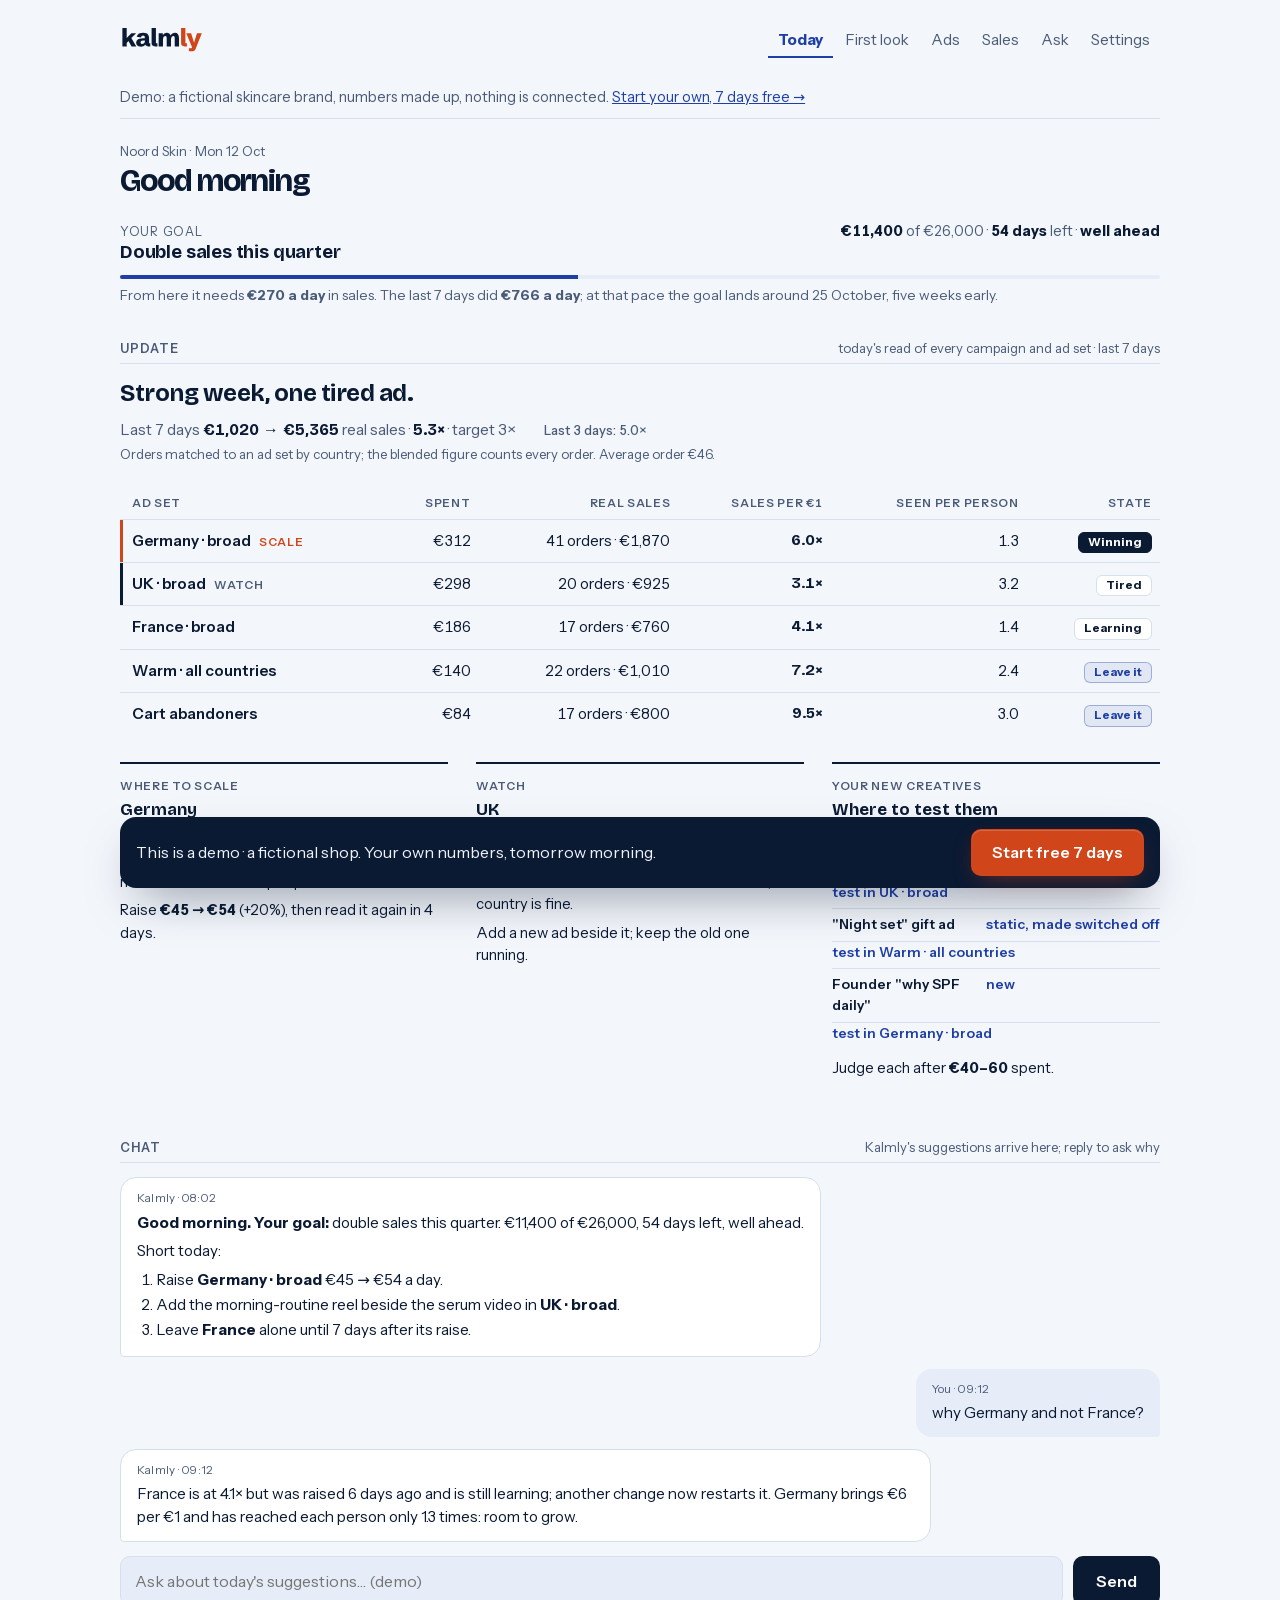
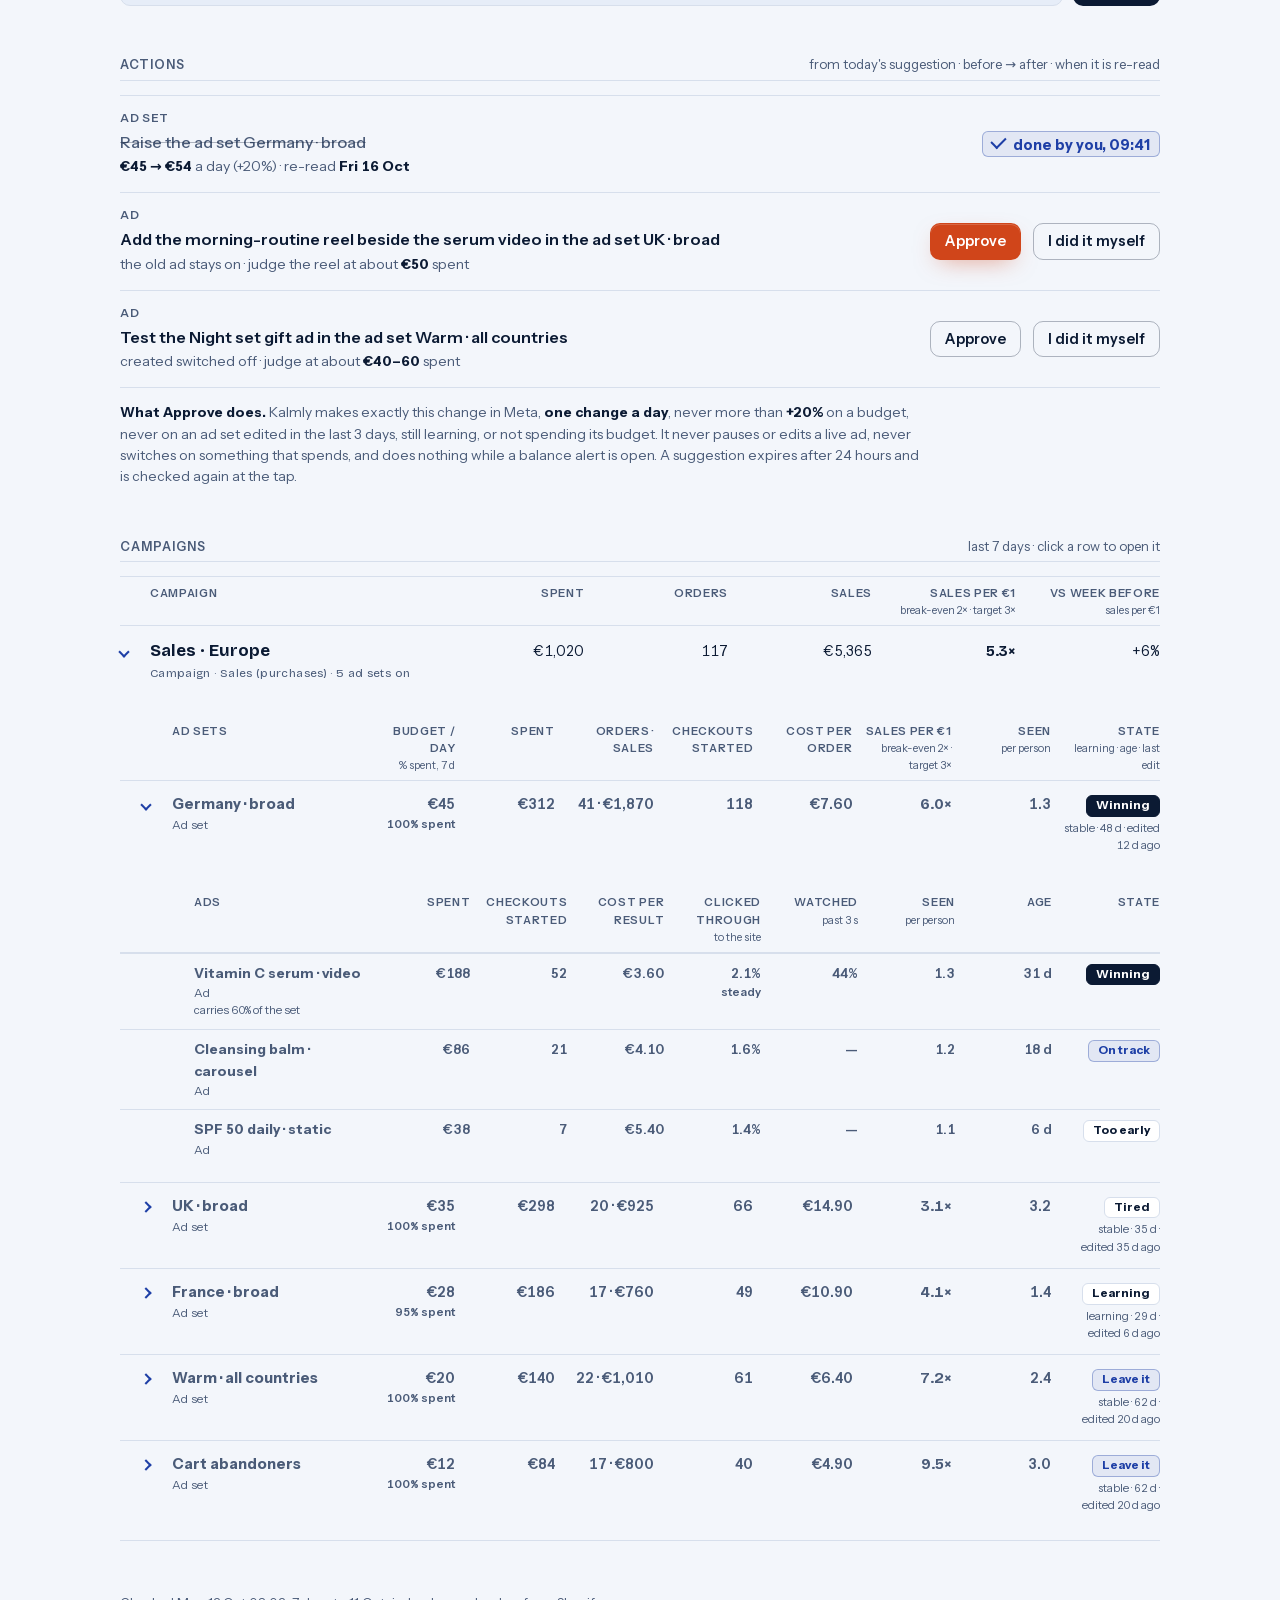
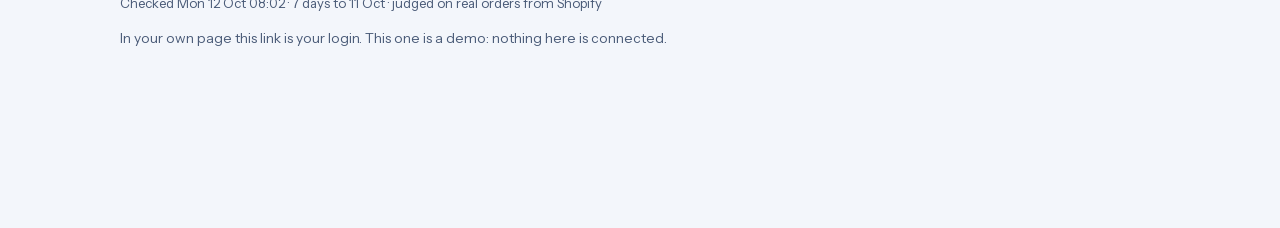
<file: demo/index.html>
<!doctype html>
<html lang="en"><head><meta charset="utf-8"><meta name="viewport" content="width=device-width,initial-scale=1">
<title>Demo dashboard — Kalmly</title><meta name="robots" content="noindex">
<link rel="icon" type="image/png" sizes="64x64" href="/favicon.png?v=2"><link rel="apple-touch-icon" sizes="180x180" href="/apple-touch-icon.png?v=2">
<meta name="theme-color" content="#F3F6FB">
<link rel="preload" href="/fonts/bricolage-var-latin.woff2" as="font" type="font/woff2" crossorigin><link rel="preload" href="/fonts/instrument-var-latin.woff2" as="font" type="font/woff2" crossorigin>
<link rel="stylesheet" href="/fonts/fonts.css">
<style>
/* Kalmly app: the light half of the "Royal" design (brand/explorations/blue-v2/variants/p3-royal.html).
   Paper page, white sheets, navy text, slate for the quiet lines, royal blue for links, the selected tab and
   the answer rule. Orange appears in exactly three places: the thin vertical marker beside today's action,
   the primary button and the logo's "ly". Status is always words, never a colour.
   Bricolage Grotesque for headings and figures, Instrument Sans for everything else. */
:root{--bg:#F3F6FB;--surface:#FFFFFF;--tint:#E6EDF8;--line:#D7DFEC;--ink:#0B1A33;--muted:#4A5B78;--link:#1E3FA6;
  --accent:#D0451A;--accent-deep:#B83A14;--accent-ink:#FFFFFF;
  --shadow:0 1px 2px rgba(11,26,51,.05),0 14px 40px -18px rgba(11,26,51,.18);
  --r-ctl:10px;--r-card:16px;
  --display:"Bricolage Grotesque","Helvetica Neue",Arial,sans-serif;--body:"Instrument Sans",-apple-system,"Segoe UI",system-ui,sans-serif;color-scheme:light}
*{box-sizing:border-box}
html{-webkit-text-size-adjust:100%}
body{margin:0;background:var(--bg);color:var(--ink);font:16px/1.55 var(--body);padding:0 16px 72px;overflow-x:hidden}
::selection{background:var(--link);color:#fff}
a{color:var(--link)}
.wrap{max-width:720px;margin:0 auto}

/* header + nav */
header{display:flex;justify-content:space-between;align-items:center;padding:22px 0 10px;gap:12px;flex-wrap:wrap}
.brand{display:flex;align-items:center;font:700 1.35rem var(--display);letter-spacing:-.03em;text-decoration:none;color:var(--ink)}
.brand b{color:var(--accent)}
.brand .wm{display:block;height:24px;width:auto}
nav{display:flex;gap:2px;flex-wrap:wrap}
nav a{color:var(--muted);text-decoration:none;font-size:.95rem;padding:6px 10px;border-radius:var(--r-ctl);white-space:nowrap}
nav a.on{color:var(--link);font-weight:700;border-bottom:2px solid var(--link);border-radius:0;padding-bottom:4px}
nav a:hover{color:var(--ink)}
.stepline{font-size:.85rem;color:var(--muted);font-weight:600}

/* type */
h1{font:700 1.8rem/1.15 var(--display);letter-spacing:-.03em;margin:18px 0 8px;text-wrap:balance;font-variation-settings:"opsz" 96}
h2{font:700 1.15rem/1.3 var(--display);letter-spacing:-.01em;margin:0 0 10px}
h3{font:700 1rem/1.3 var(--display);margin:0 0 6px}
p{margin:0 0 12px}
p.lead{color:var(--muted);margin:0 0 24px;font-size:1.02rem;max-width:60ch}
small,.muted{color:var(--muted)}
small{font-size:.86rem}
.sub{font-size:.8rem;color:var(--muted);margin:20px 0 8px;font-weight:600}
.prewrap{white-space:pre-wrap}
.hide{display:none}

/* ---------- the Today page ---------- */
.topline{font-size:.82rem;color:var(--muted);margin:22px 0 2px;letter-spacing:.01em}
h1.greet{margin:0 0 20px;font-size:2rem}
.state{font:600 1.3rem/1.35 var(--display);letter-spacing:-.015em;margin:0 0 6px;max-width:34ch;text-wrap:balance}
.health{color:var(--muted);margin:0 0 8px;max-width:60ch;font-size:1rem}
.health .btn{vertical-align:middle}

.today{margin:48px 0 44px;padding:4px 0 4px 22px;border-left:4px solid var(--line)}
.today.move{border-left-color:var(--accent)}
.today .label{font-size:.8rem;color:var(--muted);font-weight:600;margin-bottom:10px}
.today .action{font:700 2rem/1.15 var(--display);letter-spacing:-.025em;margin:0 0 14px;text-wrap:balance;max-width:24ch;font-variation-settings:"opsz" 96}
.today .action.long{font-size:1.35rem;line-height:1.3;max-width:40ch;letter-spacing:-.015em}
.today .evidence{font-size:1.05rem;font-weight:600;margin:0 0 6px;font-variant-numeric:tabular-nums}
.today .reason{color:var(--muted);font-size:.95rem;margin:0;max-width:56ch}
.moves{display:flex;flex-wrap:wrap;gap:10px 14px;align-items:center;margin-top:22px}
.moves form{margin:0}
.moves .btn{margin:0}
.moves .help{margin:0;flex-basis:100%}
.moves .quiet{color:var(--muted);font-size:.92rem}

.else{margin:0 0 40px}
.else h2{font-size:.8rem;color:var(--muted);font-family:var(--body);font-weight:600;margin:0 0 4px}
.rows{border-top:1px solid var(--line)}
.row{display:grid;grid-template-columns:minmax(120px,1.1fr) 64px minmax(110px,1fr) 1.4fr;gap:6px 16px;align-items:baseline;padding:11px 0;border-bottom:1px solid var(--line);font-size:.98rem}
.row .name{font-weight:700}
.row .ret{font-family:var(--display);font-variant-numeric:tabular-nums;font-weight:700;text-align:right}
.row .lab{font-weight:600}
.row .why{color:var(--muted);font-size:.9rem}

.acct{margin:0 0 10px}
.acct .k{font-size:.8rem;color:var(--muted);font-weight:600;margin-bottom:8px}
.acct .nums{display:grid;grid-template-columns:repeat(4,1fr);gap:12px;border-top:1px solid var(--line);border-bottom:1px solid var(--line);padding:14px 0}
.acct .nums div{min-width:0}
.acct .nums small{display:block;font-size:.78rem;color:var(--muted);margin-bottom:1px}
.acct .nums b{font:700 1.25rem/1.2 var(--display);letter-spacing:-.02em;font-variant-numeric:tabular-nums;white-space:nowrap}
.acct .more{margin:10px 0 0;font-size:.92rem}
.acct .more a{color:var(--link)}
.checked{display:flex;flex-wrap:wrap;gap:4px 12px;align-items:baseline;font-size:.82rem;color:var(--muted);margin:14px 0 40px}
.checked a{color:inherit}
form.inline{display:inline;margin:0}
.linkbtn{background:none;border:0;padding:0;font:inherit;color:var(--muted);text-decoration:underline;cursor:pointer}
.linkbtn[disabled]{opacity:.6;cursor:progress}
form.inline .working{display:inline;margin-left:8px}

/* ask */
.ask{margin:0 0 44px}
.ask label{font-size:.95rem;font-weight:600;margin:0 0 8px}
.askrow{display:flex;gap:10px;align-items:stretch}
.askrow input{flex:1;font-size:1rem;padding:11px 14px;background:var(--surface)}
.askrow .btn{margin:0;padding:0 18px;background:var(--ink);color:#fff;box-shadow:none}
.askrow .btn:hover{background:#142A70}
.chat{margin-top:18px}
.chat .q{font-weight:600;margin:16px 0 6px;font-size:.95rem}
.chat .a{border-left:2px solid var(--link);padding:2px 0 2px 14px;line-height:1.55;font-size:.95rem}
.chat .ahead{font-size:.76rem;color:var(--muted);letter-spacing:.02em;margin-bottom:4px}
.chat .a p{margin:0 0 10px;white-space:pre-wrap}.chat .a p:last-child{margin-bottom:0}
.alabel{display:block;font-size:.8rem;color:var(--muted);font-weight:600;margin-bottom:2px;white-space:normal}
.ask form.busy+.help{display:none}

/* collapsed account details */
.details{display:none;margin:0 0 20px}
.details.open,.details:target{display:block}
details.sec{border-top:1px solid var(--line);padding:14px 0}
details.sec:last-child{border-bottom:1px solid var(--line)}
details.sec>summary{cursor:pointer;font:700 1.05rem var(--display);list-style:none;display:flex;align-items:center;gap:10px}
details.sec>summary::-webkit-details-marker{display:none}
details.sec>summary::before{content:"";width:8px;height:8px;border-right:2px solid var(--link);border-bottom:2px solid var(--link);transform:rotate(-45deg);transition:transform .15s;flex:none;margin-left:2px}
details.sec[open]>summary::before{transform:rotate(45deg)}
details.sec>summary small{font-weight:400;font-family:var(--body)}
details.sec>.inner{margin-top:14px}
details.plain{border:0;padding:0;margin-top:8px}
details.plain>summary{font:600 .95rem var(--body);color:var(--muted)}
.story p{margin:0 0 14px;max-width:65ch;white-space:pre-wrap}
.story h3{margin-top:16px}
.earlier{border-top:1px solid var(--line);padding-top:12px;margin-top:12px}
.earlier small{display:block;margin-bottom:6px}
.brief{font-size:.92rem}

/* the numbers (tiles) are plain: no status colours */
.tiles{display:grid;grid-template-columns:repeat(auto-fill,minmax(160px,1fr));gap:10px 18px;margin:4px 0 8px}
.tile{min-width:0;padding:8px 0;border-top:1px solid var(--line)}
.tile .k{font-size:.78rem;color:var(--muted);font-weight:600}
.tile .v{font:700 1.4rem/1.2 var(--display);letter-spacing:-.02em;margin:2px 0;font-variant-numeric:tabular-nums}
.tile .s{font-size:.76rem;color:var(--muted);line-height:1.4}

/* ad gallery + creative insight */
.adgrid{display:grid;grid-template-columns:repeat(auto-fill,minmax(190px,1fr));gap:14px}
.ad{min-width:0}
.ad img{display:block;width:100%;aspect-ratio:4/5;object-fit:cover;background:var(--tint);border-radius:var(--r-ctl)}
.ad .noimg{aspect-ratio:4/5;display:grid;place-items:center;color:var(--muted);background:var(--tint);border:1px solid var(--line);border-radius:var(--r-ctl);text-transform:capitalize}
.ad .meta{padding:8px 0 0}
.ad .meta b{display:block;font-size:.92rem;line-height:1.3}
.ad .meta small{display:block;color:var(--muted);margin:2px 0 4px}
.ad .nums{display:flex;flex-wrap:wrap;gap:2px 10px;font-size:.8rem;font-variant-numeric:tabular-nums;color:var(--muted)}
.insight{margin-top:22px;padding-top:14px;border-top:1px solid var(--line)}
.insight h3{font-size:1.05rem;margin-bottom:8px}
.insight p{margin:0 0 6px;max-width:60ch}
.insight ul{margin:0 0 8px;padding-left:18px}
.insight li{margin:2px 0}

/* other pages: sections separated by space and hairlines, not boxes */
.set{padding:26px 0;border-top:1px solid var(--line)}
.set:first-of-type{border-top:0;padding-top:4px}
.set>h2{margin-bottom:12px}
.onboard{max-width:560px;padding:12px 0 0}
.onboard h1{font-size:2rem}
.onboard .skip{margin-top:26px}
.onboard .skip .linkbtn{font-size:.92rem}

/* cards (still used on sign-up, login, errors, admin): white sheets with a soft navy shadow */
.card{background:var(--surface);border:1px solid var(--line);border-radius:var(--r-card);padding:20px;margin:14px 0;box-shadow:var(--shadow)}
.card>h2:first-child{margin-top:0}
.notice{background:var(--surface);border:1px dashed var(--line);border-radius:var(--r-card);padding:16px 18px;color:var(--muted)}

/* flashes: system messages, quiet; an error is the same navy, set in bold words */
.flash{padding:10px 0;margin:10px 0 0;border-bottom:1px solid var(--line);color:var(--ink);font-weight:500;font-size:.95rem}
.flash.err{color:var(--ink);font-weight:600}
.flash.note{color:var(--muted);font-size:.85rem}
.flash a{color:inherit}

/* forms */
label{display:block;font-weight:600;margin:18px 0 6px}
label:first-child{margin-top:0}
input,select,textarea{width:100%;padding:12px 14px;border-radius:var(--r-ctl);border:1px solid var(--line);background:var(--surface);color:var(--ink);font:inherit;font-size:1rem;min-height:46px}
input:focus,select:focus,textarea:focus{outline:2px solid var(--link);outline-offset:1px;border-color:var(--link)}
textarea{min-height:110px;resize:vertical}
input[type=checkbox],input[type=radio]{width:20px;height:20px;min-height:0;padding:0;margin:0;accent-color:var(--link);flex:none}
.check{display:flex;gap:12px;align-items:flex-start;font-weight:600;margin:12px 0;cursor:pointer}
.check .t{font-weight:600;color:var(--ink)}
.check .t small{display:block;font-weight:400;color:var(--muted);font-size:.88rem}
.check input:disabled+.t{color:var(--muted)}
.help{display:block;color:var(--muted);font-size:.86rem;margin-top:6px;line-height:1.5}
.actions{display:flex;gap:10px;flex-wrap:wrap;align-items:center;margin-top:20px}
.actions .btn{margin-top:0}
.actions small{flex-basis:100%}
.btn{display:inline-block;padding:12px 20px;border-radius:var(--r-ctl);border:1px solid transparent;background:var(--accent);color:var(--accent-ink);cursor:pointer;font:inherit;font-weight:600;text-decoration:none;margin-top:12px;line-height:1.3;box-shadow:0 1px 0 rgba(255,255,255,.18) inset,0 8px 24px -10px rgba(208,69,26,.6);transition:background .2s,border-color .2s}
.btn:hover{background:var(--accent-deep)}
.btn.ghost{background:transparent;border-color:rgba(11,26,51,.3);color:var(--ink);box-shadow:none}
.btn.ghost:hover{background:rgba(11,26,51,.04);border-color:var(--ink)}
.btn.small{padding:8px 14px;font-size:.9rem;margin-top:0}
.btn[disabled],.btn[aria-busy=true]{opacity:.6;cursor:progress;filter:none}
.working{display:none;color:var(--muted);font-size:.9rem;margin-top:8px}
form.busy .working{display:block}
.working::before{content:"";display:inline-block;width:12px;height:12px;border:2px solid var(--line);border-top-color:var(--link);border-radius:50%;margin-right:8px;vertical-align:-2px;animation:spin .9s linear infinite}
@keyframes spin{to{transform:rotate(360deg)}}
a:focus-visible,.btn:focus-visible,summary:focus-visible,.chip:focus-visible,nav a:focus-visible,.linkbtn:focus-visible{outline:2px solid var(--link);outline-offset:3px;border-radius:var(--r-ctl)}

/* lists, code, tables, tags */
ol.howto{padding-left:22px;margin:8px 0}ol.howto li{margin:8px 0;padding-left:4px}
code{background:var(--surface);border:1px solid var(--line);padding:1px 6px;border-radius:6px;font-size:.92em;word-break:break-all}
table{width:100%;border-collapse:collapse;font-size:.92rem;font-variant-numeric:tabular-nums}
td,th{text-align:left;padding:9px 8px;border-bottom:1px solid var(--line);vertical-align:top}
tr:last-child td{border-bottom:0}
table.data th{font-size:.78rem;color:var(--muted);font-weight:600;white-space:nowrap}
table.data td{white-space:nowrap}
table.data td.wrap,table.data td.main{white-space:normal}
table.data td.main{min-width:120px}
table.tight{font-size:.84rem}table.tight td,table.tight th{padding:7px 5px}
.scroll{overflow-x:auto;-webkit-overflow-scrolling:touch}
.tag{display:inline-block;padding:2px 9px;border-radius:999px;font-size:.8rem;background:var(--surface);border:1px solid var(--line);white-space:nowrap;font-weight:600}
.tag.ok,.tag.warn,.tag.bad{background:var(--surface);color:var(--ink)}
.seg{display:grid;grid-template-columns:1fr 1.3fr 1.3fr;gap:8px;margin:6px 0}
.seg.head{font-size:.8rem;color:var(--muted);margin-top:12px}
.chips{display:flex;flex-wrap:wrap;gap:8px;margin:8px 0}
.chip{border:1px solid var(--line);border-radius:999px;padding:6px 14px;cursor:pointer;background:var(--surface);color:var(--ink);font:inherit;font-size:.9rem}
.chip:hover{border-color:var(--link);color:var(--link)}
.segprev{margin:-4px 0 10px}
details.danger{margin-top:16px}
details.danger>summary{cursor:pointer;color:var(--muted);font-size:.92rem}
.foot{font-size:.85rem;color:var(--muted);margin-top:36px}

/* phones */
@media (max-width:560px){
  body{padding:0 16px 56px}
  header{padding-top:16px}
  nav{width:100%;overflow-x:auto;flex-wrap:nowrap;margin:0 -16px;padding:0 12px 4px;scrollbar-width:none}
  nav::-webkit-scrollbar{display:none}
  h1{font-size:1.55rem}
  h1.greet,.onboard h1{font-size:1.7rem}
  .state{font-size:1.15rem}
  .today{margin:36px 0 34px;padding-left:16px}
  .today .action{font-size:1.6rem}
  .today .action.long{font-size:1.2rem}
  .today .evidence{font-size:.98rem}
  .row{grid-template-columns:1fr auto;gap:2px 12px;padding:10px 0}
  .row .lab{grid-column:1}
  .row .why{grid-column:1/-1}
  .acct .nums{grid-template-columns:1fr 1fr;gap:12px 16px}
  .acct .nums b{font-size:1.15rem}
  .askrow{flex-direction:column}
  .askrow .btn{padding:12px 20px}
  .tiles{grid-template-columns:repeat(2,minmax(0,1fr));gap:8px 14px}
  .tile .v{font-size:1.25rem}
  .card{padding:16px}
  .seg{grid-template-columns:1fr;gap:6px;margin:10px 0}
  #segs .seg{padding-bottom:12px;border-bottom:1px solid var(--line)}
  .seg.head{display:none}
  .adgrid{grid-template-columns:repeat(2,minmax(0,1fr));gap:10px}
  /* tables become stacked rows: each cell shows its own label */
  table.stack thead{display:none}
  table.stack tr{display:block;padding:10px 0;border-bottom:1px solid var(--line)}
  table.stack tr:last-child{border-bottom:0}
  table.stack td{display:flex;justify-content:space-between;align-items:baseline;gap:12px;border:0;padding:3px 0;white-space:normal}
  table.stack td::before{content:attr(data-label);color:var(--muted);font-size:.78rem;flex:none}
  table.stack td.main{display:block;font-size:1rem;padding-bottom:4px}
  table.stack td.main::before{display:none}
}

/* ---------- something to add ---------- */
.newthing{margin:0 0 44px;padding:4px 0 4px 22px;border-left:4px solid var(--line)}
.newthing .label{font-size:.8rem;color:var(--muted);font-weight:600;margin-bottom:10px}
.newthing .add-text{font:600 1.25rem/1.3 var(--display);letter-spacing:-.015em;margin:0 0 14px;max-width:40ch;text-wrap:balance}
.add-facts{margin:0 0 6px;max-width:60ch}
.add-facts div{display:grid;grid-template-columns:9.5rem 1fr;gap:12px;padding:8px 0;border-top:1px solid var(--line)}
.add-facts div:last-child{border-bottom:1px solid var(--line)}
.add-facts dt{color:var(--muted);font-size:.86rem}
.add-facts dd{margin:0;font-size:.97rem}
.newthing .steps{margin:12px 0 4px;max-width:60ch}
.newthing .steps summary{cursor:pointer;font-weight:600;font-size:.95rem}
.newthing .steps ol{margin:10px 0 0;padding-left:1.3rem}
.newthing .steps li{margin:0 0 6px;font-size:.95rem}
.newthing .tracked{color:var(--muted);font-size:.92rem;margin:12px 0 0;max-width:60ch}
.newthing .tracked b{color:var(--ink)}
@media (max-width:560px){.newthing{padding-left:16px}.add-facts div{grid-template-columns:1fr;gap:2px}}

/* ---------- the first look ---------- */
.flcard{margin:0 0 38px;padding:4px 0 4px 22px;border-left:4px solid var(--line)}
.flcard .label{font-size:.8rem;color:var(--muted);font-weight:600;margin-bottom:8px}
.fl-head{font:600 1.3rem/1.35 var(--display);letter-spacing:-.015em;margin:0 0 8px;max-width:36ch;text-wrap:balance}
.fl-head.big{font-size:1.65rem;max-width:30ch}
.fl-verdict{color:var(--ink);margin:0 0 10px;max-width:62ch;font-size:1.02rem}
.pulse{display:inline-block;width:10px;height:10px;border-radius:50%;background:var(--link);margin-right:8px;vertical-align:1px;animation:pulse 1.2s ease-in-out infinite}
@keyframes pulse{0%,100%{opacity:.25}50%{opacity:1}}
.flwait{margin:22px 0 34px}
.readlist{margin:10px 0 0;padding-left:1.2rem;color:var(--muted);font-size:.95rem}
.flhead{margin:0 0 34px}
.flmeta{margin:6px 0 4px}
.flblock{margin:0 0 40px}
.flblock>h2{font-size:1.15rem}
.flblock>h2 small{font-family:var(--body);font-weight:400;color:var(--muted);font-size:.85rem;margin-left:6px}
.flblock.urgent{border-left:4px solid var(--ink);padding-left:18px}
.flblock.urgent h2{color:var(--ink)}
.lvlh{font-size:.8rem;color:var(--muted);font-family:var(--body);font-weight:600;margin:20px 0 6px}
.flist{margin:0;padding:0;list-style:none;border-top:1px solid var(--line)}
.flist li{padding:10px 0;border-bottom:1px solid var(--line);font-size:.98rem;max-width:68ch}
.flist .sev{display:inline-block;font-size:.76rem;font-weight:700;margin-right:8px;color:var(--muted);vertical-align:1px}
.flist .sev-high .sev{color:var(--ink)}
.tree,.tree ul{list-style:none;margin:0;padding:0}
.tree .tree{margin:10px 0 0 6px;padding-left:18px;border-left:1px solid var(--line)}
.node{margin:0 0 22px}
.node .tree .node:last-child{margin-bottom:6px}
.nhead{display:flex;flex-wrap:wrap;gap:4px 10px;align-items:baseline}
.nhead .lvl{font-size:.76rem;color:var(--muted);font-weight:600}
.nname{font:700 1.05rem/1.3 var(--display);letter-spacing:-.01em;word-break:break-word}
.l-campaign>.nhead .nname{font-size:1.2rem}
/* keep / change / new: the same three chips as the site's plan card */
.act{font-size:.74rem;font-weight:700;letter-spacing:.01em;padding:2px 9px;border-radius:6px;border:1px solid var(--ink);background:var(--ink);color:#fff;line-height:1.3}
.act.keep{background:rgba(30,63,166,.10);border-color:rgba(30,63,166,.35);color:var(--link)}
.act.new{background:transparent;border:1px dashed rgba(11,26,51,.45);color:var(--ink)}
.when{font-size:.82rem;color:var(--muted);font-variant-numeric:tabular-nums}
.node .do{margin:4px 0 0;font-weight:600;font-size:.97rem}
.node .why{margin:3px 0 0;color:var(--ink);font-size:.95rem;max-width:64ch}
.node .stats{margin:2px 0 0;color:var(--muted);font-size:.84rem;font-variant-numeric:tabular-nums}
.node .add-facts{margin:10px 0 0}
.node .add-facts dd small{color:var(--muted)}
.node .steps{margin:10px 0 4px;max-width:62ch}
.node .steps summary{cursor:pointer;font-weight:600;font-size:.95rem}
.node .steps ol{margin:10px 0 0;padding-left:1.3rem}
.node .steps li{margin:0 0 6px;font-size:.95rem}
.node .moves{margin-top:12px}
.node .result{color:var(--ink);font-weight:500}
.weeks .wk{display:grid;grid-template-columns:5rem 1fr;gap:12px;padding:12px 0;border-bottom:1px solid var(--line)}
.weeks .dd{font:700 .95rem var(--display)}
.weeks .tt{font-size:.97rem;max-width:64ch}
.nextup{margin:16px 0 0;font-size:1rem}
@media (max-width:560px){.weeks .wk{grid-template-columns:1fr;gap:2px}.tree .tree{padding-left:12px;margin-left:2px}}

/* ---------- dashboard v3: Update · Chat · Actions · Campaigns ---------- */
.wrap{max-width:1040px}
.blk{margin:0 0 52px}
.blk>h2{font:600 .78rem/1 var(--body);letter-spacing:.08em;text-transform:uppercase;color:var(--muted);margin:0 0 14px;padding-bottom:8px;border-bottom:1px solid var(--line);display:flex;justify-content:space-between;align-items:baseline}
.blk>h2 small{letter-spacing:0;text-transform:none;font-weight:400;font-size:.82rem}
.num{font-variant-numeric:tabular-nums}
/* update */
.headline{font:700 1.5rem/1.25 var(--display);letter-spacing:-.02em;margin:0 0 10px;max-width:30ch;text-wrap:balance}
.totals{display:flex;flex-wrap:wrap;gap:6px 28px;margin:0 0 20px;font-size:.98rem}
.totals>div{white-space:nowrap}
.totals span{color:var(--muted)}.totals b{font-family:var(--display);font-weight:700}
.sets{width:100%;border-collapse:collapse;font-size:.95rem;font-variant-numeric:tabular-nums;margin:0 0 26px}
.sets th{font-size:.72rem;letter-spacing:.06em;text-transform:uppercase;color:var(--muted);font-weight:600;text-align:right;padding:6px 8px;border-bottom:1px solid var(--line);white-space:nowrap}
.sets th:first-child,.sets td:first-child{text-align:left;padding-left:12px}
.sets td{text-align:right;padding:9px 8px;border-bottom:1px solid var(--line);white-space:nowrap}
.sets td:first-child{font-weight:600;white-space:normal}
.sets td.r{font-family:var(--display);font-weight:700}
.sets tr.win td:first-child{box-shadow:inset 3px 0 0 var(--accent)}
.sets tr.warn td:first-child{box-shadow:inset 3px 0 0 var(--ink)}
.sets .mk{display:inline-block;margin-left:8px;font-size:.72rem;letter-spacing:.06em;text-transform:uppercase;color:var(--muted);font-weight:600}
.sets tr.win .mk{color:var(--accent)}
.finds{display:grid;grid-template-columns:repeat(3,minmax(0,1fr));gap:0 28px}
.find{min-width:0;padding:14px 0 4px;border-top:2px solid var(--ink)}
.find .k{font-size:.72rem;letter-spacing:.06em;text-transform:uppercase;color:var(--muted);font-weight:600;margin-bottom:4px}
.find h3{font:700 1.05rem/1.3 var(--display);margin:0 0 6px}
.find p{font-size:.92rem;margin:0 0 6px;line-height:1.5}
.find b{font-variant-numeric:tabular-nums}
.reels{width:100%;border-collapse:collapse;font-size:.86rem;margin-top:6px}
.reels td{padding:5px 0;border-top:1px solid var(--line);vertical-align:top}
.reels td:first-child{font-weight:600;padding-right:10px}
.reels td+td{white-space:nowrap;color:var(--muted)}
.reels td:last-child{color:var(--link);font-weight:600}
/* chat */
.thread{display:flex;flex-direction:column;gap:12px;margin:0 0 14px}
.msg{max-width:78%;padding:12px 16px;border-radius:16px;font-size:.95rem;line-height:1.5}
.msg .who{display:block;font-size:.72rem;color:var(--muted);margin-bottom:4px;letter-spacing:.02em}
.msg.k{align-self:flex-start;background:var(--surface);border:1px solid var(--line);border-bottom-left-radius:4px}
.msg.me{align-self:flex-end;background:var(--tint);border-bottom-right-radius:4px}
.msg ol{margin:4px 0 0;padding-left:1.2rem}.msg li{margin:2px 0}
.msg p{margin:0 0 6px}.msg p:last-child{margin:0}
.compose{display:flex;gap:10px}
.compose input{flex:1;background:var(--surface);min-height:48px}
.compose .btn{margin:0;background:var(--ink);color:#fff;box-shadow:none;padding:0 22px}
.compose .btn:hover{background:#142A70}
/* actions */
.acts{list-style:none;margin:0;padding:0;border-top:1px solid var(--line)}
.acts li{display:grid;grid-template-columns:1fr auto auto;gap:8px 12px;align-items:center;padding:14px 0;border-bottom:1px solid var(--line)}
.acts .lvl{display:block;font-size:.72rem;letter-spacing:.06em;text-transform:uppercase;color:var(--muted);font-weight:600;margin-bottom:2px}
.acts .t{font-weight:600;font-size:1rem}
.acts .t b{font-variant-numeric:tabular-nums}
.acts .btn{margin:0}
.acts li.done{color:var(--muted)}
.acts li.done .t{font-weight:500;text-decoration:line-through;text-decoration-color:rgba(11,26,51,.3)}
.acts li.done .st{grid-column:2/4;font-size:.9rem;white-space:nowrap}
.acts li.done .st::before{content:"";display:inline-block;width:7px;height:12px;border-right:2px solid var(--link);border-bottom:2px solid var(--link);transform:rotate(45deg);margin:0 10px 2px 2px}
.acts+.help{margin-top:12px}
/* campaigns */
.camps{border-top:1px solid var(--line)}
.camps details{border-bottom:1px solid var(--line)}
.camps summary{list-style:none;cursor:pointer;display:grid;gap:4px 12px;align-items:baseline;padding:12px 0;font-size:.95rem;font-variant-numeric:tabular-nums}
.camps summary::-webkit-details-marker{display:none}
.camps summary:focus-visible{outline:2px solid var(--link);outline-offset:2px;border-radius:6px}
.camps .c>summary{grid-template-columns:18px minmax(160px,2fr) repeat(5,minmax(0,1fr))}
.camps .s>summary{grid-template-columns:18px minmax(160px,2fr) repeat(5,minmax(0,1fr));padding-left:22px;font-size:.92rem}
.camps .a{display:grid;grid-template-columns:18px minmax(160px,2fr) repeat(5,minmax(0,1fr));gap:4px 12px;align-items:baseline;padding:9px 0 9px 44px;font-size:.88rem;border-top:1px solid var(--line);font-variant-numeric:tabular-nums}
.camps .car{width:8px;height:8px;border-right:2px solid var(--link);border-bottom:2px solid var(--link);transform:rotate(-45deg);display:inline-block;transition:transform .15s}
.camps details[open]>summary .car{transform:rotate(45deg)}
.camps .nm{font-weight:700;min-width:0}
.camps .c>summary .nm{font-family:var(--display);font-size:1.05rem}
.camps .nm small{display:block;font-weight:400;color:var(--muted);font-size:.74rem;letter-spacing:.03em}
.camps .v{text-align:right;white-space:nowrap}
.camps .v small{display:block;color:var(--muted);font-size:.72rem}
.camps .v.r{font-family:var(--display);font-weight:700}
.camps .hd{display:grid;grid-template-columns:18px minmax(160px,2fr) repeat(5,minmax(0,1fr));gap:12px;padding:8px 0 6px;font-size:.7rem;letter-spacing:.06em;text-transform:uppercase;color:var(--muted);font-weight:600;border-bottom:1px solid var(--line)}
.camps .hd span{text-align:right}.camps .hd span:nth-child(2){text-align:left}
.camps .s{border-top:1px solid var(--line);border-bottom:0}
.camps .s:first-of-type{border-top:0}
.camps .sub{padding-bottom:6px}
.act.chg{background:var(--ink);color:#fff}
.chipcell{text-align:right}
@media (max-width:560px){
  .wrap{max-width:none}
  .finds{grid-template-columns:1fr}
  .sets th:nth-child(5),.sets td:nth-child(5){display:none}
  .sets{font-size:.88rem}.sets td,.sets th{padding:8px 4px}
  .msg{max-width:92%}
  .acts li{grid-template-columns:auto auto 1fr;justify-content:start}
  .acts li>div{grid-column:1/-1}
  .acts li.done .st{grid-column:1/-1}
  .camps .c>summary,.camps .s>summary,.camps .a,.camps .hd{grid-template-columns:14px 1fr repeat(2,minmax(0,1fr))}
  .camps .v:nth-child(n+5),.camps .hd span:nth-child(n+5){display:none}
  .camps .a{padding-left:30px}
}

/* v3.1: goal row, funding strip, state chips, wider level tables */
.goal{display:grid;grid-template-columns:1fr auto;gap:4px 24px;align-items:baseline;margin:0 0 10px}
.goal .g{font:700 1.15rem/1.3 var(--display);letter-spacing:-.01em}
.goal .g small{font:400 .78rem var(--body);color:var(--muted);letter-spacing:.06em;text-transform:uppercase;display:block;margin-bottom:2px}
.goal .p{font-size:.92rem;color:var(--muted);text-align:right;font-variant-numeric:tabular-nums}
.goal .p b{color:var(--ink)}
.bar{height:4px;background:var(--tint);border-radius:2px;margin:0 0 6px;overflow:hidden}
.bar i{display:block;height:100%;width:38%;background:var(--link)}
.bar+.help{margin:0 0 36px}
.fund{display:grid;grid-template-columns:1fr auto;gap:10px 24px;align-items:center;padding:16px 20px;margin:0 0 44px;background:var(--surface);border:1px solid var(--line);border-left:4px solid var(--accent);border-radius:12px;box-shadow:var(--shadow)}
.fund .k{font-size:.72rem;letter-spacing:.06em;text-transform:uppercase;color:var(--muted);font-weight:600;margin-bottom:3px}
.fund .t{font:700 1.1rem/1.35 var(--display);margin:0 0 2px}
.fund .t b{font-variant-numeric:tabular-nums}
.fund p{margin:0;font-size:.92rem;color:var(--muted)}
.fund .btn{margin:0;white-space:nowrap}
.trend{font-size:.82rem;color:var(--muted);font-weight:500}
.sets td.r small,.camps .v.r small{font-weight:400;color:var(--muted)}
.note{font-size:.82rem;color:var(--muted);margin:-18px 0 24px}
.st{display:inline-block;padding:2px 9px;border-radius:6px;font-size:.74rem;font-weight:700;border:1px solid rgba(30,63,166,.35);background:rgba(30,63,166,.08);color:var(--link);line-height:1.3;white-space:nowrap}
.st.win{background:var(--ink);border-color:var(--ink);color:#fff}
.st.tired,.st.early,.st.learn{background:var(--surface);border-color:var(--line);color:var(--ink)}
.camps .c>summary{grid-template-columns:18px minmax(170px,2.2fr) repeat(5,minmax(0,1fr))}
.camps .s>summary{grid-template-columns:18px minmax(150px,1.9fr) repeat(7,minmax(0,.9fr)) minmax(96px,1fr)}
.camps .a{grid-template-columns:18px minmax(150px,1.9fr) repeat(7,minmax(0,.9fr)) minmax(96px,1fr)}
.camps .hd.c7{grid-template-columns:18px minmax(170px,2.2fr) repeat(5,minmax(0,1fr))}
.camps .hd.s9{grid-template-columns:18px minmax(150px,1.9fr) repeat(7,minmax(0,.9fr)) minmax(96px,1fr)}
.camps .hd span b{display:block;font-weight:400;letter-spacing:0;text-transform:none;font-size:.68rem}
.camps .v small.tr{display:inline;margin-left:4px}
.camps .meta{display:block;font-size:.7rem;color:var(--muted);font-weight:400;margin-top:3px;white-space:normal}
.camps .flag{display:block;font-size:.72rem;color:var(--muted);font-weight:400}
.camps summary{font-size:.9rem}.camps .a{font-size:.86rem}
.acts .ba{display:block;font-size:.88rem;color:var(--muted);margin-top:2px}
.acts .ba b{color:var(--ink);font-variant-numeric:tabular-nums}
.rules{font-size:.86rem;color:var(--muted);margin-top:14px;line-height:1.55;max-width:80ch}
.rules b{color:var(--ink)}
@media (max-width:560px){
  .wrap{max-width:none}.goal{grid-template-columns:1fr}.goal .p{text-align:left}
  .fund{grid-template-columns:1fr}
  .camps .c>summary,.camps .hd.c7{grid-template-columns:14px 1fr repeat(2,minmax(0,1fr))}
  .camps .s>summary,.camps .a,.camps .hd.s9{grid-template-columns:14px 1fr repeat(2,minmax(0,1fr))}
  .camps .v:nth-child(n+5),.camps .hd span:nth-child(n+5){display:none}
  .camps .chipcell{display:block!important;grid-column:1/-1;text-align:left;padding-left:14px}
}

.blk>h2{flex-wrap:wrap;gap:4px 12px}
@media (max-width:560px){
  .totals>div{white-space:normal}
  .sets{font-size:.84rem}.sets td,.sets th{padding:8px 3px}.sets .mk{display:block;margin:2px 0 0}
  .sets th:nth-child(5),.sets td:nth-child(5){display:none}
}

/* demo page only */
.banner{color:var(--muted);border-bottom:1px solid var(--line);padding:10px 0;font-size:.9rem;margin:8px 0 0}
.banner a{color:var(--link)}
nav a{cursor:default}
.compose .btn{display:inline-flex;align-items:center}
.compose input[disabled]{color:var(--muted);background:var(--tint);border-color:var(--line)}
.sticky-cta{position:sticky;bottom:12px;background:var(--ink);color:#EEF2FB;border-radius:var(--r-card);padding:12px 16px;display:flex;justify-content:space-between;align-items:center;gap:12px;margin-top:36px;flex-wrap:wrap;box-shadow:0 20px 50px -20px rgba(11,26,51,.6)}
.sticky-cta .btn{margin:0}
.checked{font-size:.82rem;color:var(--muted);margin:8px 0 0}
.foot{font-size:.86rem;color:var(--muted);margin:14px 0 0}
@media (max-width:560px){nav{width:100%;overflow-x:auto;flex-wrap:nowrap;margin:0 -16px;padding:0 12px 4px;scrollbar-width:none}}
</style></head>
<body>
<svg width="0" height="0" style="position:absolute" aria-hidden="true"><defs>
<symbol id="wm" viewBox="0 0 660 190"><g transform="translate(6,146)">
<path style="fill:var(--wm-k,#F3F6FB)" d="M12.98828125 0.0V-146.484375H47.265625V-67.48046875L84.375 -105.46875H122.0703125L83.88671875 -66.2109375L123.73046875 0.0H86.03515625L61.23046875 -42.48046875L47.265625 -28.02734375V0.0Z"/>
<path style="fill:var(--wm-k,#F3F6FB)" d="M161.06640625 2.5390625Q151.203125 2.5390625 142.365234375 -0.78125Q133.52734375 -4.1015625 128.05859375 -11.1328125Q122.58984375 -18.1640625 122.58984375 -29.39453125Q122.58984375 -41.50390625 129.572265625 -49.365234375Q136.5546875 -57.2265625 149.298828125 -61.1328125Q162.04296875 -65.0390625 179.62109375 -65.0390625H193.29296875L191.53515625 -61.9140625V-68.1640625Q191.53515625 -77.734375 188.263671875 -82.12890625Q184.9921875 -86.5234375 177.47265625 -86.5234375Q170.1484375 -86.5234375 166.33984375 -82.6171875Q162.53125 -78.7109375 161.359375 -71.19140625L127.1796875 -76.7578125Q129.1328125 -85.64453125 135.138671875 -92.7734375Q141.14453125 -99.90234375 152.033203125 -104.1015625Q162.921875 -108.30078125 179.328125 -108.30078125Q193.78125 -108.30078125 204.083984375 -104.00390625Q214.38671875 -99.70703125 219.904296875 -89.35546875Q225.421875 -79.00390625 225.421875 -60.7421875V-29.8828125Q225.421875 -26.5625 226.349609375 -25.48828125Q227.27734375 -24.4140625 230.3046875 -24.4140625H234.6015625V0.0H219.3671875Q206.0859375 0.0 199.54296875 -6.396484375Q193.0 -12.79296875 193.0 -25.1953125V-29.1015625L199.25 -26.46484375Q198.078125 -22.16796875 195.783203125 -17.1875Q193.48828125 -12.20703125 189.2890625 -7.71484375Q185.08984375 -3.22265625 178.205078125 -0.341796875Q171.3203125 2.5390625 161.06640625 2.5390625ZM171.3203125 -19.7265625Q177.66796875 -19.7265625 182.2578125 -22.55859375Q186.84765625 -25.390625 189.38671875 -30.76171875Q191.92578125 -36.1328125 191.92578125 -43.75V-46.58203125H181.28125Q171.90625 -46.58203125 166.73046875 -44.140625Q161.5546875 -41.69921875 159.552734375 -38.18359375Q157.55078125 -34.66796875 157.55078125 -31.4453125Q157.55078125 -29.296875 158.625 -26.5625Q159.69921875 -23.828125 162.62890625 -21.77734375Q165.55859375 -19.7265625 171.3203125 -19.7265625Z"/>
<path style="fill:var(--wm-k,#F3F6FB)" d="M273.109375 0.0Q259.14453125 0.0 252.2109375 -6.34765625Q245.27734375 -12.6953125 245.27734375 -25.1953125V-146.484375H279.5546875V-29.8828125Q279.5546875 -26.5625 280.482421875 -25.48828125Q281.41015625 -24.4140625 284.4375 -24.4140625H291.6640625V0.0Z"/>
<path style="fill:var(--wm-k,#F3F6FB)" d="M301.4609375 0.0V-105.46875H334.76171875V-88.96484375Q339.7421875 -98.53515625 347.701171875 -103.3203125Q355.66015625 -108.10546875 366.3046875 -108.10546875Q377.53515625 -108.10546875 385.0546875 -102.783203125Q392.57421875 -97.4609375 396.1875 -87.109375Q402.53515625 -98.53515625 411.568359375 -103.3203125Q420.6015625 -108.10546875 430.26953125 -108.10546875Q446.578125 -108.10546875 454.9765625 -96.6796875Q463.375 -85.25390625 463.375 -63.4765625V0.0H429.1953125V-64.453125Q429.1953125 -69.23828125 428.21875 -73.388671875Q427.2421875 -77.5390625 424.703125 -80.17578125Q422.1640625 -82.8125 417.18359375 -82.8125Q411.03125 -82.8125 407.125 -78.466796875Q403.21875 -74.12109375 401.36328125 -66.845703125Q399.5078125 -59.5703125 399.5078125 -50.68359375V0.0H365.328125V-64.453125Q365.328125 -69.23828125 364.400390625 -73.4375Q363.47265625 -77.63671875 360.884765625 -80.224609375Q358.296875 -82.8125 353.31640625 -82.8125Q347.1640625 -82.8125 343.2578125 -78.515625Q339.3515625 -74.21875 337.544921875 -66.943359375Q335.73828125 -59.66796875 335.73828125 -50.5859375V0.0Z"/>
<path style="fill:var(--wm-ly,#D0451A)" d="M507.546875 0.0Q493.58203125 0.0 486.6484375 -6.34765625Q479.71484375 -12.6953125 479.71484375 -25.1953125V-146.484375H513.9921875V-29.8828125Q513.9921875 -26.5625 514.919921875 -25.48828125Q515.84765625 -24.4140625 518.875 -24.4140625H526.1015625V0.0Z"/>
<path style="fill:var(--wm-ly,#D0451A)" d="M541.953125 38.0859375V13.671875H560.5078125Q562.65625 13.671875 563.73046875 12.890625Q564.8046875 12.109375 565.68359375 9.86328125L570.17578125 -2.05078125L568.515625 9.765625L521.15234375 -105.46875H559.43359375L584.140625 -25.09765625L581.50390625 -25.29296875L606.11328125 -105.46875H644.39453125L595.859375 18.45703125Q591.3671875 29.98046875 583.701171875 34.033203125Q576.03515625 38.0859375 565.29296875 38.0859375Z"/>
</g></symbol>
</defs></svg>
<div class="wrap">
<header><a class="brand" href="/" aria-label="Kalmly home"><svg class="wm" viewBox="0 0 660 190" style="--wm-k:#0B1A33;--wm-ly:#D0451A" width="83" height="24"><use href="#wm"/></svg></a><nav aria-label="Your pages"><a class="on" aria-current="page">Today</a><a>First look</a><a>Ads</a><a>Sales</a><a>Ask</a><a>Settings</a></nav></header>
<div class="banner">Demo: a fictional skincare brand, numbers made up, nothing is connected. <a href="/start">Start your own, 7 days free →</a></div>
<main>
<p class="topline">Noord Skin · Mon 12 Oct</p>
<h1 class="greet">Good morning</h1>

<div class="goal"><div class="g"><small>Your goal</small>Double sales this quarter</div><div class="p"><b>€11,400</b> of €26,000 · <b>54 days</b> left · <b>well ahead</b></div></div>
<div class="bar"><i style="width:44%"></i></div>
<p class="help">From here it needs <b>€270 a day</b> in sales. The last 7 days did <b>€766 a day</b>; at that pace the goal lands around 25 October, five weeks early.</p>

<section class="blk" id="update">
<h2>Update <small>today's read of every campaign and ad set · last 7 days</small></h2>
<p class="headline">Strong week, one tired ad.</p>
<div class="totals num"><div><span>Last 7 days</span> <b>€1,020 → €5,365</b> <span>real sales ·</span> <b>5.3×</b> <span>· target 3×</span></div><div><span class="trend">Last 3 days: 5.0×</span></div></div>
<p class="note">Orders matched to an ad set by country; the blended figure counts every order. Average order €46.</p>
<div class="scroll"><table class="sets"><thead><tr><th>Ad set</th><th>Spent</th><th>Real sales</th><th>Sales per €1</th><th>Seen per person</th><th>State</th></tr></thead><tbody>
<tr class="win"><td>Germany · broad<span class="mk">Scale</span></td><td>€312</td><td>41 orders · €1,870</td><td class="r">6.0×</td><td>1.3</td><td><span class="st win">Winning</span></td></tr>
<tr class="warn"><td>UK · broad<span class="mk">Watch</span></td><td>€298</td><td>20 orders · €925</td><td class="r">3.1×</td><td>3.2</td><td><span class="st tired">Tired</span></td></tr>
<tr><td>France · broad</td><td>€186</td><td>17 orders · €760</td><td class="r">4.1×</td><td>1.4</td><td><span class="st learn">Learning</span></td></tr>
<tr><td>Warm · all countries</td><td>€140</td><td>22 orders · €1,010</td><td class="r">7.2×</td><td>2.4</td><td><span class="st ok">Leave it</span></td></tr>
<tr><td>Cart abandoners</td><td>€84</td><td>17 orders · €800</td><td class="r">9.5×</td><td>3.0</td><td><span class="st ok">Leave it</span></td></tr>
</tbody></table></div>
<div class="finds">
  <div class="find"><div class="k">Where to scale</div><h3>Germany</h3><p>It spends its full <b>€45 a day</b> at <b>6.0×</b>, and people have seen the ads only <b>1.3 times</b> each, so the next euros reach new people.</p><p>Raise <b>€45 → €54</b> (+20%), then read it again in 4 days.</p></div>
  <div class="find"><div class="k">Watch</div><h3>UK</h3><p>The 5-week-old before-and-after serum video is seen <b>3.2 times</b> per person and its click rate fell from <b>1.9% to 1.0%</b>. The audience is tired, the country is fine.</p><p>Add a new ad beside it; keep the old one running.</p></div>
  <div class="find"><div class="k">Your new creatives</div><h3>Where to test them</h3>
    <table class="reels"><tr><td>15-second "morning routine" reel</td><td>540 likes · 61 saves</td></tr><tr><td style="border:0;padding-top:0" colspan="2">test in UK · broad</td></tr><tr><td>"Night set" gift ad</td><td>static, made switched off</td></tr><tr><td style="border:0;padding-top:0" colspan="2">test in Warm · all countries</td></tr><tr><td>Founder "why SPF daily"</td><td>new</td></tr><tr><td style="border:0;padding-top:0" colspan="2">test in Germany · broad</td></tr></table>
    <p style="margin-top:8px">Judge each after <b>€40–60</b> spent.</p></div>
</div>
</section>

<section class="blk" id="chat">
<h2>Chat <small>Kalmly's suggestions arrive here; reply to ask why</small></h2>
<div class="thread">
  <div class="msg k"><span class="who">Kalmly · 08:02</span><p><b>Good morning. Your goal:</b> double sales this quarter. €11,400 of €26,000, 54 days left, well ahead.</p><p>Short today:</p><ol><li>Raise <b>Germany · broad</b> €45 → €54 a day.</li><li>Add the morning-routine reel beside the serum video in <b>UK · broad</b>.</li><li>Leave <b>France</b> alone until 7 days after its raise.</li></ol></div>
  <div class="msg me"><span class="who">You · 09:12</span>why Germany and not France?</div>
  <div class="msg k"><span class="who">Kalmly · 09:12</span><p>France is at 4.1× but was raised 6 days ago and is still learning; another change now restarts it. Germany brings €6 per €1 and has reached each person only 1.3 times: room to grow.</p></div>
</div>
<form class="compose" onsubmit="return false"><input placeholder="Ask about today's suggestions… (demo)" aria-label="Message Kalmly" disabled><a class="btn" href="/start">Send</a></form>
</section>

<section class="blk" id="actions">
<h2>Actions <small>from today's suggestion · before → after · when it is re-read</small></h2>
<ul class="acts">
  <li class="done"><div><span class="lvl">Ad set</span><span class="t">Raise the ad set Germany · broad</span><span class="ba"><b>€45 → €54</b> a day (+20%) · re-read <b>Fri 16 Oct</b></span></div><span class="st">done by you, 09:41</span></li>
  <li><div><span class="lvl">Ad</span><span class="t">Add the morning-routine reel beside the serum video in the ad set UK · broad</span><span class="ba">the old ad stays on · judge the reel at about <b>€50</b> spent</span></div><a class="btn small" href="/start">Approve</a><a class="btn small ghost" href="/start">I did it myself</a></li>
  <li><div><span class="lvl">Ad</span><span class="t">Test the Night set gift ad in the ad set Warm · all countries</span><span class="ba">created switched off · judge at about <b>€40–60</b> spent</span></div><a class="btn small ghost" href="/start">Approve</a><a class="btn small ghost" href="/start">I did it myself</a></li>
</ul>
<p class="rules"><b>What Approve does.</b> Kalmly makes exactly this change in Meta, <b>one change a day</b>, never more than <b>+20%</b> on a budget, never on an ad set edited in the last 3 days, still learning, or not spending its budget. It never pauses or edits a live ad, never switches on something that spends, and does nothing while a balance alert is open. A suggestion expires after 24 hours and is checked again at the tap.</p>
</section>

<section class="blk" id="campaigns">
<h2>Campaigns <small>last 7 days · click a row to open it</small></h2>
<div class="camps">
<div class="hd c7"><span></span><span>Campaign</span><span>Spent</span><span>Orders</span><span>Sales</span><span>Sales per €1<b>break-even 2× · target 3×</b></span><span>vs week before<b>sales per €1</b></span></div>
<details class="c" open><summary><span class="car"></span><span class="nm">Sales · Europe<small>Campaign · Sales (purchases) · 5 ad sets on</small></span><span class="v num">€1,020</span><span class="v num">117</span><span class="v num">€5,365</span><span class="v r num">5.3×</span><span class="v num">+6%</span></summary><div class="sub"><div class="hd s9" style="padding-left:22px"><span></span><span>Ad sets</span><span>Budget / day<b>% spent, 7 d</b></span><span>Spent</span><span>Orders · sales</span><span>Checkouts started</span><span>Cost per order</span><span>Sales per €1<b>break-even 2× · target 3×</b></span><span>Seen<b>per person</b></span><span>State<b>learning · age · last edit</b></span></div><details class="s" open><summary><span class="car"></span><span class="nm">Germany · broad<small>Ad set</small></span><span class="v num">€45<small>100% spent</small></span><span class="v num">€312</span><span class="v num">41 · €1,870</span><span class="v num">118</span><span class="v num">€7.60</span><span class="v r num">6.0×</span><span class="v num">1.3</span><span class="chipcell"><span class="st win">Winning</span><span class="meta">stable · 48 d · edited 12 d ago</span></span></summary><div class="sub"><div class="hd s9" style="padding-left:44px"><span></span><span>Ads</span><span>Spent</span><span>Checkouts started</span><span>Cost per result</span><span>Clicked through<b>to the site</b></span><span>Watched<b>past 3 s</b></span><span>Seen<b>per person</b></span><span>Age</span><span>State</span></div><div class="a"><span></span><span class="nm">Vitamin C serum · video<small>Ad</small><span class="flag">carries 60% of the set</span></span><span class="v num">€188</span><span class="v num">52</span><span class="v num">€3.60</span><span class="v num">2.1%<small>steady</small></span><span class="v num">44%</span><span class="v num">1.3</span><span class="v num">31 d</span><span class="chipcell"><span class="st win">Winning</span></span></div><div class="a"><span></span><span class="nm">Cleansing balm · carousel<small>Ad</small></span><span class="v num">€86</span><span class="v num">21</span><span class="v num">€4.10</span><span class="v num">1.6%</span><span class="v num">—</span><span class="v num">1.2</span><span class="v num">18 d</span><span class="chipcell"><span class="st ok">On track</span></span></div><div class="a"><span></span><span class="nm">SPF 50 daily · static<small>Ad</small></span><span class="v num">€38</span><span class="v num">7</span><span class="v num">€5.40</span><span class="v num">1.4%</span><span class="v num">—</span><span class="v num">1.1</span><span class="v num">6 d</span><span class="chipcell"><span class="st early">Too early</span></span></div></div></details><details class="s"><summary><span class="car"></span><span class="nm">UK · broad<small>Ad set</small></span><span class="v num">€35<small>100% spent</small></span><span class="v num">€298</span><span class="v num">20 · €925</span><span class="v num">66</span><span class="v num">€14.90</span><span class="v r num">3.1×</span><span class="v num">3.2</span><span class="chipcell"><span class="st tired">Tired</span><span class="meta">stable · 35 d · edited 35 d ago</span></span></summary><div class="sub"><div class="hd s9" style="padding-left:44px"><span></span><span>Ads</span><span>Spent</span><span>Checkouts started</span><span>Cost per result</span><span>Clicked through<b>to the site</b></span><span>Watched<b>past 3 s</b></span><span>Seen<b>per person</b></span><span>Age</span><span>State</span></div><div class="a"><span></span><span class="nm">Before/after serum · video<small>Ad</small><span class="flag">carries 81% of the set</span></span><span class="v num">€240</span><span class="v num">31</span><span class="v num">€7.70</span><span class="v num">1.0%<small>↓ from 1.9%</small></span><span class="v num">19%</span><span class="v num">3.2</span><span class="v num">35 d</span><span class="chipcell"><span class="st tired">Tired</span></span></div><div class="a"><span></span><span class="nm">Morning-routine reel · 15 s<small>Ad</small></span><span class="v num">€0</span><span class="v num">—</span><span class="v num">—</span><span class="v num">—</span><span class="v num">—</span><span class="v num">—</span><span class="v num">new</span><span class="chipcell"><span class="st early">New · switched off</span></span></div></div></details><details class="s"><summary><span class="car"></span><span class="nm">France · broad<small>Ad set</small></span><span class="v num">€28<small>95% spent</small></span><span class="v num">€186</span><span class="v num">17 · €760</span><span class="v num">49</span><span class="v num">€10.90</span><span class="v r num">4.1×</span><span class="v num">1.4</span><span class="chipcell"><span class="st learn">Learning</span><span class="meta">learning · 29 d · edited 6 d ago</span></span></summary></details><details class="s"><summary><span class="car"></span><span class="nm">Warm · all countries<small>Ad set</small></span><span class="v num">€20<small>100% spent</small></span><span class="v num">€140</span><span class="v num">22 · €1,010</span><span class="v num">61</span><span class="v num">€6.40</span><span class="v r num">7.2×</span><span class="v num">2.4</span><span class="chipcell"><span class="st ok">Leave it</span><span class="meta">stable · 62 d · edited 20 d ago</span></span></summary></details><details class="s"><summary><span class="car"></span><span class="nm">Cart abandoners<small>Ad set</small></span><span class="v num">€12<small>100% spent</small></span><span class="v num">€84</span><span class="v num">17 · €800</span><span class="v num">40</span><span class="v num">€4.90</span><span class="v r num">9.5×</span><span class="v num">3.0</span><span class="chipcell"><span class="st ok">Leave it</span><span class="meta">stable · 62 d · edited 20 d ago</span></span></summary></details></div></details>
</div>
</section>

<div class="checked">Checked Mon 12 Oct 08:02 · 7 days to 11 Oct · judged on real orders from Shopify</div>
<p class="foot">In your own page this link is your login. This one is a demo: nothing here is connected.</p>
<div class="sticky-cta"><span>This is a demo · a fictional shop. Your own numbers, tomorrow morning.</span><a class="btn primary" href="/start">Start free 7 days</a></div>
</main>
</div>
<script>(function(){var h=location.hostname;if(h.endsWith("kalmly.io")&&h.indexOf("app.")!==0||h.endsWith("github.io")){document.querySelectorAll('a[href^="/start"]').forEach(function(a){a.href="https://app.kalmly.io"+a.getAttribute("href");});}})();</script>
</body></html>
</file>
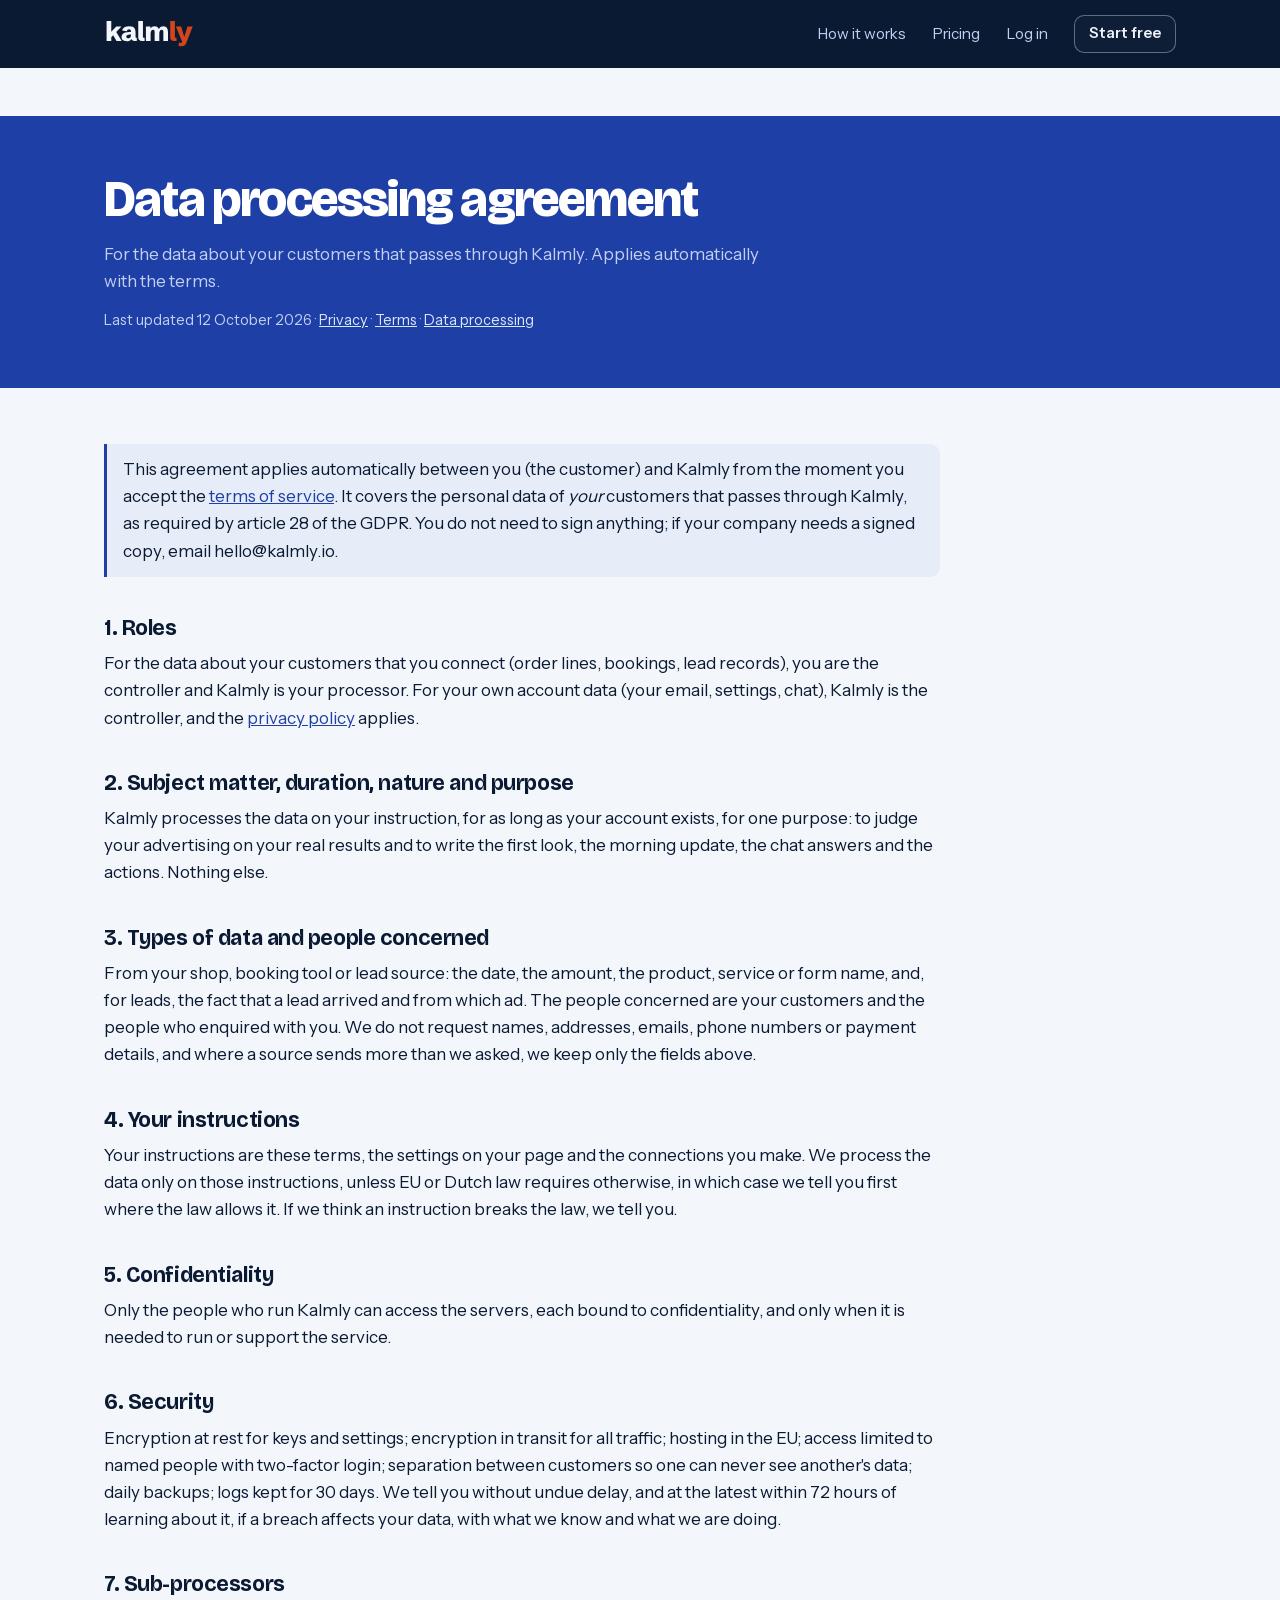
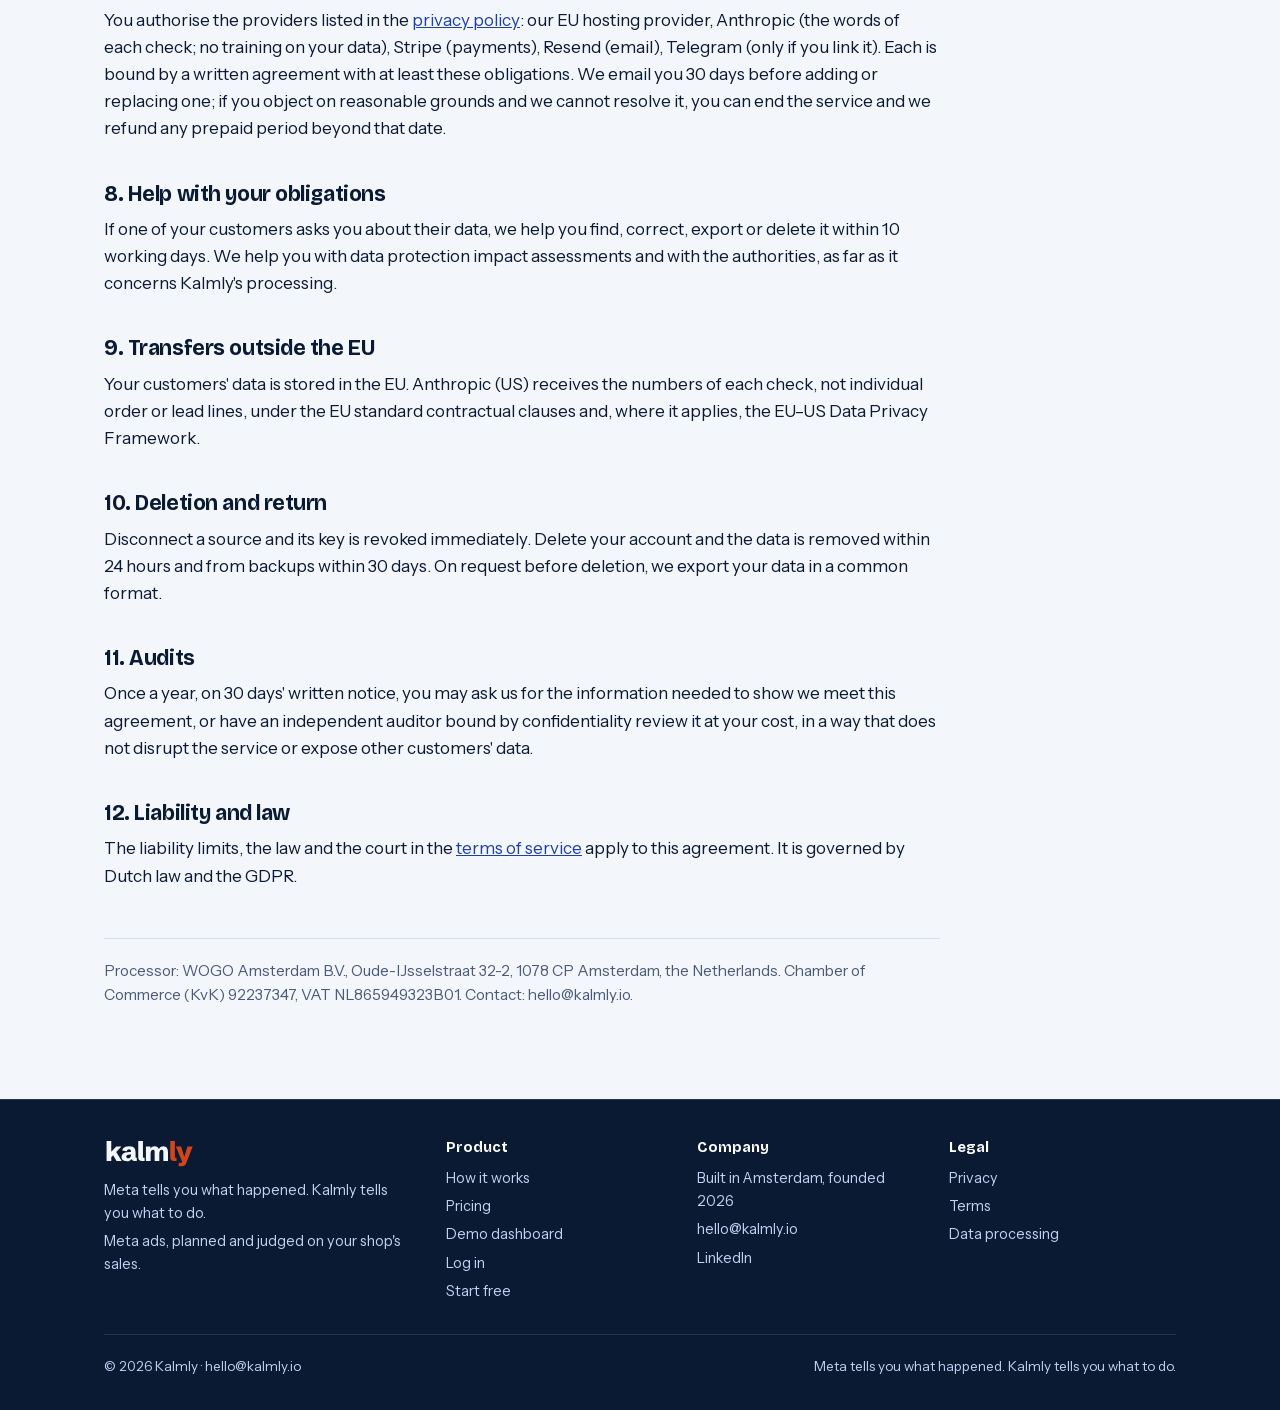
<file: dpa/index.html>
<!doctype html>
<html lang="en">
<head>
<meta charset="utf-8">
<meta name="viewport" content="width=device-width,initial-scale=1">
<title>Data processing agreement — Kalmly</title>
<meta name="description" content="Kalmly's data processing agreement (GDPR article 28) for business customers: roles, data, security, sub-processors, deletion and audits.">
<link rel="canonical" href="https://kalmly.io/dpa/">
<link rel="icon" type="image/png" sizes="64x64" href="/favicon.png?v=2">
<link rel="apple-touch-icon" sizes="180x180" href="/apple-touch-icon.png?v=2">
<meta name="theme-color" content="#0B1A33">
<meta property="og:type" content="website"><meta property="og:site_name" content="Kalmly"><meta property="og:title" content="Data processing agreement — Kalmly"><meta property="og:description" content="Kalmly's data processing agreement (GDPR article 28) for business customers: roles, data, security, sub-processors, deletion and audits."><meta property="og:image" content="https://kalmly.io/og.png"><meta property="og:url" content="https://kalmly.io/dpa/">
<link rel="preload" href="/fonts/bricolage-var-latin.woff2" as="font" type="font/woff2" crossorigin><link rel="preload" href="/fonts/instrument-var-latin.woff2" as="font" type="font/woff2" crossorigin>
<link rel="stylesheet" href="/fonts/fonts.css">
<style>
:root{--navy-900:#1E3FA6;--navy-700:#142A70;--rule-dw:rgba(255,255,255,.11);--paper:#F3F6FB;--paper-2:#E6EDF8;--card:#FFFFFF;--rule-l:#D7DFEC;
  --ink:#0B1A33;--slate:#4A5B78;--snow:#EEF2FB;--mist:#C3D0F2;--electric:#DCE6FA;--link:#1E3FA6;--orange:#D0451A;--orange-deep:#B83A14;
  --display:"Bricolage Grotesque","Helvetica Neue",Arial,sans-serif;--text:"Instrument Sans",-apple-system,"Segoe UI",system-ui,sans-serif;
  --r-ctl:10px;--wrap:1120px;--gutter:24px;--ease:cubic-bezier(.2,.7,.2,1);color-scheme:light}
*{box-sizing:border-box}html{-webkit-text-size-adjust:100%}
body{margin:0;background:var(--paper);color:var(--ink);font:17px/1.6 var(--text);overflow-x:hidden}
::selection{background:var(--link);color:#fff}:focus-visible{outline:2px solid var(--link);outline-offset:3px;border-radius:4px}
.nav :focus-visible{outline-color:var(--electric)}a{color:inherit}img,svg{display:block;max-width:100%}
.wrap{max-width:var(--wrap);margin:0 auto;padding:0 var(--gutter)}
h1,h2,h3{font-family:var(--display);letter-spacing:-.025em;line-height:1.08;margin:0;text-wrap:balance;font-variation-settings:"opsz" 96}
h1{font-size:clamp(2rem,4.4vw,3.2rem);font-weight:800;letter-spacing:-.035em;color:#fff}
h2{font-size:1.35rem;font-weight:700;letter-spacing:-.02em;margin:40px 0 10px;font-variation-settings:"opsz" 32}
h2:first-child{margin-top:0}
p{margin:0 0 12px}ul,ol{margin:0 0 12px;padding-left:22px}li{margin:4px 0}
.muted{color:var(--slate)}
.btn{display:inline-flex;align-items:center;justify-content:center;gap:8px;padding:14px 22px;border-radius:var(--r-ctl);font-weight:600;font-size:1rem;text-decoration:none;border:1px solid transparent;cursor:pointer;line-height:1.2;white-space:nowrap;transition:transform .25s var(--ease),background .25s var(--ease)}
.btn.primary{background:var(--orange);color:#fff;box-shadow:0 1px 0 rgba(255,255,255,.18) inset,0 0 0 1px rgba(255,255,255,.32),0 8px 24px -10px rgba(11,26,51,.6)}
.btn.primary:hover{background:var(--orange-deep);transform:translateY(-1px)}
.btn.quiet{color:var(--snow);border-color:rgba(255,255,255,.28);background:rgba(255,255,255,.02)}.btn.quiet:hover{border-color:rgba(255,255,255,.6)}
.btn.small{padding:9px 14px;font-size:.92rem}
.lnk{color:var(--link);font-weight:600;text-decoration:none;background:linear-gradient(currentColor,currentColor) no-repeat 0 100%/0 1px;transition:background-size .3s var(--ease)}.lnk:hover{background-size:100% 1px}
.nav{position:sticky;top:0;z-index:50;background:#0B1A33}.nav .in{display:flex;align-items:center;justify-content:space-between;height:68px}
.brand{display:flex;align-items:center;text-decoration:none}.brand .wm{height:26px;width:auto}
.navlinks{display:flex;align-items:center;gap:26px;font-size:.95rem;color:var(--mist)}.navlinks a:not(.btn){text-decoration:none;transition:color .2s}.navlinks a:not(.btn):hover{color:#fff}
.navlinks .btn.quiet.small{border-color:rgba(255,255,255,.35)}
.hero{background:var(--navy-900);color:var(--snow);padding:56px 0 44px}
.hero .lead{color:var(--mist);max-width:60ch;margin:14px 0 0;font-size:1.05rem}
.hero .meta{color:var(--mist);font-size:.9rem;margin-top:14px}
.hero .meta a{color:var(--electric)}
main.legal{padding:48px 0 80px}
article{max-width:76ch}
article p,article li{color:var(--ink)}
article .note{background:var(--paper-2);border-left:3px solid var(--link);padding:12px 16px;border-radius:0 10px 10px 0;margin:16px 0}
article a{color:var(--link)}
.tablewrap{overflow-x:auto;-webkit-overflow-scrolling:touch;margin:14px 0 18px;background:var(--card);border:1px solid var(--rule-l);border-radius:14px}
table{width:100%;border-collapse:collapse;font-size:.95rem;min-width:560px}
td,th{text-align:left;padding:11px 14px;border-bottom:1px solid var(--rule-l);vertical-align:top}
tr:last-child td{border-bottom:0}th{font:600 .8rem var(--text);color:var(--slate);white-space:nowrap;background:var(--paper)}
.toc{display:flex;flex-wrap:wrap;gap:8px 18px;font-size:.92rem;margin:0 0 28px;padding:0;list-style:none}
.toc a{color:var(--link);text-decoration:none}.toc a:hover{text-decoration:underline}
.operator{margin-top:48px;padding-top:20px;border-top:1px solid var(--rule-l);color:var(--slate);font-size:.95rem}
footer{background:#0B1A33;border-top:1px solid rgba(255,255,255,.12);padding:36px 0 28px;color:var(--mist);font-size:.9rem}
footer .cols{display:grid;grid-template-columns:1.4fr 1fr 1fr 1fr;gap:24px}
footer b{display:block;color:#fff;margin-bottom:8px;font-family:var(--display);font-weight:700}
footer a,footer span{display:block;color:var(--mist);text-decoration:none;margin:5px 0;transition:color .2s}footer a:hover{color:#fff}
footer .bottom{border-top:1px solid var(--rule-dw);margin-top:26px;padding-top:16px;font-size:.84rem;display:flex;justify-content:space-between;gap:12px;flex-wrap:wrap}
.nf{min-height:70vh;display:grid;place-items:center;text-align:center;padding:64px 0}
.nf h1{color:var(--ink);font-size:clamp(2.4rem,7vw,4.5rem)}.nf p{color:var(--slate);max-width:44ch;margin:14px auto 24px}
.nf .row{display:flex;gap:12px;justify-content:center;flex-wrap:wrap}.nf .btn.quiet{color:var(--ink);border-color:rgba(11,26,51,.3)}
@media (max-width:1000px){footer .cols{grid-template-columns:1fr 1fr}}
@media (max-width:640px){:root{--gutter:16px}body{font-size:16px}.nav .in{height:60px}.navlinks{gap:14px}.navlinks a:not(.btn){display:none}.hero{padding:36px 0 30px}main.legal{padding:32px 0 56px}footer .cols{grid-template-columns:1fr}h2{margin-top:30px}}
</style>
</head>
<body>
<svg width="0" height="0" style="position:absolute" aria-hidden="true"><defs>
<symbol id="wm" viewBox="0 0 660 190"><g transform="translate(6,146)">
<path style="fill:var(--wm-k,#F3F6FB)" d="M12.98828125 0.0V-146.484375H47.265625V-67.48046875L84.375 -105.46875H122.0703125L83.88671875 -66.2109375L123.73046875 0.0H86.03515625L61.23046875 -42.48046875L47.265625 -28.02734375V0.0Z"/>
<path style="fill:var(--wm-k,#F3F6FB)" d="M161.06640625 2.5390625Q151.203125 2.5390625 142.365234375 -0.78125Q133.52734375 -4.1015625 128.05859375 -11.1328125Q122.58984375 -18.1640625 122.58984375 -29.39453125Q122.58984375 -41.50390625 129.572265625 -49.365234375Q136.5546875 -57.2265625 149.298828125 -61.1328125Q162.04296875 -65.0390625 179.62109375 -65.0390625H193.29296875L191.53515625 -61.9140625V-68.1640625Q191.53515625 -77.734375 188.263671875 -82.12890625Q184.9921875 -86.5234375 177.47265625 -86.5234375Q170.1484375 -86.5234375 166.33984375 -82.6171875Q162.53125 -78.7109375 161.359375 -71.19140625L127.1796875 -76.7578125Q129.1328125 -85.64453125 135.138671875 -92.7734375Q141.14453125 -99.90234375 152.033203125 -104.1015625Q162.921875 -108.30078125 179.328125 -108.30078125Q193.78125 -108.30078125 204.083984375 -104.00390625Q214.38671875 -99.70703125 219.904296875 -89.35546875Q225.421875 -79.00390625 225.421875 -60.7421875V-29.8828125Q225.421875 -26.5625 226.349609375 -25.48828125Q227.27734375 -24.4140625 230.3046875 -24.4140625H234.6015625V0.0H219.3671875Q206.0859375 0.0 199.54296875 -6.396484375Q193.0 -12.79296875 193.0 -25.1953125V-29.1015625L199.25 -26.46484375Q198.078125 -22.16796875 195.783203125 -17.1875Q193.48828125 -12.20703125 189.2890625 -7.71484375Q185.08984375 -3.22265625 178.205078125 -0.341796875Q171.3203125 2.5390625 161.06640625 2.5390625ZM171.3203125 -19.7265625Q177.66796875 -19.7265625 182.2578125 -22.55859375Q186.84765625 -25.390625 189.38671875 -30.76171875Q191.92578125 -36.1328125 191.92578125 -43.75V-46.58203125H181.28125Q171.90625 -46.58203125 166.73046875 -44.140625Q161.5546875 -41.69921875 159.552734375 -38.18359375Q157.55078125 -34.66796875 157.55078125 -31.4453125Q157.55078125 -29.296875 158.625 -26.5625Q159.69921875 -23.828125 162.62890625 -21.77734375Q165.55859375 -19.7265625 171.3203125 -19.7265625Z"/>
<path style="fill:var(--wm-k,#F3F6FB)" d="M273.109375 0.0Q259.14453125 0.0 252.2109375 -6.34765625Q245.27734375 -12.6953125 245.27734375 -25.1953125V-146.484375H279.5546875V-29.8828125Q279.5546875 -26.5625 280.482421875 -25.48828125Q281.41015625 -24.4140625 284.4375 -24.4140625H291.6640625V0.0Z"/>
<path style="fill:var(--wm-k,#F3F6FB)" d="M301.4609375 0.0V-105.46875H334.76171875V-88.96484375Q339.7421875 -98.53515625 347.701171875 -103.3203125Q355.66015625 -108.10546875 366.3046875 -108.10546875Q377.53515625 -108.10546875 385.0546875 -102.783203125Q392.57421875 -97.4609375 396.1875 -87.109375Q402.53515625 -98.53515625 411.568359375 -103.3203125Q420.6015625 -108.10546875 430.26953125 -108.10546875Q446.578125 -108.10546875 454.9765625 -96.6796875Q463.375 -85.25390625 463.375 -63.4765625V0.0H429.1953125V-64.453125Q429.1953125 -69.23828125 428.21875 -73.388671875Q427.2421875 -77.5390625 424.703125 -80.17578125Q422.1640625 -82.8125 417.18359375 -82.8125Q411.03125 -82.8125 407.125 -78.466796875Q403.21875 -74.12109375 401.36328125 -66.845703125Q399.5078125 -59.5703125 399.5078125 -50.68359375V0.0H365.328125V-64.453125Q365.328125 -69.23828125 364.400390625 -73.4375Q363.47265625 -77.63671875 360.884765625 -80.224609375Q358.296875 -82.8125 353.31640625 -82.8125Q347.1640625 -82.8125 343.2578125 -78.515625Q339.3515625 -74.21875 337.544921875 -66.943359375Q335.73828125 -59.66796875 335.73828125 -50.5859375V0.0Z"/>
<path style="fill:var(--wm-ly,#D0451A)" d="M507.546875 0.0Q493.58203125 0.0 486.6484375 -6.34765625Q479.71484375 -12.6953125 479.71484375 -25.1953125V-146.484375H513.9921875V-29.8828125Q513.9921875 -26.5625 514.919921875 -25.48828125Q515.84765625 -24.4140625 518.875 -24.4140625H526.1015625V0.0Z"/>
<path style="fill:var(--wm-ly,#D0451A)" d="M541.953125 38.0859375V13.671875H560.5078125Q562.65625 13.671875 563.73046875 12.890625Q564.8046875 12.109375 565.68359375 9.86328125L570.17578125 -2.05078125L568.515625 9.765625L521.15234375 -105.46875H559.43359375L584.140625 -25.09765625L581.50390625 -25.29296875L606.11328125 -105.46875H644.39453125L595.859375 18.45703125Q591.3671875 29.98046875 583.701171875 34.033203125Q576.03515625 38.0859375 565.29296875 38.0859375Z"/>
</g></symbol>
</defs></svg>
<header class="nav" id="nav"><div class="wrap in">
  <a class="brand" href="/" aria-label="Kalmly home"><svg class="wm" viewBox="0 0 660 190" style="--wm-k:#F3F6FB;--wm-ly:#D0451A" width="90" height="26"><use href="#wm"/></svg></a>
  <nav class="navlinks" aria-label="Main"><a href="/#morning">How it works</a><a href="/pricing/">Pricing</a><a href="/login">Log in</a><a class="btn quiet small" href="/start">Start free</a></nav>
</div></header>
<main class="legal">
<section class="hero"><div class="wrap"><h1>Data processing agreement</h1><p class="lead">For the data about your customers that passes through Kalmly. Applies automatically with the terms.</p><p class="meta">Last updated 12 October 2026 · <a href="/privacy/">Privacy</a> · <a href="/terms/">Terms</a> · <a href="/dpa/">Data processing</a></p></div></section>
<div class="wrap"><article style="padding-top:40px">

<p class="note">This agreement applies automatically between you (the customer) and Kalmly from the moment you accept the <a href="/terms/">terms of service</a>. It covers the personal data of <em>your</em> customers that passes through Kalmly, as required by article 28 of the GDPR. You do not need to sign anything; if your company needs a signed copy, email hello@kalmly.io.</p>

<h2>1. Roles</h2>
<p>For the data about your customers that you connect (order lines, bookings, lead records), you are the controller and Kalmly is your processor. For your own account data (your email, settings, chat), Kalmly is the controller, and the <a href="/privacy/">privacy policy</a> applies.</p>

<h2>2. Subject matter, duration, nature and purpose</h2>
<p>Kalmly processes the data on your instruction, for as long as your account exists, for one purpose: to judge your advertising on your real results and to write the first look, the morning update, the chat answers and the actions. Nothing else.</p>

<h2>3. Types of data and people concerned</h2>
<p>From your shop, booking tool or lead source: the date, the amount, the product, service or form name, and, for leads, the fact that a lead arrived and from which ad. The people concerned are your customers and the people who enquired with you. We do not request names, addresses, emails, phone numbers or payment details, and where a source sends more than we asked, we keep only the fields above.</p>

<h2>4. Your instructions</h2>
<p>Your instructions are these terms, the settings on your page and the connections you make. We process the data only on those instructions, unless EU or Dutch law requires otherwise, in which case we tell you first where the law allows it. If we think an instruction breaks the law, we tell you.</p>

<h2>5. Confidentiality</h2>
<p>Only the people who run Kalmly can access the servers, each bound to confidentiality, and only when it is needed to run or support the service.</p>

<h2>6. Security</h2>
<p>Encryption at rest for keys and settings; encryption in transit for all traffic; hosting in the EU; access limited to named people with two-factor login; separation between customers so one can never see another's data; daily backups; logs kept for 30 days. We tell you without undue delay, and at the latest within 72 hours of learning about it, if a breach affects your data, with what we know and what we are doing.</p>

<h2>7. Sub-processors</h2>
<p>You authorise the providers listed in the <a href="/privacy/#who">privacy policy</a>: our EU hosting provider, Anthropic (the words of each check; no training on your data), Stripe (payments), Resend (email), Telegram (only if you link it). Each is bound by a written agreement with at least these obligations. We email you 30 days before adding or replacing one; if you object on reasonable grounds and we cannot resolve it, you can end the service and we refund any prepaid period beyond that date.</p>

<h2>8. Help with your obligations</h2>
<p>If one of your customers asks you about their data, we help you find, correct, export or delete it within 10 working days. We help you with data protection impact assessments and with the authorities, as far as it concerns Kalmly's processing.</p>

<h2>9. Transfers outside the EU</h2>
<p>Your customers' data is stored in the EU. Anthropic (US) receives the numbers of each check, not individual order or lead lines, under the EU standard contractual clauses and, where it applies, the EU–US Data Privacy Framework.</p>

<h2>10. Deletion and return</h2>
<p>Disconnect a source and its key is revoked immediately. Delete your account and the data is removed within 24 hours and from backups within 30 days. On request before deletion, we export your data in a common format.</p>

<h2>11. Audits</h2>
<p>Once a year, on 30 days' written notice, you may ask us for the information needed to show we meet this agreement, or have an independent auditor bound by confidentiality review it at your cost, in a way that does not disrupt the service or expose other customers' data.</p>

<h2>12. Liability and law</h2>
<p>The liability limits, the law and the court in the <a href="/terms/">terms of service</a> apply to this agreement. It is governed by Dutch law and the GDPR.</p>

<p class="operator">Processor: WOGO Amsterdam B.V., Oude-IJsselstraat 32-2, 1078 CP Amsterdam, the Netherlands. Chamber of Commerce (KvK) 92237347, VAT NL865949323B01. Contact: hello@kalmly.io.</p>

</article></div>
</main>
<footer><div class="wrap">
  <div class="cols">
    <div><a class="brand" href="/" aria-label="Kalmly"><svg class="wm" viewBox="0 0 660 190" style="--wm-k:#F3F6FB;--wm-ly:#D0451A" width="90" height="26"><use href="#wm"/></svg></a><span style="margin-top:12px;max-width:30ch">Meta tells you what happened. Kalmly tells you what to do.</span><span style="max-width:30ch">Meta ads, planned and judged on your shop's sales.</span></div>
    <div><b>Product</b><a href="/#morning">How it works</a><a href="/pricing/">Pricing</a><a href="/demo/">Demo dashboard</a><a href="/login">Log in</a><a href="/start">Start free</a></div>
    <div><b>Company</b><span>Built in Amsterdam, founded 2026</span><a href="mailto:hello@kalmly.io">hello@kalmly.io</a><a href="https://www.linkedin.com/company/kalmly-io" rel="noopener noreferrer">LinkedIn</a></div>
    <div><b>Legal</b><a href="/privacy/">Privacy</a><a href="/terms/">Terms</a><a href="/dpa/">Data processing</a></div>
  </div>
  <div class="bottom"><span>© 2026 Kalmly · <a href="mailto:hello@kalmly.io" style="display:inline;margin:0">hello@kalmly.io</a></span><span>Meta tells you what happened. Kalmly tells you what to do.</span></div>
</div></footer>
<script>
(function(){var h=location.hostname;if(h.endsWith("kalmly.io")&&h.indexOf("app.")!==0||h.endsWith("github.io")){document.querySelectorAll('a[href^="/start"],a[href^="/login"]').forEach(function(a){a.href="https://app.kalmly.io"+a.getAttribute("href");});}})();
</script>
</body>
</html>
</file>
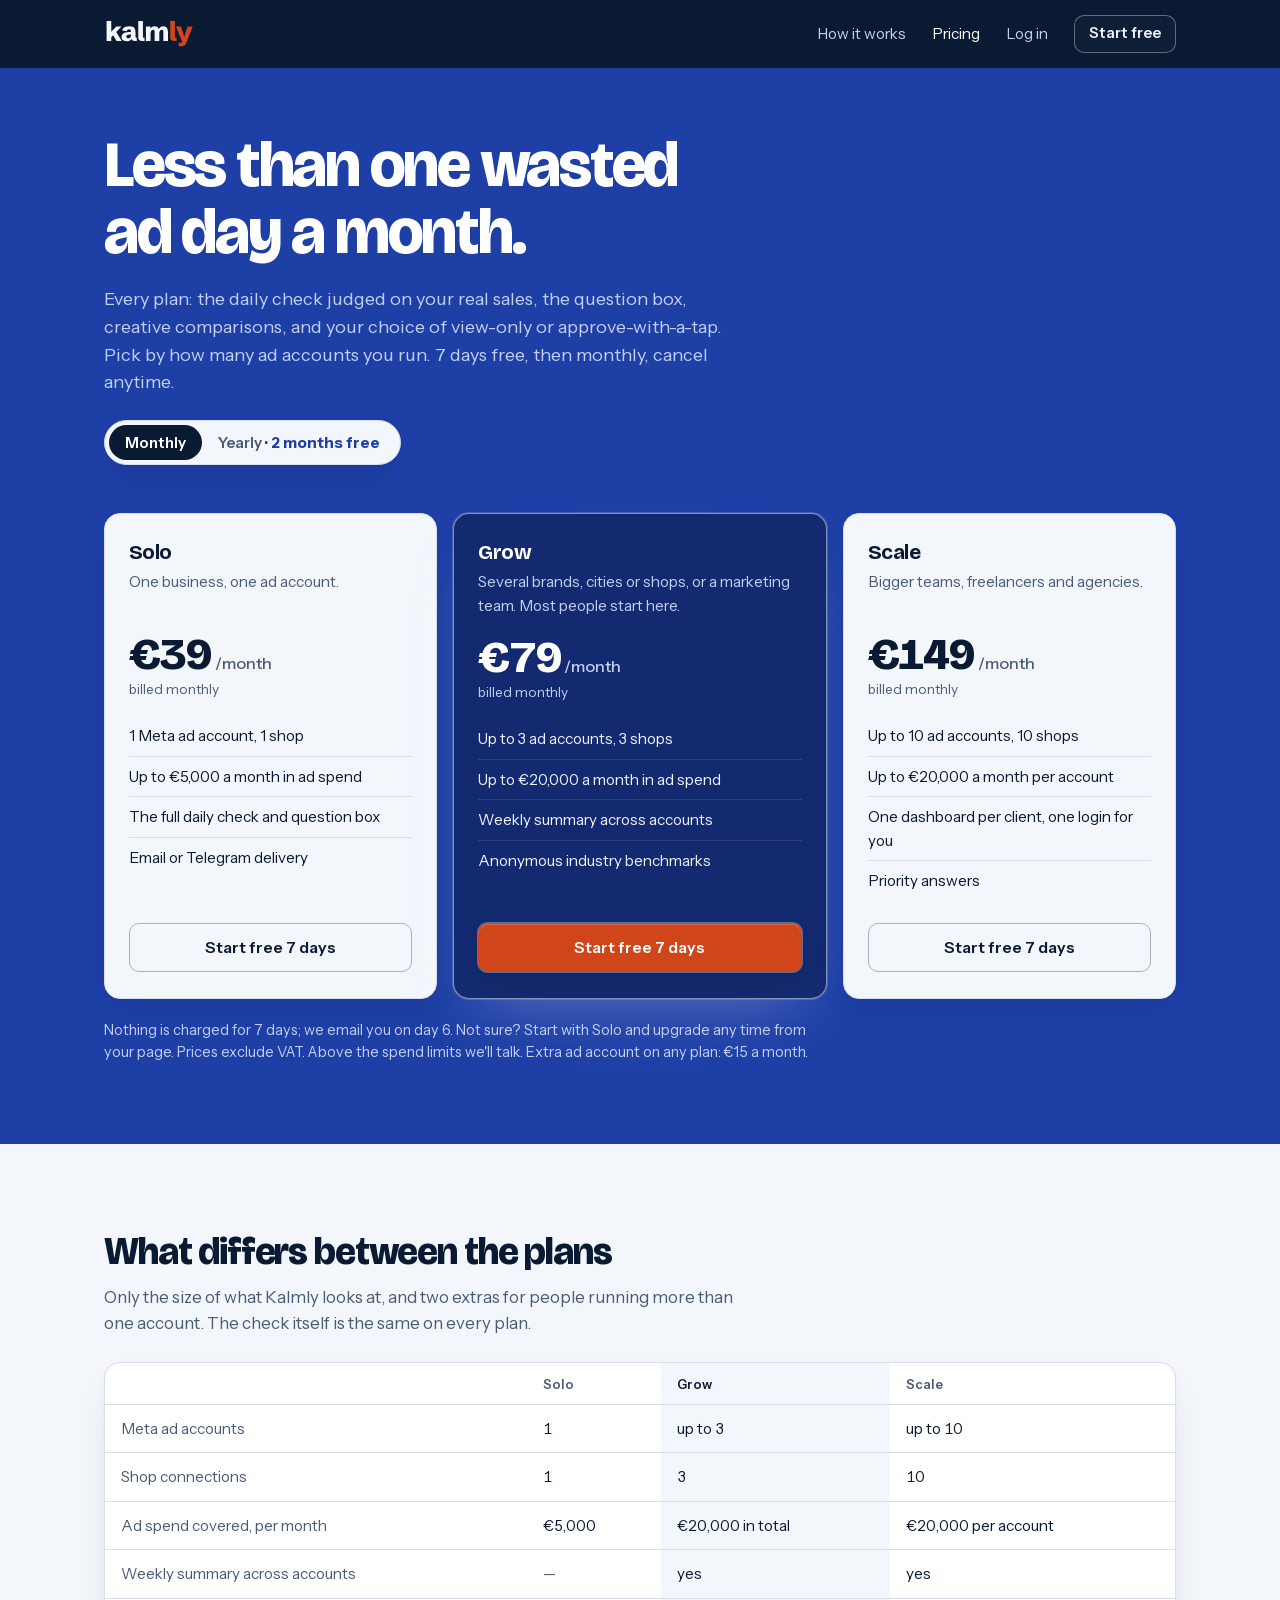
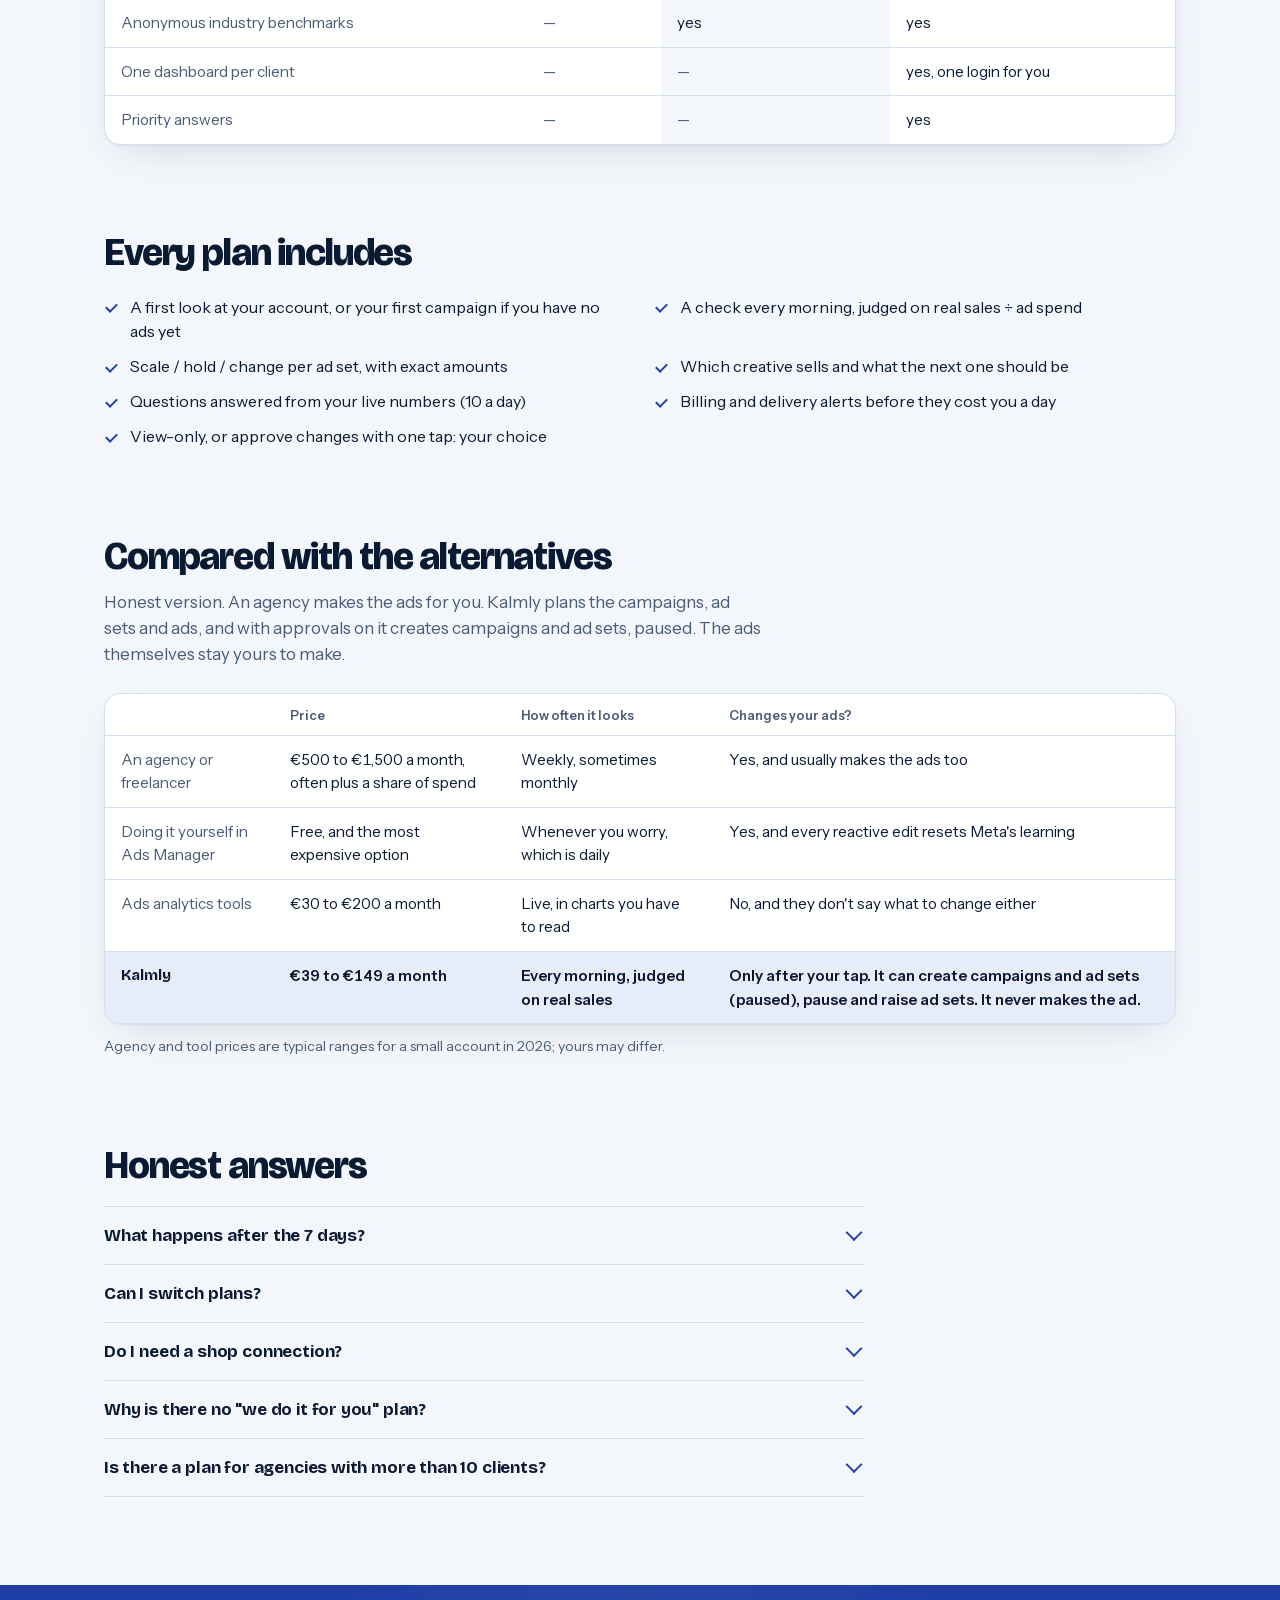
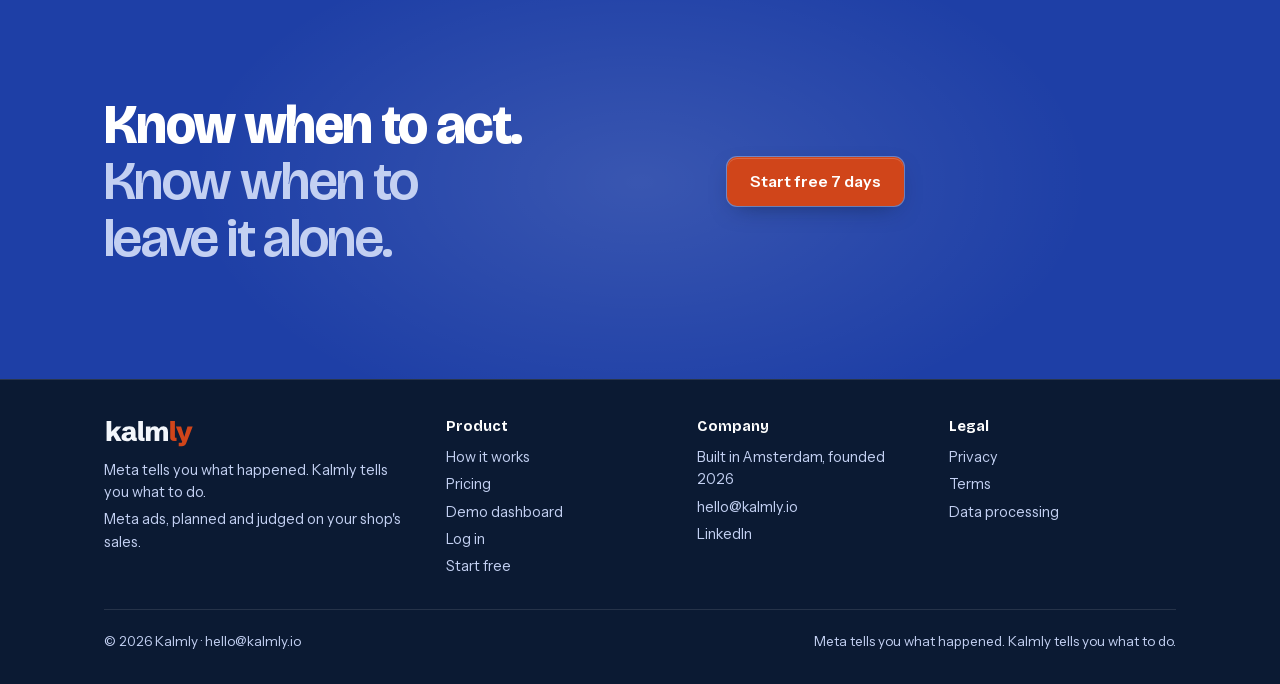
<file: pricing/index.html>
<!doctype html>
<html lang="en">
<head>
<meta charset="utf-8">
<meta name="viewport" content="width=device-width,initial-scale=1">
<title>Pricing — Kalmly</title>
<meta name="description" content="Kalmly pricing: Solo €39, Grow €79, Scale €149 a month. 7-day free trial, cancel anytime, two months free on annual plans.">
<link rel="canonical" href="https://kalmly.io/pricing/">
<link rel="icon" type="image/png" sizes="64x64" href="/favicon.png?v=2">
<link rel="apple-touch-icon" sizes="180x180" href="/apple-touch-icon.png?v=2">
<meta name="theme-color" content="#0B1A33">
<meta property="og:type" content="website"><meta property="og:site_name" content="Kalmly">
<meta property="og:title" content="Kalmly pricing"><meta property="og:description" content="From €39 a month. 7-day free trial, view-only unless you switch on approvals, cancel anytime."><meta property="og:image" content="https://kalmly.io/og.png"><meta property="og:image:width" content="1200"><meta property="og:image:height" content="630"><meta property="og:url" content="https://kalmly.io/pricing/">
<meta name="twitter:card" content="summary_large_image"><meta name="twitter:title" content="Kalmly pricing"><meta name="twitter:description" content="From €39 a month. 7-day free trial, cancel anytime."><meta name="twitter:image" content="https://kalmly.io/og.png">
<link rel="preload" href="/fonts/bricolage-var-latin.woff2" as="font" type="font/woff2" crossorigin><link rel="preload" href="/fonts/instrument-var-latin.woff2" as="font" type="font/woff2" crossorigin>
<link rel="stylesheet" href="/fonts/fonts.css">
<style>
/* Royal: royal-blue bands with paper sheets, navy nav and footer. Orange only on the logo's "ly", the one primary button and the action marker. */
:root{
  --navy-900:#1E3FA6;--navy-800:#19358F;--navy-700:#142A70;--rule-dw:rgba(255,255,255,.11);
  --paper:#F3F6FB;--paper-2:#E6EDF8;--card:#FFFFFF;--rule-l:#D7DFEC;
  --ink:#0B1A33;--slate:#4A5B78;--snow:#EEF2FB;--mist:#C3D0F2;
  --electric:#DCE6FA;--link:#1E3FA6;--orange:#D0451A;--orange-deep:#B83A14;--on-orange:#FFFFFF;
  --display:"Bricolage Grotesque","Helvetica Neue",Arial,sans-serif;
  --text:"Instrument Sans",-apple-system,"Segoe UI",system-ui,sans-serif;
  --r-ctl:10px;--r-card:16px;
  --wrap:1120px;--gutter:24px;
  --ease:cubic-bezier(.2,.7,.2,1);
  color-scheme:light;
}
*{box-sizing:border-box}
html{-webkit-text-size-adjust:100%}
body{margin:0;background:var(--paper);color:var(--ink);font:17px/1.55 var(--text);overflow-x:hidden}
::selection{background:var(--link);color:#fff}
.dark ::selection{background:var(--electric);color:var(--navy-900)}
:focus-visible{outline:2px solid var(--link);outline-offset:3px;border-radius:4px}
.dark :focus-visible,.nav :focus-visible{outline-color:var(--electric)}
a{color:inherit}
img,svg{display:block;max-width:100%}
.wrap{max-width:var(--wrap);margin:0 auto;padding:0 var(--gutter)}
h1,h2,h3{font-family:var(--display);letter-spacing:-.025em;line-height:1.04;margin:0;text-wrap:balance;font-variation-settings:"opsz" 96}
h1{font-size:clamp(2.3rem,5.2vw,4rem);font-weight:800;letter-spacing:-.035em;color:#fff}
h2{font-size:clamp(1.7rem,3.2vw,2.4rem);font-weight:800;letter-spacing:-.03em}
h3{font-size:1.25rem;font-weight:700;line-height:1.25;font-variation-settings:"opsz" 24}
p{margin:0}
.muted{color:var(--slate)}
.dark .muted{color:var(--mist)}
.sub{color:var(--slate);max-width:60ch;margin-top:12px;font-size:1.05rem}

/* buttons, links */
.btn{display:inline-flex;align-items:center;justify-content:center;gap:8px;padding:14px 22px;border-radius:var(--r-ctl);font-weight:600;font-size:1rem;text-decoration:none;border:1px solid transparent;cursor:pointer;line-height:1.2;white-space:nowrap;
  transition:transform .25s var(--ease),background .25s var(--ease),box-shadow .25s var(--ease),border-color .25s var(--ease)}
.btn.primary{background:var(--orange);color:var(--on-orange);box-shadow:0 1px 0 rgba(255,255,255,.18) inset,0 0 0 1px rgba(255,255,255,.32),0 8px 24px -10px rgba(11,26,51,.6)}
.btn.primary:hover{background:var(--orange-deep);transform:translateY(-1px);box-shadow:0 1px 0 rgba(255,255,255,.18) inset,0 0 0 1px rgba(255,255,255,.5),0 12px 28px -10px rgba(11,26,51,.7)}
.btn.primary:active{transform:translateY(0)}
.btn.quiet{color:var(--snow);border-color:rgba(255,255,255,.28);background:rgba(255,255,255,.02)}
.btn.quiet:hover{border-color:rgba(255,255,255,.6);background:rgba(255,255,255,.06)}
.btn.small{padding:9px 14px;font-size:.92rem}
.lnk{color:var(--link);font-weight:600;text-decoration:none;background:linear-gradient(currentColor,currentColor) no-repeat 0 100%/0 1px;transition:background-size .3s var(--ease)}
.lnk:hover{background-size:100% 1px}
.dark .lnk{color:var(--electric)}

/* nav */
.nav{position:sticky;top:0;z-index:50;background:#0B1A33;transition:background .35s var(--ease),border-color .35s var(--ease)}
.nav .in{display:flex;align-items:center;justify-content:space-between;height:68px}
.nav.glass{background:rgba(11,26,51,.86);-webkit-backdrop-filter:blur(14px) saturate(140%);backdrop-filter:blur(14px) saturate(140%);border-bottom:1px solid var(--rule-dw)}
.brand{display:flex;align-items:center;text-decoration:none}
.brand .wm{height:26px;width:auto}
.navlinks{display:flex;align-items:center;gap:26px;font-size:.95rem;color:var(--mist)}
.navlinks a:not(.btn){text-decoration:none;transition:color .2s}
.navlinks a:not(.btn):hover,.navlinks a.here{color:#fff}
.navlinks .btn.quiet.small{border-color:rgba(255,255,255,.35)}
.navlinks .btn.quiet.small:hover{border-color:rgba(255,255,255,.7)}

/* bands */
section{padding:88px 0}
.light{background:var(--paper);color:var(--ink)}
.light h2,.light h3{color:var(--ink)}
.dark{background:var(--navy-900);color:var(--snow)}
.dark h2{color:#fff}

/* hero band on royal: title, lead, the billing toggle */
.hero{padding:64px 0 48px;position:relative;overflow:hidden}
.hero .lead{font-size:1.12rem;color:var(--mist);max-width:52ch;margin-top:20px}
.toggle{display:inline-flex;border:1px solid var(--rule-l);border-radius:999px;padding:4px;background:var(--paper);margin-top:24px;box-shadow:0 1px 2px rgba(11,26,51,.06),0 14px 40px -18px rgba(11,26,51,.45)}
.toggle button{border:0;background:transparent;padding:8px 16px;border-radius:999px;font:600 .95rem var(--text);color:var(--slate);cursor:pointer;transition:background .2s,color .2s}
.toggle button.on{background:var(--ink);color:#fff}
.toggle .save{color:var(--link);font-weight:700}
.toggle button.on .save{color:var(--electric)}

/* plans: paper sheets on royal, the picked plan in deep royal */
.plansband{padding:0 0 80px}
.plans{display:grid;grid-template-columns:1fr 1.12fr 1fr;gap:16px;align-items:stretch}
.plan{position:relative;background:var(--paper);border:1px solid var(--rule-l);border-radius:var(--r-card);padding:26px 24px;display:flex;flex-direction:column;overflow:hidden;color:var(--ink);
  box-shadow:0 1px 2px rgba(11,26,51,.05),0 14px 40px -18px rgba(11,26,51,.18);transition:transform .35s var(--ease),border-color .35s var(--ease)}
.plan::before{content:"";position:absolute;inset:0;background:radial-gradient(360px 220px at var(--mx,50%) var(--my,-20%),rgba(30,63,166,.10),transparent 70%);opacity:0;transition:opacity .4s;pointer-events:none}
.plan:hover{transform:translateY(-3px);border-color:rgba(11,26,51,.3)}
.plan:hover::before{opacity:1}
.plan h3{font-size:1.3rem;font-weight:700;margin:0 0 4px}
.plan .who{color:var(--slate);font-size:.95rem;min-height:2.9em}
.plan .amount{font-family:var(--display);font-size:2.8rem;font-weight:800;letter-spacing:-.04em;margin:18px 0 2px;line-height:1;font-variant-numeric:tabular-nums}
.plan .amount small{font:500 1rem var(--text);color:var(--slate);letter-spacing:0}
.plan .per{font-size:.85rem;color:var(--slate);min-height:1.4em}
.plan ul{list-style:none;padding:0;margin:16px 0 22px}
.plan li{padding:8px 0;border-top:1px solid var(--rule-l);font-size:.95rem}
.plan li:first-child{border-top:0}
.plan .btn{margin-top:auto;width:100%}
.plan .btn.quiet{color:var(--ink);border-color:rgba(11,26,51,.3);background:transparent}
.plan .btn.quiet:hover{border-color:var(--ink);background:rgba(11,26,51,.04)}
.plan.pop{background:var(--navy-700);border-color:rgba(220,230,250,.55);color:var(--snow);box-shadow:0 0 0 1px rgba(220,230,250,.2),0 30px 60px -30px rgba(220,230,250,.35)}
.plan.pop::before{background:radial-gradient(360px 220px at var(--mx,50%) var(--my,-20%),rgba(220,230,250,.14),transparent 70%)}
.plan.pop:hover{border-color:rgba(255,255,255,.6)}
.plan.pop h3,.plan.pop .amount{color:#fff}
.plan.pop .who,.plan.pop .amount small,.plan.pop .per{color:var(--mist)}
.plan.pop li{border-color:var(--rule-dw);color:var(--snow)}
.pnote{color:var(--mist);font-size:.9rem;margin-top:20px;max-width:72ch}

/* every plan includes */
.allin{display:grid;grid-template-columns:repeat(2,1fr);gap:10px 28px;margin-top:22px;color:var(--ink);font-size:1rem}
.allin div{padding-left:26px;position:relative}
.allin div::before{content:"";position:absolute;left:2px;top:.55em;width:9px;height:5px;border-left:2px solid var(--link);border-bottom:2px solid var(--link);transform:rotate(-45deg)}

/* tables: what differs, and the honest comparison */
.tablewrap{overflow-x:auto;-webkit-overflow-scrolling:touch;margin-top:26px;background:var(--card);border:1px solid var(--rule-l);border-radius:var(--r-card);box-shadow:0 1px 2px rgba(11,26,51,.05),0 14px 40px -18px rgba(11,26,51,.18)}
table.cmp{width:100%;border-collapse:collapse;font-size:.95rem;font-variant-numeric:tabular-nums;min-width:560px}
table.cmp td,table.cmp th{text-align:left;padding:12px 16px;border-bottom:1px solid var(--rule-l);vertical-align:top}
table.cmp tr:last-child td{border-bottom:0}
table.cmp th{font:600 .8rem var(--text);color:var(--slate);white-space:nowrap;padding-top:14px}
table.cmp td:first-child{color:var(--slate)}
table.cmp td.pop{background:var(--paper)}
table.cmp th.pop{color:var(--ink);background:var(--paper)}
table.cmp td b{font-weight:600}
table.cmp td .no{color:var(--slate)}
table.cmp tr.us td{font-weight:600;color:var(--ink);background:var(--paper-2)}
table.cmp tr.us td:first-child{font-family:var(--display);font-weight:700;color:var(--ink)}
.tablenote{font-size:.88rem;color:var(--slate);margin:12px 0 0;max-width:60ch}

/* faq */
.faq{max-width:760px;margin-top:20px}
.faq details{border-top:1px solid var(--rule-l)}
.faq details:last-child{border-bottom:1px solid var(--rule-l)}
.faq summary{list-style:none;cursor:pointer;padding:18px 36px 18px 0;font:700 1.08rem var(--display);letter-spacing:-.01em;position:relative;transition:color .2s}
.faq summary::-webkit-details-marker{display:none}
.faq summary::after{content:"";position:absolute;right:4px;top:50%;width:10px;height:10px;border-right:2px solid var(--link);border-bottom:2px solid var(--link);transform:translateY(-70%) rotate(45deg);transition:transform .3s var(--ease)}
.faq details[open] summary::after{transform:translateY(-30%) rotate(-135deg)}
.faq summary:hover{color:var(--link)}
.faq p{color:var(--slate);padding:0 0 18px;max-width:64ch}

/* final + footer */
.final{position:relative;overflow:hidden;padding:112px 0}
.final::before{content:"";position:absolute;left:50%;top:50%;width:900px;height:500px;transform:translate(-50%,-50%);background:radial-gradient(closest-side,rgba(255,255,255,.12),transparent);pointer-events:none}
.final .in{position:relative;display:grid;grid-template-columns:1.3fr 1fr;gap:40px;align-items:center}
.final h2{font-size:clamp(2rem,4.4vw,3.4rem)}
.final h2 span{display:block;color:var(--mist);font-weight:600}
footer{background:#0B1A33;border-top:1px solid rgba(255,255,255,.12);padding:36px 0 28px;color:var(--mist);font-size:.9rem}
footer .cols{display:grid;grid-template-columns:1.4fr 1fr 1fr 1fr;gap:24px}
footer b{display:block;color:#fff;margin-bottom:8px;font-family:var(--display);font-weight:700}
footer a,footer span{display:block;color:var(--mist);text-decoration:none;margin:5px 0;transition:color .2s}
footer a:hover{color:#fff}
footer .bottom{border-top:1px solid var(--rule-dw);margin-top:26px;padding-top:16px;font-size:.84rem;display:flex;justify-content:space-between;gap:12px;flex-wrap:wrap}

@media (max-width:1000px){
  .plans{grid-template-columns:1fr;max-width:520px}
  .final .in{grid-template-columns:1fr}
  footer .cols{grid-template-columns:1fr 1fr}
}
@media (max-width:640px){
  :root{--gutter:16px}
  body{font-size:16px}
  section{padding:64px 0}
  .nav .in{height:60px}
  .navlinks{gap:14px}.navlinks a:not(.btn){display:none}
  .hero{padding:40px 0 36px}
  .plansband{padding-bottom:64px}
  .plan .amount{font-size:2.4rem}
  .allin{grid-template-columns:1fr}
  footer .cols{grid-template-columns:1fr}
  .final{padding:80px 0}
}
</style>
</head>
<body>

<svg width="0" height="0" style="position:absolute" aria-hidden="true"><defs>
<symbol id="wm" viewBox="0 0 660 190"><g transform="translate(6,146)">
<path style="fill:var(--wm-k,#F3F6FB)" d="M12.98828125 0.0V-146.484375H47.265625V-67.48046875L84.375 -105.46875H122.0703125L83.88671875 -66.2109375L123.73046875 0.0H86.03515625L61.23046875 -42.48046875L47.265625 -28.02734375V0.0Z"/>
<path style="fill:var(--wm-k,#F3F6FB)" d="M161.06640625 2.5390625Q151.203125 2.5390625 142.365234375 -0.78125Q133.52734375 -4.1015625 128.05859375 -11.1328125Q122.58984375 -18.1640625 122.58984375 -29.39453125Q122.58984375 -41.50390625 129.572265625 -49.365234375Q136.5546875 -57.2265625 149.298828125 -61.1328125Q162.04296875 -65.0390625 179.62109375 -65.0390625H193.29296875L191.53515625 -61.9140625V-68.1640625Q191.53515625 -77.734375 188.263671875 -82.12890625Q184.9921875 -86.5234375 177.47265625 -86.5234375Q170.1484375 -86.5234375 166.33984375 -82.6171875Q162.53125 -78.7109375 161.359375 -71.19140625L127.1796875 -76.7578125Q129.1328125 -85.64453125 135.138671875 -92.7734375Q141.14453125 -99.90234375 152.033203125 -104.1015625Q162.921875 -108.30078125 179.328125 -108.30078125Q193.78125 -108.30078125 204.083984375 -104.00390625Q214.38671875 -99.70703125 219.904296875 -89.35546875Q225.421875 -79.00390625 225.421875 -60.7421875V-29.8828125Q225.421875 -26.5625 226.349609375 -25.48828125Q227.27734375 -24.4140625 230.3046875 -24.4140625H234.6015625V0.0H219.3671875Q206.0859375 0.0 199.54296875 -6.396484375Q193.0 -12.79296875 193.0 -25.1953125V-29.1015625L199.25 -26.46484375Q198.078125 -22.16796875 195.783203125 -17.1875Q193.48828125 -12.20703125 189.2890625 -7.71484375Q185.08984375 -3.22265625 178.205078125 -0.341796875Q171.3203125 2.5390625 161.06640625 2.5390625ZM171.3203125 -19.7265625Q177.66796875 -19.7265625 182.2578125 -22.55859375Q186.84765625 -25.390625 189.38671875 -30.76171875Q191.92578125 -36.1328125 191.92578125 -43.75V-46.58203125H181.28125Q171.90625 -46.58203125 166.73046875 -44.140625Q161.5546875 -41.69921875 159.552734375 -38.18359375Q157.55078125 -34.66796875 157.55078125 -31.4453125Q157.55078125 -29.296875 158.625 -26.5625Q159.69921875 -23.828125 162.62890625 -21.77734375Q165.55859375 -19.7265625 171.3203125 -19.7265625Z"/>
<path style="fill:var(--wm-k,#F3F6FB)" d="M273.109375 0.0Q259.14453125 0.0 252.2109375 -6.34765625Q245.27734375 -12.6953125 245.27734375 -25.1953125V-146.484375H279.5546875V-29.8828125Q279.5546875 -26.5625 280.482421875 -25.48828125Q281.41015625 -24.4140625 284.4375 -24.4140625H291.6640625V0.0Z"/>
<path style="fill:var(--wm-k,#F3F6FB)" d="M301.4609375 0.0V-105.46875H334.76171875V-88.96484375Q339.7421875 -98.53515625 347.701171875 -103.3203125Q355.66015625 -108.10546875 366.3046875 -108.10546875Q377.53515625 -108.10546875 385.0546875 -102.783203125Q392.57421875 -97.4609375 396.1875 -87.109375Q402.53515625 -98.53515625 411.568359375 -103.3203125Q420.6015625 -108.10546875 430.26953125 -108.10546875Q446.578125 -108.10546875 454.9765625 -96.6796875Q463.375 -85.25390625 463.375 -63.4765625V0.0H429.1953125V-64.453125Q429.1953125 -69.23828125 428.21875 -73.388671875Q427.2421875 -77.5390625 424.703125 -80.17578125Q422.1640625 -82.8125 417.18359375 -82.8125Q411.03125 -82.8125 407.125 -78.466796875Q403.21875 -74.12109375 401.36328125 -66.845703125Q399.5078125 -59.5703125 399.5078125 -50.68359375V0.0H365.328125V-64.453125Q365.328125 -69.23828125 364.400390625 -73.4375Q363.47265625 -77.63671875 360.884765625 -80.224609375Q358.296875 -82.8125 353.31640625 -82.8125Q347.1640625 -82.8125 343.2578125 -78.515625Q339.3515625 -74.21875 337.544921875 -66.943359375Q335.73828125 -59.66796875 335.73828125 -50.5859375V0.0Z"/>
<path style="fill:var(--wm-ly,#D0451A)" d="M507.546875 0.0Q493.58203125 0.0 486.6484375 -6.34765625Q479.71484375 -12.6953125 479.71484375 -25.1953125V-146.484375H513.9921875V-29.8828125Q513.9921875 -26.5625 514.919921875 -25.48828125Q515.84765625 -24.4140625 518.875 -24.4140625H526.1015625V0.0Z"/>
<path style="fill:var(--wm-ly,#D0451A)" d="M541.953125 38.0859375V13.671875H560.5078125Q562.65625 13.671875 563.73046875 12.890625Q564.8046875 12.109375 565.68359375 9.86328125L570.17578125 -2.05078125L568.515625 9.765625L521.15234375 -105.46875H559.43359375L584.140625 -25.09765625L581.50390625 -25.29296875L606.11328125 -105.46875H644.39453125L595.859375 18.45703125Q591.3671875 29.98046875 583.701171875 34.033203125Q576.03515625 38.0859375 565.29296875 38.0859375Z"/>
</g></symbol>
</defs></svg>

<header class="nav" id="nav">
  <div class="wrap in">
    <a class="brand" href="/" aria-label="Kalmly home"><svg class="wm" viewBox="0 0 660 190" style="--wm-k:#F3F6FB;--wm-ly:#D0451A" width="90" height="26"><use href="#wm"/></svg></a>
    <nav class="navlinks" aria-label="Main"><a href="/#how">How it works</a><a href="/pricing/" class="here" aria-current="page">Pricing</a><a href="/login">Log in</a><a class="btn quiet small" href="/start">Start free</a></nav>
  </div>
</header>

<main>
<section class="dark hero">
  <div class="wrap">
    <h1 style="max-width:16ch">Less than one wasted ad day a month.</h1>
    <p class="lead">Every plan: the daily check judged on your real sales, the question box, creative comparisons, and your choice of view-only or approve-with-a-tap. Pick by how many ad accounts you run. 7 days free, then monthly, cancel anytime.</p>
    <div class="toggle" role="group" aria-label="Billing period">
      <button type="button" id="bill-month" class="on">Monthly</button>
      <button type="button" id="bill-year">Yearly <span class="save">· 2 months free</span></button>
    </div>
  </div>
</section>

<div class="dark plansband">
  <div class="wrap">
    <div class="plans" id="plans">
      <div class="plan">
        <h3>Solo</h3>
        <div class="who">One business, one ad account.</div>
        <div class="amount" data-m="39" data-y="390">€39<small> /month</small></div>
        <div class="per" data-pm="billed monthly" data-py="€390 billed yearly"></div>
        <ul>
          <li>1 Meta ad account, 1 shop</li>
          <li>Up to €5,000 a month in ad spend</li>
          <li>The full daily check and question box</li>
          <li>Email or Telegram delivery</li>
        </ul>
        <a class="btn quiet" data-plan="solo" href="/start?plan=solo">Start free 7 days</a>
      </div>
      <div class="plan pop">
        <h3>Grow</h3>
        <div class="who">Several brands, cities or shops, or a marketing team. Most people start here.</div>
        <div class="amount" data-m="79" data-y="790">€79<small> /month</small></div>
        <div class="per" data-pm="billed monthly" data-py="€790 billed yearly"></div>
        <ul>
          <li>Up to 3 ad accounts, 3 shops</li>
          <li>Up to €20,000 a month in ad spend</li>
          <li>Weekly summary across accounts</li>
          <li>Anonymous industry benchmarks</li>
        </ul>
        <a class="btn primary" data-plan="grow" href="/start?plan=grow">Start free 7 days</a>
      </div>
      <div class="plan">
        <h3>Scale</h3>
        <div class="who">Bigger teams, freelancers and agencies.</div>
        <div class="amount" data-m="149" data-y="1490">€149<small> /month</small></div>
        <div class="per" data-pm="billed monthly" data-py="€1,490 billed yearly"></div>
        <ul>
          <li>Up to 10 ad accounts, 10 shops</li>
          <li>Up to €20,000 a month per account</li>
          <li>One dashboard per client, one login for you</li>
          <li>Priority answers</li>
        </ul>
        <a class="btn quiet" data-plan="scale" href="/start?plan=scale">Start free 7 days</a>
      </div>
    </div>
    <p class="pnote">Nothing is charged for 7 days; we email you on day 6. Not sure? Start with Solo and upgrade any time from your page. Prices exclude VAT. Above the spend limits we'll talk. Extra ad account on any plan: €15 a month.</p>
  </div>
</div>

<section class="light">
  <div class="wrap">
    <h2>What differs between the plans</h2>
    <p class="sub">Only the size of what Kalmly looks at, and two extras for people running more than one account. The check itself is the same on every plan.</p>
    <div class="tablewrap">
      <table class="cmp">
        <tr><th></th><th>Solo</th><th class="pop">Grow</th><th>Scale</th></tr>
        <tr><td>Meta ad accounts</td><td>1</td><td class="pop">up to 3</td><td>up to 10</td></tr>
        <tr><td>Shop connections</td><td>1</td><td class="pop">3</td><td>10</td></tr>
        <tr><td>Ad spend covered, per month</td><td>€5,000</td><td class="pop">€20,000 in total</td><td>€20,000 per account</td></tr>
        <tr><td>Weekly summary across accounts</td><td><span class="no">—</span></td><td class="pop">yes</td><td>yes</td></tr>
        <tr><td>Anonymous industry benchmarks</td><td><span class="no">—</span></td><td class="pop">yes</td><td>yes</td></tr>
        <tr><td>One dashboard per client</td><td><span class="no">—</span></td><td class="pop"><span class="no">—</span></td><td>yes, one login for you</td></tr>
        <tr><td>Priority answers</td><td><span class="no">—</span></td><td class="pop"><span class="no">—</span></td><td>yes</td></tr>
      </table>
    </div>
  </div>
</section>

<section class="light" style="padding-top:0">
  <div class="wrap">
    <h2>Every plan includes</h2>
    <div class="allin">
      <div>A first look at your account, or your first campaign if you have no ads yet</div>
      <div>A check every morning, judged on real sales ÷ ad spend</div>
      <div>Scale / hold / change per ad set, with exact amounts</div>
      <div>Which creative sells and what the next one should be</div>
      <div>Questions answered from your live numbers (10 a day)</div>
      <div>Billing and delivery alerts before they cost you a day</div>
      <div>View-only, or approve changes with one tap: your choice</div>
    </div>
  </div>
</section>

<section class="light" style="padding-top:0">
  <div class="wrap">
    <h2>Compared with the alternatives</h2>
    <p class="sub">Honest version. An agency makes the ads for you. Kalmly plans the campaigns, ad sets and ads, and with approvals on it creates campaigns and ad sets, paused. The ads themselves stay yours to make.</p>
    <div class="tablewrap">
      <table class="cmp">
        <tr><th></th><th>Price</th><th>How often it looks</th><th>Changes your ads?</th></tr>
        <tr><td>An agency or freelancer</td><td>€500 to €1,500 a month, often plus a share of spend</td><td>Weekly, sometimes monthly</td><td>Yes, and usually makes the ads too</td></tr>
        <tr><td>Doing it yourself in Ads Manager</td><td>Free, and the most expensive option</td><td>Whenever you worry, which is daily</td><td>Yes, and every reactive edit resets Meta's learning</td></tr>
        <tr><td>Ads analytics tools</td><td>€30 to €200 a month</td><td>Live, in charts you have to read</td><td>No, and they don't say what to change either</td></tr>
        <tr class="us"><td>Kalmly</td><td>€39 to €149 a month</td><td>Every morning, judged on real sales</td><td>Only after your tap. It can create campaigns and ad sets (paused), pause and raise ad sets. It never makes the ad.</td></tr>
      </table>
    </div>
    <p class="tablenote">Agency and tool prices are typical ranges for a small account in 2026; yours may differ.</p>
  </div>
</section>

<section class="light" id="faq" style="padding-top:0">
  <div class="wrap">
    <h2>Honest answers</h2>
    <div class="faq">
    <details><summary>What happens after the 7 days?</summary><p>Your card is charged for the plan you picked. Cancel before day 7 from your page and nothing is charged.</p></details>
    <details><summary>Can I switch plans?</summary><p>Yes, any time from "Manage subscription" on your page. Upgrades apply immediately; downgrades at the next renewal.</p></details>
    <details><summary>Do I need a shop connection?</summary><p>It's the first step, and the one that makes every verdict reliable. Your shop's sales are what every ad gets judged on, and with no ads yet they are what Kalmly builds your first campaign from. If you only connect Meta, Kalmly judges on Meta's own numbers and says so on every verdict.</p></details>
    <details><summary>Why is there no "we do it for you" plan?</summary><p>Because nobody at Kalmly should be deciding your budgets for you. Every plan tells you the exact edit and why. You make it yourself, or switch on approvals and tap Approve; either way you saw the reason first, and after a month you will know your account better than any agency does.</p></details>
    <details><summary>Is there a plan for agencies with more than 10 clients?</summary><p>Email hello@kalmly.io; we'll set it up by hand.</p></details>
    </div>
  </div>
</section>

<section class="dark final">
  <div class="wrap in">
    <div><h2>Know when to act.<span>Know when to leave it alone.</span></h2></div>
    <div><a class="btn primary" href="/start?plan=grow">Start free 7 days</a></div>
  </div>
</section>
</main>

<footer>
  <div class="wrap">
    <div class="cols">
      <div><a class="brand" href="/" aria-label="Kalmly"><svg class="wm" viewBox="0 0 660 190" style="--wm-k:#F3F6FB;--wm-ly:#D0451A" width="90" height="26"><use href="#wm"/></svg></a><span style="margin-top:12px;max-width:30ch">Meta tells you what happened. Kalmly tells you what to do.</span><span style="max-width:30ch">Meta ads, planned and judged on your shop's sales.</span></div>
      <div><b>Product</b><a href="/#how">How it works</a><a href="/pricing/">Pricing</a><a href="/demo/">Demo dashboard</a><a href="/login">Log in</a><a href="/start">Start free</a></div>
      <div><b>Company</b><span>Built in Amsterdam, founded 2026</span><a href="mailto:hello@kalmly.io">hello@kalmly.io</a><a href="https://www.linkedin.com/company/kalmly-io" rel="noopener noreferrer">LinkedIn</a></div>
      <div><b>Legal</b><a href="/privacy/">Privacy</a><a href="/terms/">Terms</a><a href="/dpa/">Data processing</a></div>
    </div>
    <div class="bottom"><span>© 2026 Kalmly · <a href="mailto:hello@kalmly.io" style="display:inline;margin:0">hello@kalmly.io</a></span><span>Meta tells you what happened. Kalmly tells you what to do.</span></div>
  </div>
</footer>

<script>
(function(){
  var yearly = false, bm = document.getElementById("bill-month"), by = document.getElementById("bill-year");
  function render(){
    bm.classList.toggle("on", !yearly); by.classList.toggle("on", yearly);
    document.querySelectorAll("#plans .plan").forEach(function(p){
      var a = p.querySelector(".amount"), per = p.querySelector(".per"), btn = p.querySelector("a[data-plan]");
      var m = a.getAttribute("data-m"), y = a.getAttribute("data-y");
      a.innerHTML = yearly ? "€" + Math.round(y / 12) + "<small> /month</small>" : "€" + m + "<small> /month</small>";
      per.textContent = yearly ? per.getAttribute("data-py") : per.getAttribute("data-pm");
      btn.href = "/start?plan=" + btn.getAttribute("data-plan") + (yearly ? "&billing=year" : "");
    });
  }
  bm.addEventListener("click", function(){ yearly = false; render(); });
  by.addEventListener("click", function(){ yearly = true; render(); });
  render();
  var nav = document.getElementById("nav");
  function onScroll(){ nav.classList.toggle("glass", window.scrollY > 24); }
  onScroll(); window.addEventListener("scroll", onScroll, {passive:true});
  if (window.matchMedia("(pointer: fine)").matches) document.querySelectorAll(".plan").forEach(function (c) { c.addEventListener("pointermove", function (e) { var r = c.getBoundingClientRect(); c.style.setProperty("--mx", (e.clientX - r.left) + "px"); c.style.setProperty("--my", (e.clientY - r.top) + "px"); }); });
  var h = location.hostname;
  if (h.endsWith("kalmly.io") && h.indexOf("app.") !== 0 || h.endsWith("github.io")) {
    document.querySelectorAll('a[href^="/start"],a[href^="/login"]').forEach(function(a){ a.href = "https://app.kalmly.io" + a.getAttribute("href"); });
  }
})();
</script>
</body>
</html>
</file>
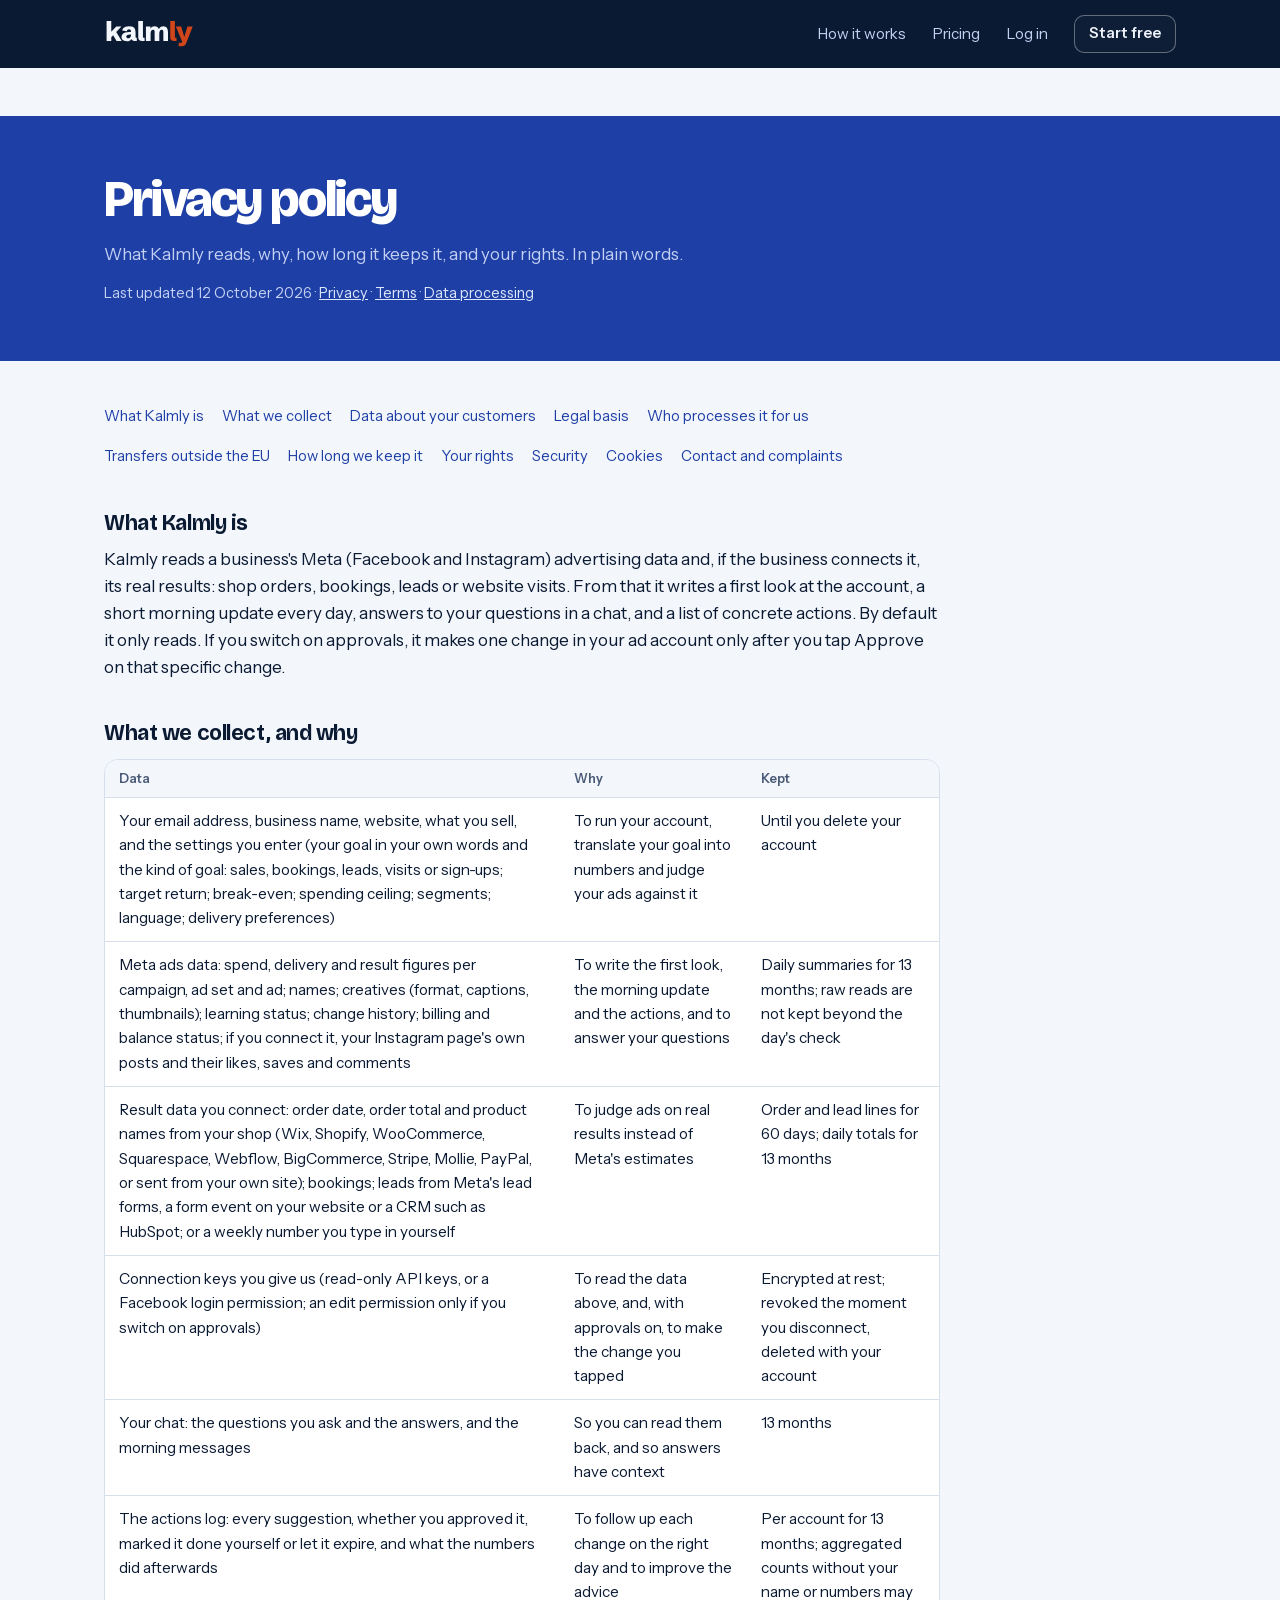
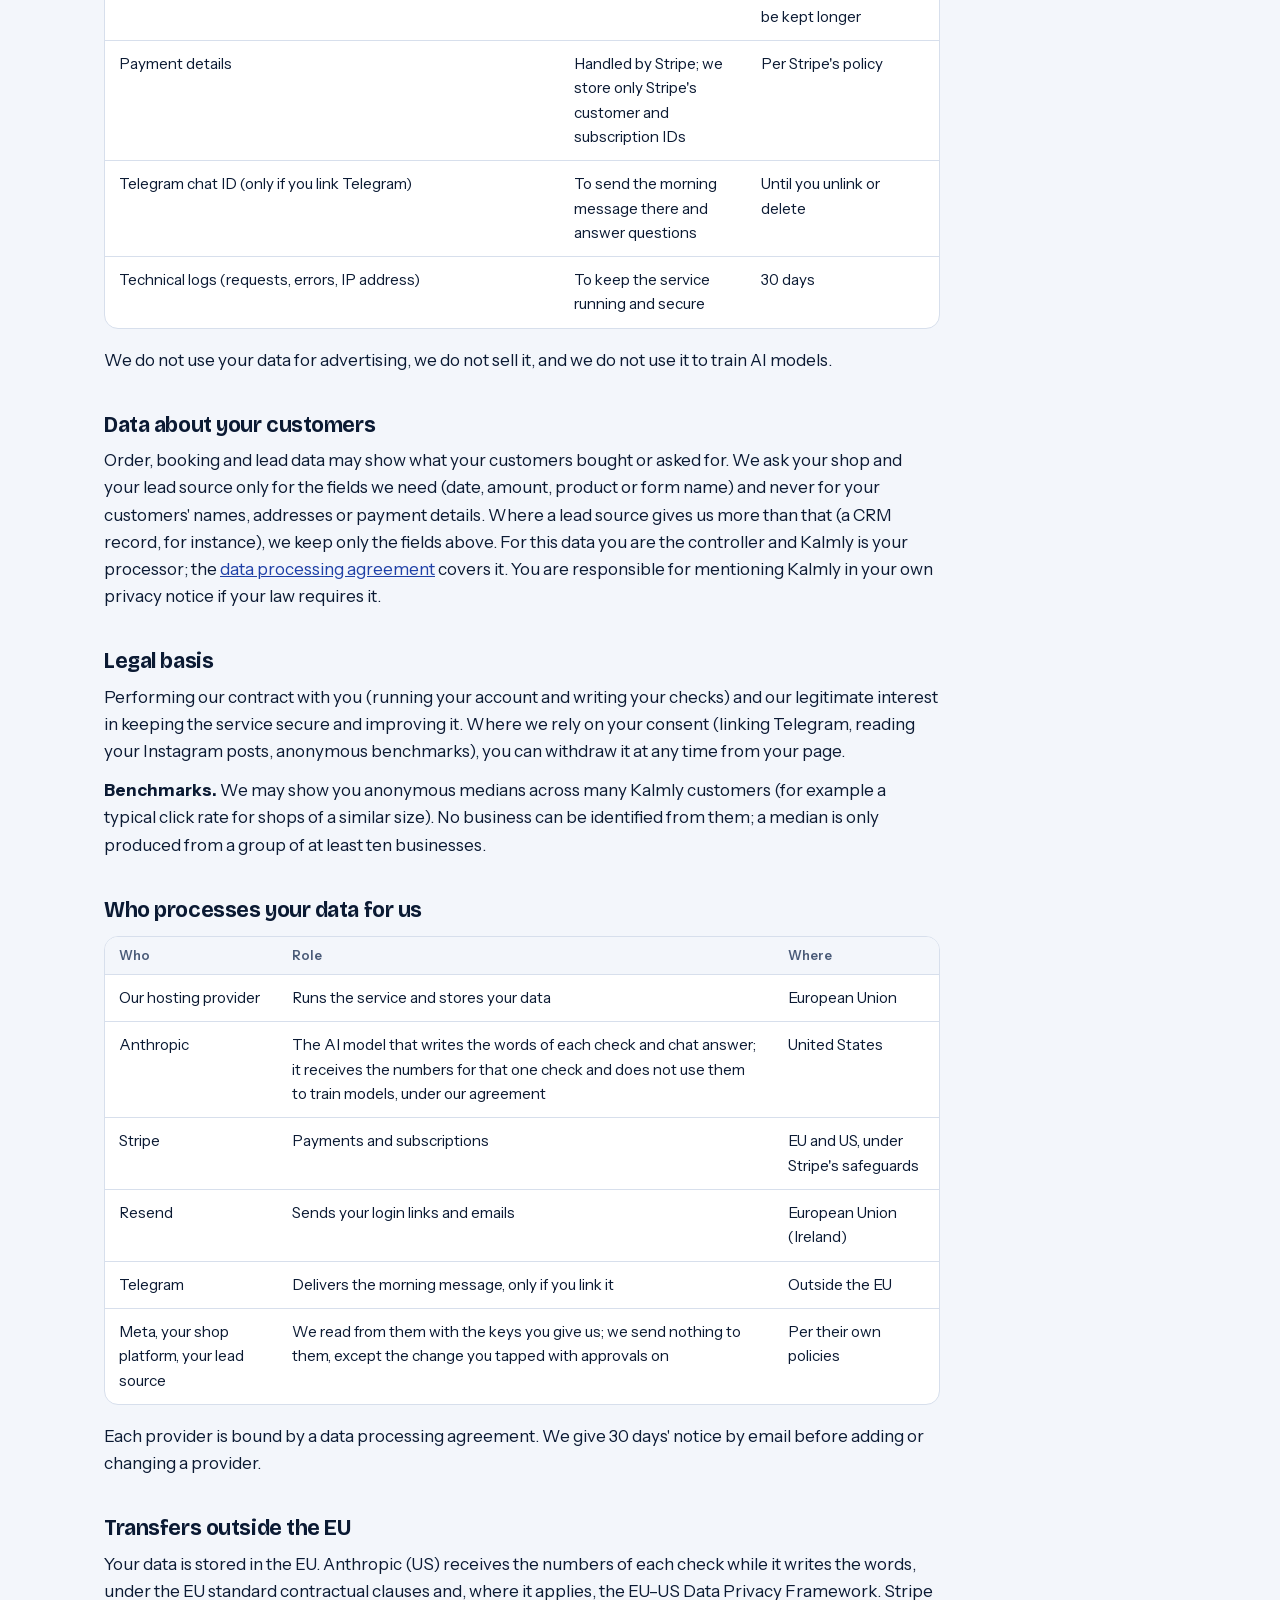
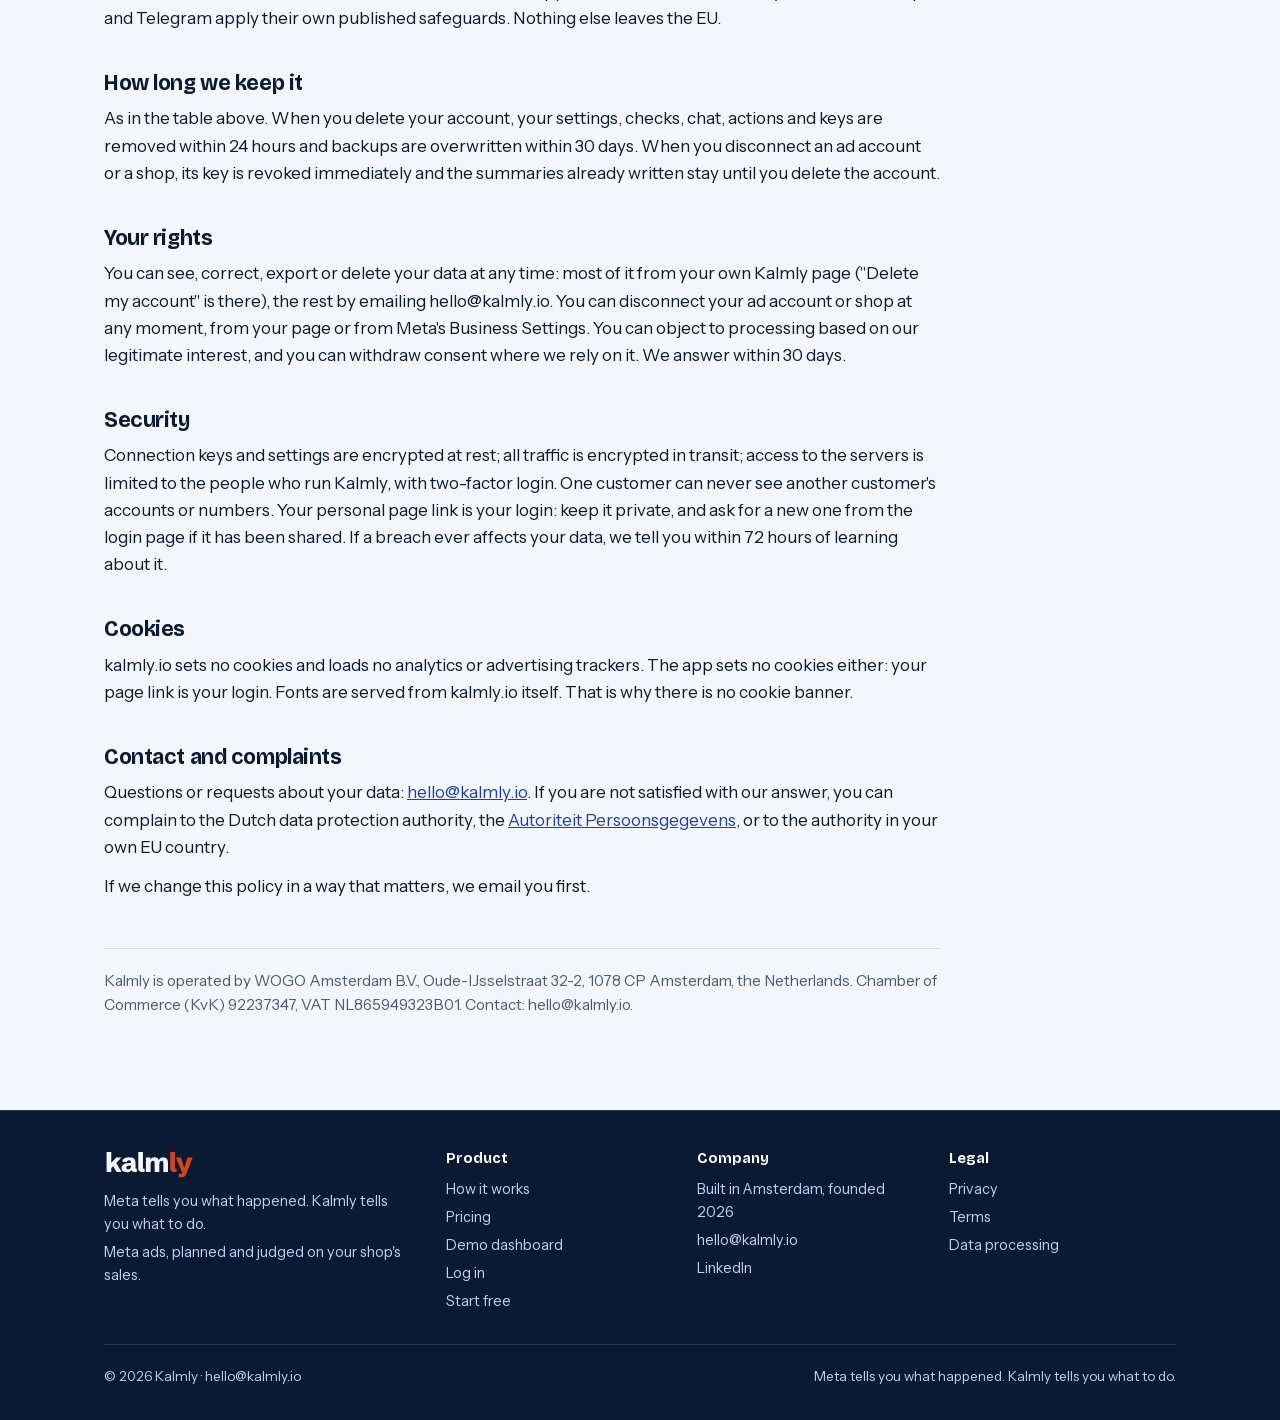
<file: privacy/index.html>
<!doctype html>
<html lang="en">
<head>
<meta charset="utf-8">
<meta name="viewport" content="width=device-width,initial-scale=1">
<title>Privacy policy — Kalmly</title>
<meta name="description" content="How Kalmly handles your data: what it reads from Meta and your shop, why, how long it keeps it, who processes it, and your rights. No cookies.">
<link rel="canonical" href="https://kalmly.io/privacy/">
<link rel="icon" type="image/png" sizes="64x64" href="/favicon.png?v=2">
<link rel="apple-touch-icon" sizes="180x180" href="/apple-touch-icon.png?v=2">
<meta name="theme-color" content="#0B1A33">
<meta property="og:type" content="website"><meta property="og:site_name" content="Kalmly"><meta property="og:title" content="Privacy policy — Kalmly"><meta property="og:description" content="How Kalmly handles your data: what it reads from Meta and your shop, why, how long it keeps it, who processes it, and your rights. No cookies."><meta property="og:image" content="https://kalmly.io/og.png"><meta property="og:url" content="https://kalmly.io/privacy/">
<link rel="preload" href="/fonts/bricolage-var-latin.woff2" as="font" type="font/woff2" crossorigin><link rel="preload" href="/fonts/instrument-var-latin.woff2" as="font" type="font/woff2" crossorigin>
<link rel="stylesheet" href="/fonts/fonts.css">
<style>
:root{--navy-900:#1E3FA6;--navy-700:#142A70;--rule-dw:rgba(255,255,255,.11);--paper:#F3F6FB;--paper-2:#E6EDF8;--card:#FFFFFF;--rule-l:#D7DFEC;
  --ink:#0B1A33;--slate:#4A5B78;--snow:#EEF2FB;--mist:#C3D0F2;--electric:#DCE6FA;--link:#1E3FA6;--orange:#D0451A;--orange-deep:#B83A14;
  --display:"Bricolage Grotesque","Helvetica Neue",Arial,sans-serif;--text:"Instrument Sans",-apple-system,"Segoe UI",system-ui,sans-serif;
  --r-ctl:10px;--wrap:1120px;--gutter:24px;--ease:cubic-bezier(.2,.7,.2,1);color-scheme:light}
*{box-sizing:border-box}html{-webkit-text-size-adjust:100%}
body{margin:0;background:var(--paper);color:var(--ink);font:17px/1.6 var(--text);overflow-x:hidden}
::selection{background:var(--link);color:#fff}:focus-visible{outline:2px solid var(--link);outline-offset:3px;border-radius:4px}
.nav :focus-visible{outline-color:var(--electric)}a{color:inherit}img,svg{display:block;max-width:100%}
.wrap{max-width:var(--wrap);margin:0 auto;padding:0 var(--gutter)}
h1,h2,h3{font-family:var(--display);letter-spacing:-.025em;line-height:1.08;margin:0;text-wrap:balance;font-variation-settings:"opsz" 96}
h1{font-size:clamp(2rem,4.4vw,3.2rem);font-weight:800;letter-spacing:-.035em;color:#fff}
h2{font-size:1.35rem;font-weight:700;letter-spacing:-.02em;margin:40px 0 10px;font-variation-settings:"opsz" 32}
h2:first-child{margin-top:0}
p{margin:0 0 12px}ul,ol{margin:0 0 12px;padding-left:22px}li{margin:4px 0}
.muted{color:var(--slate)}
.btn{display:inline-flex;align-items:center;justify-content:center;gap:8px;padding:14px 22px;border-radius:var(--r-ctl);font-weight:600;font-size:1rem;text-decoration:none;border:1px solid transparent;cursor:pointer;line-height:1.2;white-space:nowrap;transition:transform .25s var(--ease),background .25s var(--ease)}
.btn.primary{background:var(--orange);color:#fff;box-shadow:0 1px 0 rgba(255,255,255,.18) inset,0 0 0 1px rgba(255,255,255,.32),0 8px 24px -10px rgba(11,26,51,.6)}
.btn.primary:hover{background:var(--orange-deep);transform:translateY(-1px)}
.btn.quiet{color:var(--snow);border-color:rgba(255,255,255,.28);background:rgba(255,255,255,.02)}.btn.quiet:hover{border-color:rgba(255,255,255,.6)}
.btn.small{padding:9px 14px;font-size:.92rem}
.lnk{color:var(--link);font-weight:600;text-decoration:none;background:linear-gradient(currentColor,currentColor) no-repeat 0 100%/0 1px;transition:background-size .3s var(--ease)}.lnk:hover{background-size:100% 1px}
.nav{position:sticky;top:0;z-index:50;background:#0B1A33}.nav .in{display:flex;align-items:center;justify-content:space-between;height:68px}
.brand{display:flex;align-items:center;text-decoration:none}.brand .wm{height:26px;width:auto}
.navlinks{display:flex;align-items:center;gap:26px;font-size:.95rem;color:var(--mist)}.navlinks a:not(.btn){text-decoration:none;transition:color .2s}.navlinks a:not(.btn):hover{color:#fff}
.navlinks .btn.quiet.small{border-color:rgba(255,255,255,.35)}
.hero{background:var(--navy-900);color:var(--snow);padding:56px 0 44px}
.hero .lead{color:var(--mist);max-width:60ch;margin:14px 0 0;font-size:1.05rem}
.hero .meta{color:var(--mist);font-size:.9rem;margin-top:14px}
.hero .meta a{color:var(--electric)}
main.legal{padding:48px 0 80px}
article{max-width:76ch}
article p,article li{color:var(--ink)}
article .note{background:var(--paper-2);border-left:3px solid var(--link);padding:12px 16px;border-radius:0 10px 10px 0;margin:16px 0}
article a{color:var(--link)}
.tablewrap{overflow-x:auto;-webkit-overflow-scrolling:touch;margin:14px 0 18px;background:var(--card);border:1px solid var(--rule-l);border-radius:14px}
table{width:100%;border-collapse:collapse;font-size:.95rem;min-width:560px}
td,th{text-align:left;padding:11px 14px;border-bottom:1px solid var(--rule-l);vertical-align:top}
tr:last-child td{border-bottom:0}th{font:600 .8rem var(--text);color:var(--slate);white-space:nowrap;background:var(--paper)}
.toc{display:flex;flex-wrap:wrap;gap:8px 18px;font-size:.92rem;margin:0 0 28px;padding:0;list-style:none}
.toc a{color:var(--link);text-decoration:none}.toc a:hover{text-decoration:underline}
.operator{margin-top:48px;padding-top:20px;border-top:1px solid var(--rule-l);color:var(--slate);font-size:.95rem}
footer{background:#0B1A33;border-top:1px solid rgba(255,255,255,.12);padding:36px 0 28px;color:var(--mist);font-size:.9rem}
footer .cols{display:grid;grid-template-columns:1.4fr 1fr 1fr 1fr;gap:24px}
footer b{display:block;color:#fff;margin-bottom:8px;font-family:var(--display);font-weight:700}
footer a,footer span{display:block;color:var(--mist);text-decoration:none;margin:5px 0;transition:color .2s}footer a:hover{color:#fff}
footer .bottom{border-top:1px solid var(--rule-dw);margin-top:26px;padding-top:16px;font-size:.84rem;display:flex;justify-content:space-between;gap:12px;flex-wrap:wrap}
.nf{min-height:70vh;display:grid;place-items:center;text-align:center;padding:64px 0}
.nf h1{color:var(--ink);font-size:clamp(2.4rem,7vw,4.5rem)}.nf p{color:var(--slate);max-width:44ch;margin:14px auto 24px}
.nf .row{display:flex;gap:12px;justify-content:center;flex-wrap:wrap}.nf .btn.quiet{color:var(--ink);border-color:rgba(11,26,51,.3)}
@media (max-width:1000px){footer .cols{grid-template-columns:1fr 1fr}}
@media (max-width:640px){:root{--gutter:16px}body{font-size:16px}.nav .in{height:60px}.navlinks{gap:14px}.navlinks a:not(.btn){display:none}.hero{padding:36px 0 30px}main.legal{padding:32px 0 56px}footer .cols{grid-template-columns:1fr}h2{margin-top:30px}}
@media (max-width:640px){.tablewrap table,.tablewrap tbody,.tablewrap tr,.tablewrap td{display:block;width:auto;min-width:0}.tablewrap tr:first-child{display:none}.tablewrap tr{padding:12px 14px;border-top:1px solid var(--rule-l)}.tablewrap tr:nth-child(2){border-top:0}.tablewrap td{border:0!important;padding:3px 0!important}.tablewrap td[data-l]::before{content:attr(data-l);display:block;font-size:.72rem;letter-spacing:.08em;text-transform:uppercase;color:var(--muted,#4A5B78);margin-top:4px}}
</style>
</head>
<body>
<svg width="0" height="0" style="position:absolute" aria-hidden="true"><defs>
<symbol id="wm" viewBox="0 0 660 190"><g transform="translate(6,146)">
<path style="fill:var(--wm-k,#F3F6FB)" d="M12.98828125 0.0V-146.484375H47.265625V-67.48046875L84.375 -105.46875H122.0703125L83.88671875 -66.2109375L123.73046875 0.0H86.03515625L61.23046875 -42.48046875L47.265625 -28.02734375V0.0Z"/>
<path style="fill:var(--wm-k,#F3F6FB)" d="M161.06640625 2.5390625Q151.203125 2.5390625 142.365234375 -0.78125Q133.52734375 -4.1015625 128.05859375 -11.1328125Q122.58984375 -18.1640625 122.58984375 -29.39453125Q122.58984375 -41.50390625 129.572265625 -49.365234375Q136.5546875 -57.2265625 149.298828125 -61.1328125Q162.04296875 -65.0390625 179.62109375 -65.0390625H193.29296875L191.53515625 -61.9140625V-68.1640625Q191.53515625 -77.734375 188.263671875 -82.12890625Q184.9921875 -86.5234375 177.47265625 -86.5234375Q170.1484375 -86.5234375 166.33984375 -82.6171875Q162.53125 -78.7109375 161.359375 -71.19140625L127.1796875 -76.7578125Q129.1328125 -85.64453125 135.138671875 -92.7734375Q141.14453125 -99.90234375 152.033203125 -104.1015625Q162.921875 -108.30078125 179.328125 -108.30078125Q193.78125 -108.30078125 204.083984375 -104.00390625Q214.38671875 -99.70703125 219.904296875 -89.35546875Q225.421875 -79.00390625 225.421875 -60.7421875V-29.8828125Q225.421875 -26.5625 226.349609375 -25.48828125Q227.27734375 -24.4140625 230.3046875 -24.4140625H234.6015625V0.0H219.3671875Q206.0859375 0.0 199.54296875 -6.396484375Q193.0 -12.79296875 193.0 -25.1953125V-29.1015625L199.25 -26.46484375Q198.078125 -22.16796875 195.783203125 -17.1875Q193.48828125 -12.20703125 189.2890625 -7.71484375Q185.08984375 -3.22265625 178.205078125 -0.341796875Q171.3203125 2.5390625 161.06640625 2.5390625ZM171.3203125 -19.7265625Q177.66796875 -19.7265625 182.2578125 -22.55859375Q186.84765625 -25.390625 189.38671875 -30.76171875Q191.92578125 -36.1328125 191.92578125 -43.75V-46.58203125H181.28125Q171.90625 -46.58203125 166.73046875 -44.140625Q161.5546875 -41.69921875 159.552734375 -38.18359375Q157.55078125 -34.66796875 157.55078125 -31.4453125Q157.55078125 -29.296875 158.625 -26.5625Q159.69921875 -23.828125 162.62890625 -21.77734375Q165.55859375 -19.7265625 171.3203125 -19.7265625Z"/>
<path style="fill:var(--wm-k,#F3F6FB)" d="M273.109375 0.0Q259.14453125 0.0 252.2109375 -6.34765625Q245.27734375 -12.6953125 245.27734375 -25.1953125V-146.484375H279.5546875V-29.8828125Q279.5546875 -26.5625 280.482421875 -25.48828125Q281.41015625 -24.4140625 284.4375 -24.4140625H291.6640625V0.0Z"/>
<path style="fill:var(--wm-k,#F3F6FB)" d="M301.4609375 0.0V-105.46875H334.76171875V-88.96484375Q339.7421875 -98.53515625 347.701171875 -103.3203125Q355.66015625 -108.10546875 366.3046875 -108.10546875Q377.53515625 -108.10546875 385.0546875 -102.783203125Q392.57421875 -97.4609375 396.1875 -87.109375Q402.53515625 -98.53515625 411.568359375 -103.3203125Q420.6015625 -108.10546875 430.26953125 -108.10546875Q446.578125 -108.10546875 454.9765625 -96.6796875Q463.375 -85.25390625 463.375 -63.4765625V0.0H429.1953125V-64.453125Q429.1953125 -69.23828125 428.21875 -73.388671875Q427.2421875 -77.5390625 424.703125 -80.17578125Q422.1640625 -82.8125 417.18359375 -82.8125Q411.03125 -82.8125 407.125 -78.466796875Q403.21875 -74.12109375 401.36328125 -66.845703125Q399.5078125 -59.5703125 399.5078125 -50.68359375V0.0H365.328125V-64.453125Q365.328125 -69.23828125 364.400390625 -73.4375Q363.47265625 -77.63671875 360.884765625 -80.224609375Q358.296875 -82.8125 353.31640625 -82.8125Q347.1640625 -82.8125 343.2578125 -78.515625Q339.3515625 -74.21875 337.544921875 -66.943359375Q335.73828125 -59.66796875 335.73828125 -50.5859375V0.0Z"/>
<path style="fill:var(--wm-ly,#D0451A)" d="M507.546875 0.0Q493.58203125 0.0 486.6484375 -6.34765625Q479.71484375 -12.6953125 479.71484375 -25.1953125V-146.484375H513.9921875V-29.8828125Q513.9921875 -26.5625 514.919921875 -25.48828125Q515.84765625 -24.4140625 518.875 -24.4140625H526.1015625V0.0Z"/>
<path style="fill:var(--wm-ly,#D0451A)" d="M541.953125 38.0859375V13.671875H560.5078125Q562.65625 13.671875 563.73046875 12.890625Q564.8046875 12.109375 565.68359375 9.86328125L570.17578125 -2.05078125L568.515625 9.765625L521.15234375 -105.46875H559.43359375L584.140625 -25.09765625L581.50390625 -25.29296875L606.11328125 -105.46875H644.39453125L595.859375 18.45703125Q591.3671875 29.98046875 583.701171875 34.033203125Q576.03515625 38.0859375 565.29296875 38.0859375Z"/>
</g></symbol>
</defs></svg>
<header class="nav" id="nav"><div class="wrap in">
  <a class="brand" href="/" aria-label="Kalmly home"><svg class="wm" viewBox="0 0 660 190" style="--wm-k:#F3F6FB;--wm-ly:#D0451A" width="90" height="26"><use href="#wm"/></svg></a>
  <nav class="navlinks" aria-label="Main"><a href="/#morning">How it works</a><a href="/pricing/">Pricing</a><a href="/login">Log in</a><a class="btn quiet small" href="/start">Start free</a></nav>
</div></header>
<main class="legal">
<section class="hero"><div class="wrap"><h1>Privacy policy</h1><p class="lead">What Kalmly reads, why, how long it keeps it, and your rights. In plain words.</p><p class="meta">Last updated 12 October 2026 · <a href="/privacy/">Privacy</a> · <a href="/terms/">Terms</a> · <a href="/dpa/">Data processing</a></p></div></section>
<div class="wrap"><article style="padding-top:40px">

<ul class="toc">
<li><a href="#what">What Kalmly is</a></li><li><a href="#data">What we collect</a></li><li><a href="#others">Data about your customers</a></li><li><a href="#basis">Legal basis</a></li><li><a href="#who">Who processes it for us</a></li><li><a href="#transfers">Transfers outside the EU</a></li><li><a href="#keep">How long we keep it</a></li><li><a href="#rights">Your rights</a></li><li><a href="#security">Security</a></li><li><a href="#cookies">Cookies</a></li><li><a href="#contact">Contact and complaints</a></li>
</ul>

<h2 id="what">What Kalmly is</h2>
<p>Kalmly reads a business's Meta (Facebook and Instagram) advertising data and, if the business connects it, its real results: shop orders, bookings, leads or website visits. From that it writes a first look at the account, a short morning update every day, answers to your questions in a chat, and a list of concrete actions. By default it only reads. If you switch on approvals, it makes one change in your ad account only after you tap Approve on that specific change.</p>

<h2 id="data">What we collect, and why</h2>
<div class="tablewrap"><table>
<tr><th>Data</th><th>Why</th><th>Kept</th></tr>
<tr><td data-l="Data">Your email address, business name, website, what you sell, and the settings you enter (your goal in your own words and the kind of goal: sales, bookings, leads, visits or sign-ups; target return; break-even; spending ceiling; segments; language; delivery preferences)</td><td data-l="Why">To run your account, translate your goal into numbers and judge your ads against it</td><td data-l="Kept">Until you delete your account</td></tr>
<tr><td data-l="Data">Meta ads data: spend, delivery and result figures per campaign, ad set and ad; names; creatives (format, captions, thumbnails); learning status; change history; billing and balance status; if you connect it, your Instagram page's own posts and their likes, saves and comments</td><td data-l="Why">To write the first look, the morning update and the actions, and to answer your questions</td><td data-l="Kept">Daily summaries for 13 months; raw reads are not kept beyond the day's check</td></tr>
<tr><td data-l="Data">Result data you connect: order date, order total and product names from your shop (Wix, Shopify, WooCommerce, Squarespace, Webflow, BigCommerce, Stripe, Mollie, PayPal, or sent from your own site); bookings; leads from Meta's lead forms, a form event on your website or a CRM such as HubSpot; or a weekly number you type in yourself</td><td data-l="Why">To judge ads on real results instead of Meta's estimates</td><td data-l="Kept">Order and lead lines for 60 days; daily totals for 13 months</td></tr>
<tr><td data-l="Data">Connection keys you give us (read-only API keys, or a Facebook login permission; an edit permission only if you switch on approvals)</td><td data-l="Why">To read the data above, and, with approvals on, to make the change you tapped</td><td data-l="Kept">Encrypted at rest; revoked the moment you disconnect, deleted with your account</td></tr>
<tr><td data-l="Data">Your chat: the questions you ask and the answers, and the morning messages</td><td data-l="Why">So you can read them back, and so answers have context</td><td data-l="Kept">13 months</td></tr>
<tr><td data-l="Data">The actions log: every suggestion, whether you approved it, marked it done yourself or let it expire, and what the numbers did afterwards</td><td data-l="Why">To follow up each change on the right day and to improve the advice</td><td data-l="Kept">Per account for 13 months; aggregated counts without your name or numbers may be kept longer</td></tr>
<tr><td data-l="Data">Payment details</td><td data-l="Why">Handled by Stripe; we store only Stripe's customer and subscription IDs</td><td data-l="Kept">Per Stripe's policy</td></tr>
<tr><td data-l="Data">Telegram chat ID (only if you link Telegram)</td><td data-l="Why">To send the morning message there and answer questions</td><td data-l="Kept">Until you unlink or delete</td></tr>
<tr><td data-l="Data">Technical logs (requests, errors, IP address)</td><td data-l="Why">To keep the service running and secure</td><td data-l="Kept">30 days</td></tr>
</table></div>
<p>We do not use your data for advertising, we do not sell it, and we do not use it to train AI models.</p>

<h2 id="others">Data about your customers</h2>
<p>Order, booking and lead data may show what your customers bought or asked for. We ask your shop and your lead source only for the fields we need (date, amount, product or form name) and never for your customers' names, addresses or payment details. Where a lead source gives us more than that (a CRM record, for instance), we keep only the fields above. For this data you are the controller and Kalmly is your processor; the <a href="/dpa/">data processing agreement</a> covers it. You are responsible for mentioning Kalmly in your own privacy notice if your law requires it.</p>

<h2 id="basis">Legal basis</h2>
<p>Performing our contract with you (running your account and writing your checks) and our legitimate interest in keeping the service secure and improving it. Where we rely on your consent (linking Telegram, reading your Instagram posts, anonymous benchmarks), you can withdraw it at any time from your page.</p>
<p><b>Benchmarks.</b> We may show you anonymous medians across many Kalmly customers (for example a typical click rate for shops of a similar size). No business can be identified from them; a median is only produced from a group of at least ten businesses.</p>

<h2 id="who">Who processes your data for us</h2>
<div class="tablewrap"><table>
<tr><th>Who</th><th>Role</th><th>Where</th></tr>
<tr><td data-l="Who">Our hosting provider</td><td data-l="Role">Runs the service and stores your data</td><td data-l="Where">European Union</td></tr>
<tr><td data-l="Who">Anthropic</td><td data-l="Role">The AI model that writes the words of each check and chat answer; it receives the numbers for that one check and does not use them to train models, under our agreement</td><td data-l="Where">United States</td></tr>
<tr><td data-l="Who">Stripe</td><td data-l="Role">Payments and subscriptions</td><td data-l="Where">EU and US, under Stripe's safeguards</td></tr>
<tr><td data-l="Who">Resend</td><td data-l="Role">Sends your login links and emails</td><td data-l="Where">European Union (Ireland)</td></tr>
<tr><td data-l="Who">Telegram</td><td data-l="Role">Delivers the morning message, only if you link it</td><td data-l="Where">Outside the EU</td></tr>
<tr><td data-l="Who">Meta, your shop platform, your lead source</td><td data-l="Role">We read from them with the keys you give us; we send nothing to them, except the change you tapped with approvals on</td><td data-l="Where">Per their own policies</td></tr>
</table></div>
<p>Each provider is bound by a data processing agreement. We give 30 days' notice by email before adding or changing a provider.</p>

<h2 id="transfers">Transfers outside the EU</h2>
<p>Your data is stored in the EU. Anthropic (US) receives the numbers of each check while it writes the words, under the EU standard contractual clauses and, where it applies, the EU–US Data Privacy Framework. Stripe and Telegram apply their own published safeguards. Nothing else leaves the EU.</p>

<h2 id="keep">How long we keep it</h2>
<p>As in the table above. When you delete your account, your settings, checks, chat, actions and keys are removed within 24 hours and backups are overwritten within 30 days. When you disconnect an ad account or a shop, its key is revoked immediately and the summaries already written stay until you delete the account.</p>

<h2 id="rights">Your rights</h2>
<p>You can see, correct, export or delete your data at any time: most of it from your own Kalmly page ("Delete my account" is there), the rest by emailing hello@kalmly.io. You can disconnect your ad account or shop at any moment, from your page or from Meta's Business Settings. You can object to processing based on our legitimate interest, and you can withdraw consent where we rely on it. We answer within 30 days.</p>

<h2 id="security">Security</h2>
<p>Connection keys and settings are encrypted at rest; all traffic is encrypted in transit; access to the servers is limited to the people who run Kalmly, with two-factor login. One customer can never see another customer's accounts or numbers. Your personal page link is your login: keep it private, and ask for a new one from the login page if it has been shared. If a breach ever affects your data, we tell you within 72 hours of learning about it.</p>

<h2 id="cookies">Cookies</h2>
<p>kalmly.io sets no cookies and loads no analytics or advertising trackers. The app sets no cookies either: your page link is your login. Fonts are served from kalmly.io itself. That is why there is no cookie banner.</p>

<h2 id="contact">Contact and complaints</h2>
<p>Questions or requests about your data: <a href="mailto:hello@kalmly.io">hello@kalmly.io</a>. If you are not satisfied with our answer, you can complain to the Dutch data protection authority, the <a href="https://www.autoriteitpersoonsgegevens.nl/" rel="noopener noreferrer">Autoriteit Persoonsgegevens</a>, or to the authority in your own EU country.</p>
<p>If we change this policy in a way that matters, we email you first.</p>

<p class="operator">Kalmly is operated by WOGO Amsterdam B.V., Oude-IJsselstraat 32-2, 1078 CP Amsterdam, the Netherlands. Chamber of Commerce (KvK) 92237347, VAT NL865949323B01. Contact: hello@kalmly.io.</p>

</article></div>
</main>
<footer><div class="wrap">
  <div class="cols">
    <div><a class="brand" href="/" aria-label="Kalmly"><svg class="wm" viewBox="0 0 660 190" style="--wm-k:#F3F6FB;--wm-ly:#D0451A" width="90" height="26"><use href="#wm"/></svg></a><span style="margin-top:12px;max-width:30ch">Meta tells you what happened. Kalmly tells you what to do.</span><span style="max-width:30ch">Meta ads, planned and judged on your shop's sales.</span></div>
    <div><b>Product</b><a href="/#morning">How it works</a><a href="/pricing/">Pricing</a><a href="/demo/">Demo dashboard</a><a href="/login">Log in</a><a href="/start">Start free</a></div>
    <div><b>Company</b><span>Built in Amsterdam, founded 2026</span><a href="mailto:hello@kalmly.io">hello@kalmly.io</a><a href="https://www.linkedin.com/company/kalmly-io" rel="noopener noreferrer">LinkedIn</a></div>
    <div><b>Legal</b><a href="/privacy/">Privacy</a><a href="/terms/">Terms</a><a href="/dpa/">Data processing</a></div>
  </div>
  <div class="bottom"><span>© 2026 Kalmly · <a href="mailto:hello@kalmly.io" style="display:inline;margin:0">hello@kalmly.io</a></span><span>Meta tells you what happened. Kalmly tells you what to do.</span></div>
</div></footer>
<script>
(function(){var h=location.hostname;if(h.endsWith("kalmly.io")&&h.indexOf("app.")!==0||h.endsWith("github.io")){document.querySelectorAll('a[href^="/start"],a[href^="/login"]').forEach(function(a){a.href="https://app.kalmly.io"+a.getAttribute("href");});}})();
</script>
</body>
</html>
</file>
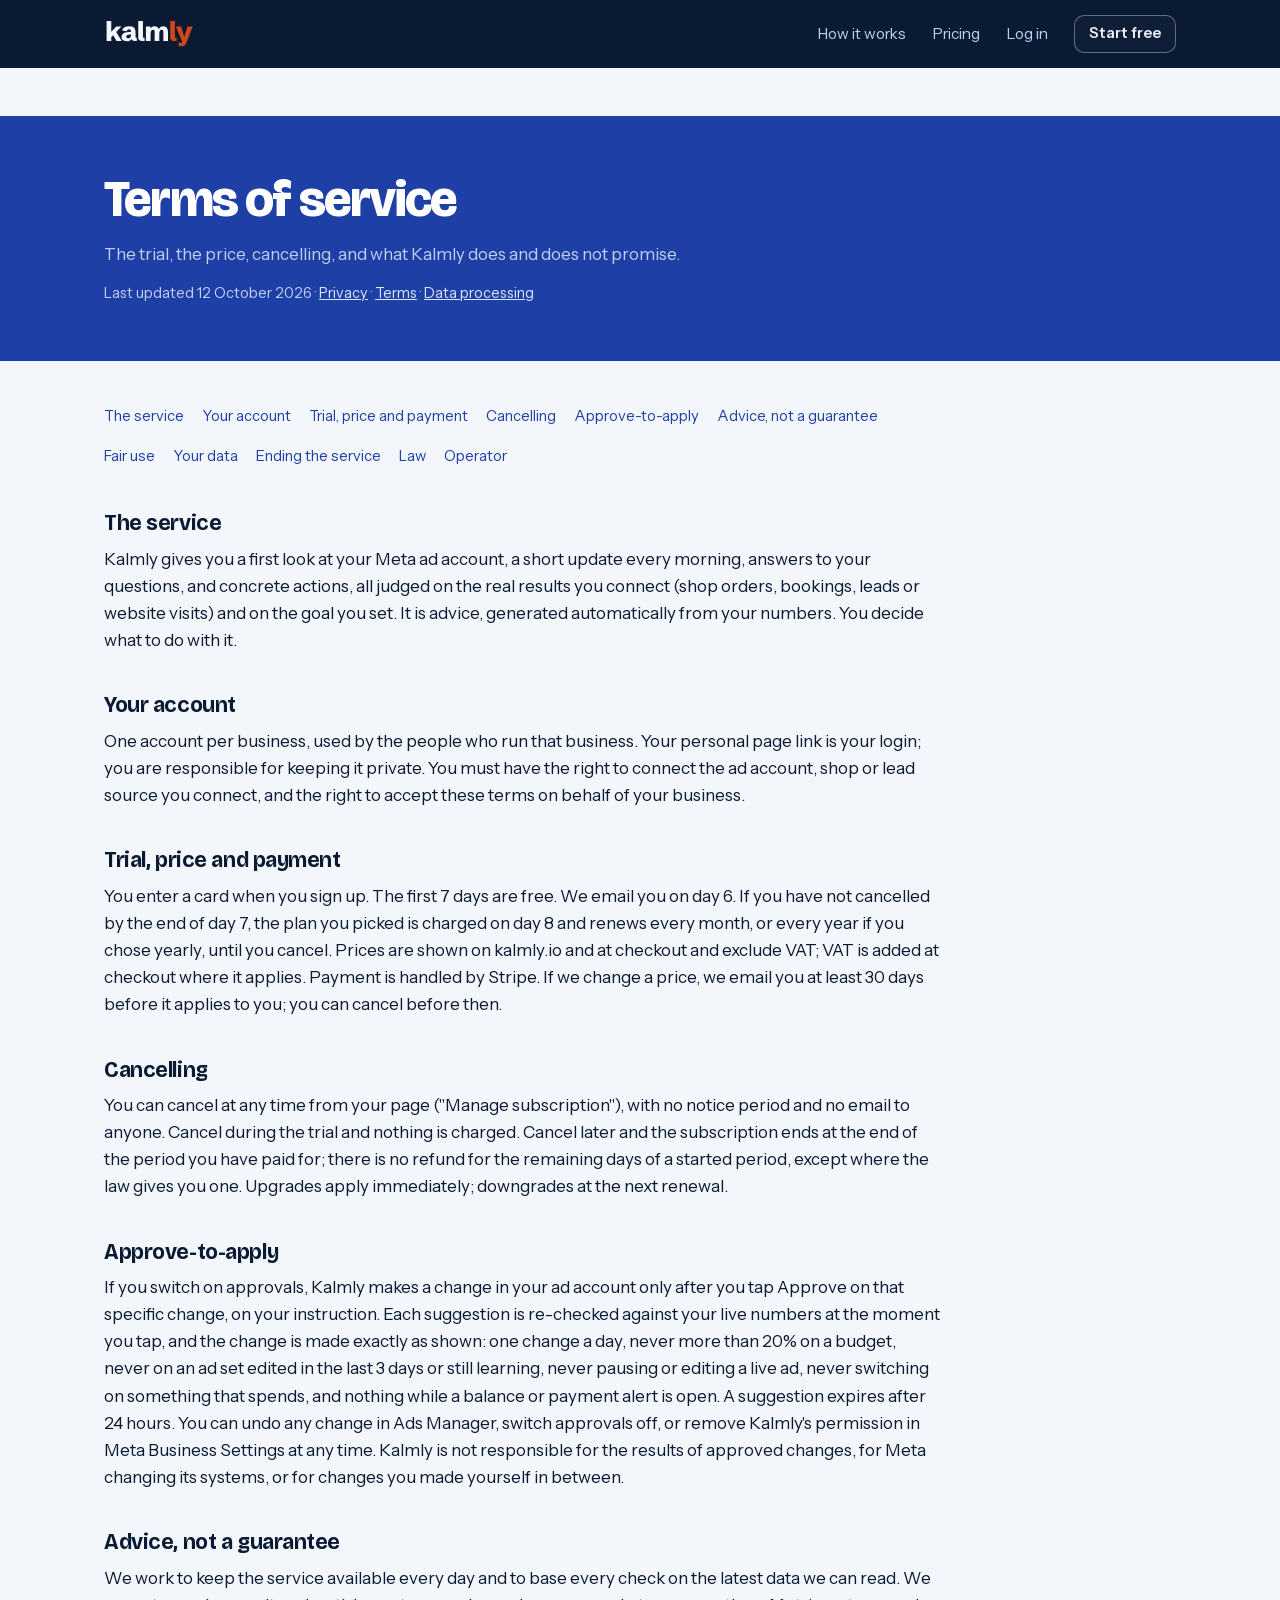
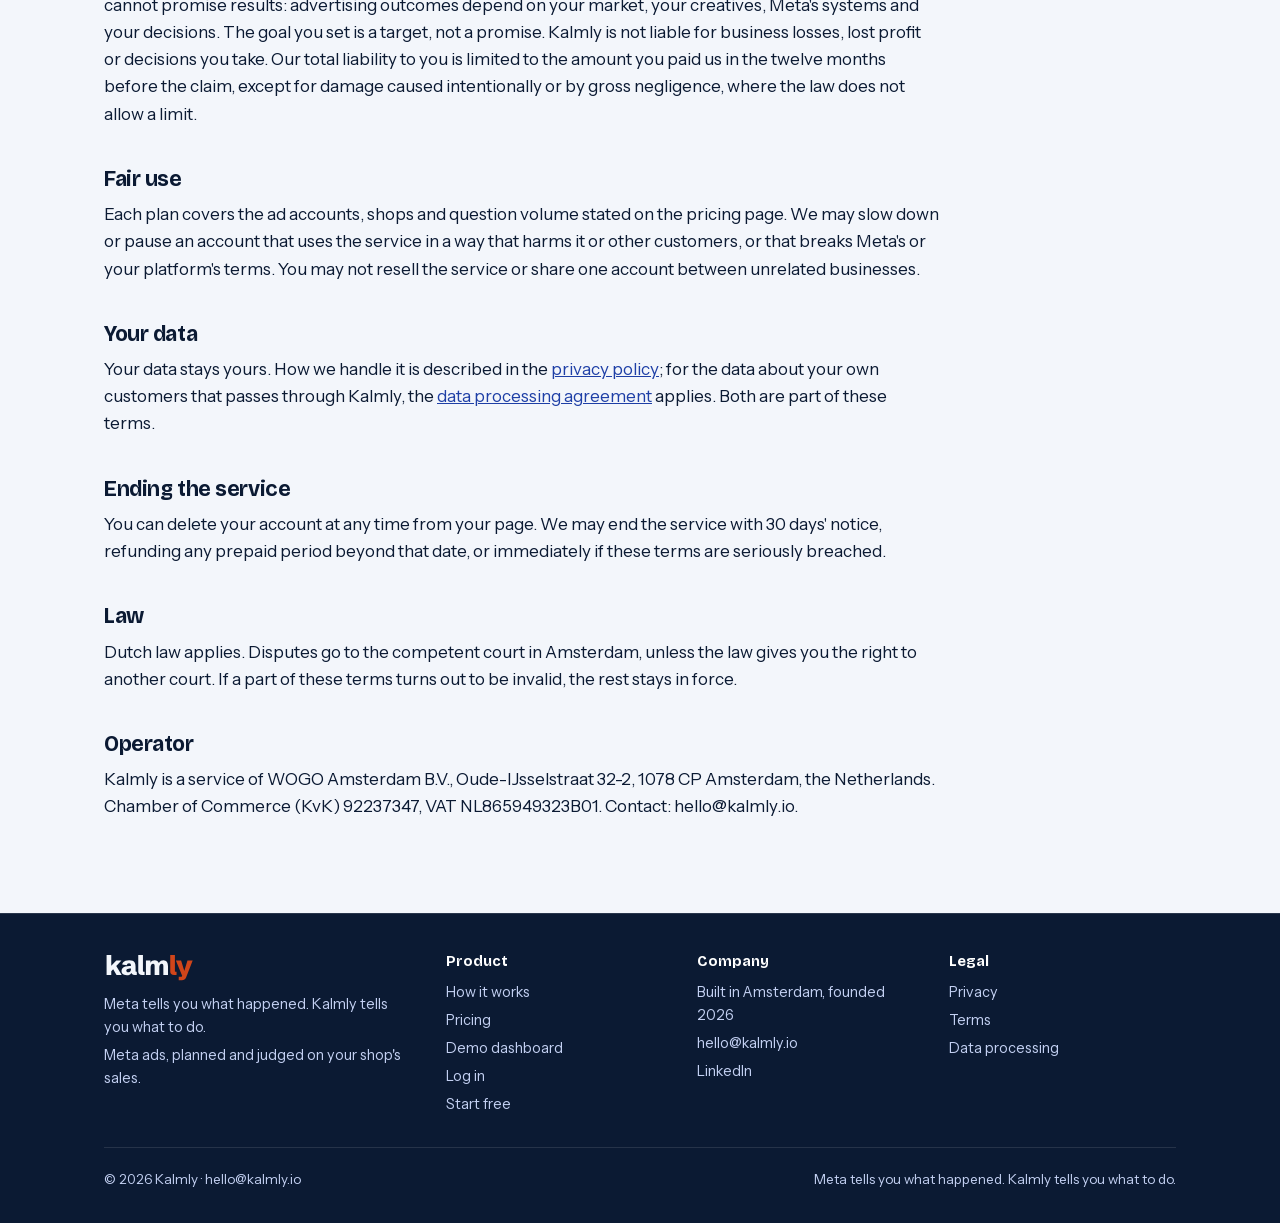
<file: terms/index.html>
<!doctype html>
<html lang="en">
<head>
<meta charset="utf-8">
<meta name="viewport" content="width=device-width,initial-scale=1">
<title>Terms of service — Kalmly</title>
<meta name="description" content="Kalmly's terms: the 7-day trial, billing, cancelling any time from your page, approve-to-apply rules, and what Kalmly does and does not promise.">
<link rel="canonical" href="https://kalmly.io/terms/">
<link rel="icon" type="image/png" sizes="64x64" href="/favicon.png?v=2">
<link rel="apple-touch-icon" sizes="180x180" href="/apple-touch-icon.png?v=2">
<meta name="theme-color" content="#0B1A33">
<meta property="og:type" content="website"><meta property="og:site_name" content="Kalmly"><meta property="og:title" content="Terms of service — Kalmly"><meta property="og:description" content="Kalmly's terms: the 7-day trial, billing, cancelling any time from your page, approve-to-apply rules, and what Kalmly does and does not promise."><meta property="og:image" content="https://kalmly.io/og.png"><meta property="og:url" content="https://kalmly.io/terms/">
<link rel="preload" href="/fonts/bricolage-var-latin.woff2" as="font" type="font/woff2" crossorigin><link rel="preload" href="/fonts/instrument-var-latin.woff2" as="font" type="font/woff2" crossorigin>
<link rel="stylesheet" href="/fonts/fonts.css">
<style>
:root{--navy-900:#1E3FA6;--navy-700:#142A70;--rule-dw:rgba(255,255,255,.11);--paper:#F3F6FB;--paper-2:#E6EDF8;--card:#FFFFFF;--rule-l:#D7DFEC;
  --ink:#0B1A33;--slate:#4A5B78;--snow:#EEF2FB;--mist:#C3D0F2;--electric:#DCE6FA;--link:#1E3FA6;--orange:#D0451A;--orange-deep:#B83A14;
  --display:"Bricolage Grotesque","Helvetica Neue",Arial,sans-serif;--text:"Instrument Sans",-apple-system,"Segoe UI",system-ui,sans-serif;
  --r-ctl:10px;--wrap:1120px;--gutter:24px;--ease:cubic-bezier(.2,.7,.2,1);color-scheme:light}
*{box-sizing:border-box}html{-webkit-text-size-adjust:100%}
body{margin:0;background:var(--paper);color:var(--ink);font:17px/1.6 var(--text);overflow-x:hidden}
::selection{background:var(--link);color:#fff}:focus-visible{outline:2px solid var(--link);outline-offset:3px;border-radius:4px}
.nav :focus-visible{outline-color:var(--electric)}a{color:inherit}img,svg{display:block;max-width:100%}
.wrap{max-width:var(--wrap);margin:0 auto;padding:0 var(--gutter)}
h1,h2,h3{font-family:var(--display);letter-spacing:-.025em;line-height:1.08;margin:0;text-wrap:balance;font-variation-settings:"opsz" 96}
h1{font-size:clamp(2rem,4.4vw,3.2rem);font-weight:800;letter-spacing:-.035em;color:#fff}
h2{font-size:1.35rem;font-weight:700;letter-spacing:-.02em;margin:40px 0 10px;font-variation-settings:"opsz" 32}
h2:first-child{margin-top:0}
p{margin:0 0 12px}ul,ol{margin:0 0 12px;padding-left:22px}li{margin:4px 0}
.muted{color:var(--slate)}
.btn{display:inline-flex;align-items:center;justify-content:center;gap:8px;padding:14px 22px;border-radius:var(--r-ctl);font-weight:600;font-size:1rem;text-decoration:none;border:1px solid transparent;cursor:pointer;line-height:1.2;white-space:nowrap;transition:transform .25s var(--ease),background .25s var(--ease)}
.btn.primary{background:var(--orange);color:#fff;box-shadow:0 1px 0 rgba(255,255,255,.18) inset,0 0 0 1px rgba(255,255,255,.32),0 8px 24px -10px rgba(11,26,51,.6)}
.btn.primary:hover{background:var(--orange-deep);transform:translateY(-1px)}
.btn.quiet{color:var(--snow);border-color:rgba(255,255,255,.28);background:rgba(255,255,255,.02)}.btn.quiet:hover{border-color:rgba(255,255,255,.6)}
.btn.small{padding:9px 14px;font-size:.92rem}
.lnk{color:var(--link);font-weight:600;text-decoration:none;background:linear-gradient(currentColor,currentColor) no-repeat 0 100%/0 1px;transition:background-size .3s var(--ease)}.lnk:hover{background-size:100% 1px}
.nav{position:sticky;top:0;z-index:50;background:#0B1A33}.nav .in{display:flex;align-items:center;justify-content:space-between;height:68px}
.brand{display:flex;align-items:center;text-decoration:none}.brand .wm{height:26px;width:auto}
.navlinks{display:flex;align-items:center;gap:26px;font-size:.95rem;color:var(--mist)}.navlinks a:not(.btn){text-decoration:none;transition:color .2s}.navlinks a:not(.btn):hover{color:#fff}
.navlinks .btn.quiet.small{border-color:rgba(255,255,255,.35)}
.hero{background:var(--navy-900);color:var(--snow);padding:56px 0 44px}
.hero .lead{color:var(--mist);max-width:60ch;margin:14px 0 0;font-size:1.05rem}
.hero .meta{color:var(--mist);font-size:.9rem;margin-top:14px}
.hero .meta a{color:var(--electric)}
main.legal{padding:48px 0 80px}
article{max-width:76ch}
article p,article li{color:var(--ink)}
article .note{background:var(--paper-2);border-left:3px solid var(--link);padding:12px 16px;border-radius:0 10px 10px 0;margin:16px 0}
article a{color:var(--link)}
.tablewrap{overflow-x:auto;-webkit-overflow-scrolling:touch;margin:14px 0 18px;background:var(--card);border:1px solid var(--rule-l);border-radius:14px}
table{width:100%;border-collapse:collapse;font-size:.95rem;min-width:560px}
td,th{text-align:left;padding:11px 14px;border-bottom:1px solid var(--rule-l);vertical-align:top}
tr:last-child td{border-bottom:0}th{font:600 .8rem var(--text);color:var(--slate);white-space:nowrap;background:var(--paper)}
.toc{display:flex;flex-wrap:wrap;gap:8px 18px;font-size:.92rem;margin:0 0 28px;padding:0;list-style:none}
.toc a{color:var(--link);text-decoration:none}.toc a:hover{text-decoration:underline}
.operator{margin-top:48px;padding-top:20px;border-top:1px solid var(--rule-l);color:var(--slate);font-size:.95rem}
footer{background:#0B1A33;border-top:1px solid rgba(255,255,255,.12);padding:36px 0 28px;color:var(--mist);font-size:.9rem}
footer .cols{display:grid;grid-template-columns:1.4fr 1fr 1fr 1fr;gap:24px}
footer b{display:block;color:#fff;margin-bottom:8px;font-family:var(--display);font-weight:700}
footer a,footer span{display:block;color:var(--mist);text-decoration:none;margin:5px 0;transition:color .2s}footer a:hover{color:#fff}
footer .bottom{border-top:1px solid var(--rule-dw);margin-top:26px;padding-top:16px;font-size:.84rem;display:flex;justify-content:space-between;gap:12px;flex-wrap:wrap}
.nf{min-height:70vh;display:grid;place-items:center;text-align:center;padding:64px 0}
.nf h1{color:var(--ink);font-size:clamp(2.4rem,7vw,4.5rem)}.nf p{color:var(--slate);max-width:44ch;margin:14px auto 24px}
.nf .row{display:flex;gap:12px;justify-content:center;flex-wrap:wrap}.nf .btn.quiet{color:var(--ink);border-color:rgba(11,26,51,.3)}
@media (max-width:1000px){footer .cols{grid-template-columns:1fr 1fr}}
@media (max-width:640px){:root{--gutter:16px}body{font-size:16px}.nav .in{height:60px}.navlinks{gap:14px}.navlinks a:not(.btn){display:none}.hero{padding:36px 0 30px}main.legal{padding:32px 0 56px}footer .cols{grid-template-columns:1fr}h2{margin-top:30px}}
</style>
</head>
<body>
<svg width="0" height="0" style="position:absolute" aria-hidden="true"><defs>
<symbol id="wm" viewBox="0 0 660 190"><g transform="translate(6,146)">
<path style="fill:var(--wm-k,#F3F6FB)" d="M12.98828125 0.0V-146.484375H47.265625V-67.48046875L84.375 -105.46875H122.0703125L83.88671875 -66.2109375L123.73046875 0.0H86.03515625L61.23046875 -42.48046875L47.265625 -28.02734375V0.0Z"/>
<path style="fill:var(--wm-k,#F3F6FB)" d="M161.06640625 2.5390625Q151.203125 2.5390625 142.365234375 -0.78125Q133.52734375 -4.1015625 128.05859375 -11.1328125Q122.58984375 -18.1640625 122.58984375 -29.39453125Q122.58984375 -41.50390625 129.572265625 -49.365234375Q136.5546875 -57.2265625 149.298828125 -61.1328125Q162.04296875 -65.0390625 179.62109375 -65.0390625H193.29296875L191.53515625 -61.9140625V-68.1640625Q191.53515625 -77.734375 188.263671875 -82.12890625Q184.9921875 -86.5234375 177.47265625 -86.5234375Q170.1484375 -86.5234375 166.33984375 -82.6171875Q162.53125 -78.7109375 161.359375 -71.19140625L127.1796875 -76.7578125Q129.1328125 -85.64453125 135.138671875 -92.7734375Q141.14453125 -99.90234375 152.033203125 -104.1015625Q162.921875 -108.30078125 179.328125 -108.30078125Q193.78125 -108.30078125 204.083984375 -104.00390625Q214.38671875 -99.70703125 219.904296875 -89.35546875Q225.421875 -79.00390625 225.421875 -60.7421875V-29.8828125Q225.421875 -26.5625 226.349609375 -25.48828125Q227.27734375 -24.4140625 230.3046875 -24.4140625H234.6015625V0.0H219.3671875Q206.0859375 0.0 199.54296875 -6.396484375Q193.0 -12.79296875 193.0 -25.1953125V-29.1015625L199.25 -26.46484375Q198.078125 -22.16796875 195.783203125 -17.1875Q193.48828125 -12.20703125 189.2890625 -7.71484375Q185.08984375 -3.22265625 178.205078125 -0.341796875Q171.3203125 2.5390625 161.06640625 2.5390625ZM171.3203125 -19.7265625Q177.66796875 -19.7265625 182.2578125 -22.55859375Q186.84765625 -25.390625 189.38671875 -30.76171875Q191.92578125 -36.1328125 191.92578125 -43.75V-46.58203125H181.28125Q171.90625 -46.58203125 166.73046875 -44.140625Q161.5546875 -41.69921875 159.552734375 -38.18359375Q157.55078125 -34.66796875 157.55078125 -31.4453125Q157.55078125 -29.296875 158.625 -26.5625Q159.69921875 -23.828125 162.62890625 -21.77734375Q165.55859375 -19.7265625 171.3203125 -19.7265625Z"/>
<path style="fill:var(--wm-k,#F3F6FB)" d="M273.109375 0.0Q259.14453125 0.0 252.2109375 -6.34765625Q245.27734375 -12.6953125 245.27734375 -25.1953125V-146.484375H279.5546875V-29.8828125Q279.5546875 -26.5625 280.482421875 -25.48828125Q281.41015625 -24.4140625 284.4375 -24.4140625H291.6640625V0.0Z"/>
<path style="fill:var(--wm-k,#F3F6FB)" d="M301.4609375 0.0V-105.46875H334.76171875V-88.96484375Q339.7421875 -98.53515625 347.701171875 -103.3203125Q355.66015625 -108.10546875 366.3046875 -108.10546875Q377.53515625 -108.10546875 385.0546875 -102.783203125Q392.57421875 -97.4609375 396.1875 -87.109375Q402.53515625 -98.53515625 411.568359375 -103.3203125Q420.6015625 -108.10546875 430.26953125 -108.10546875Q446.578125 -108.10546875 454.9765625 -96.6796875Q463.375 -85.25390625 463.375 -63.4765625V0.0H429.1953125V-64.453125Q429.1953125 -69.23828125 428.21875 -73.388671875Q427.2421875 -77.5390625 424.703125 -80.17578125Q422.1640625 -82.8125 417.18359375 -82.8125Q411.03125 -82.8125 407.125 -78.466796875Q403.21875 -74.12109375 401.36328125 -66.845703125Q399.5078125 -59.5703125 399.5078125 -50.68359375V0.0H365.328125V-64.453125Q365.328125 -69.23828125 364.400390625 -73.4375Q363.47265625 -77.63671875 360.884765625 -80.224609375Q358.296875 -82.8125 353.31640625 -82.8125Q347.1640625 -82.8125 343.2578125 -78.515625Q339.3515625 -74.21875 337.544921875 -66.943359375Q335.73828125 -59.66796875 335.73828125 -50.5859375V0.0Z"/>
<path style="fill:var(--wm-ly,#D0451A)" d="M507.546875 0.0Q493.58203125 0.0 486.6484375 -6.34765625Q479.71484375 -12.6953125 479.71484375 -25.1953125V-146.484375H513.9921875V-29.8828125Q513.9921875 -26.5625 514.919921875 -25.48828125Q515.84765625 -24.4140625 518.875 -24.4140625H526.1015625V0.0Z"/>
<path style="fill:var(--wm-ly,#D0451A)" d="M541.953125 38.0859375V13.671875H560.5078125Q562.65625 13.671875 563.73046875 12.890625Q564.8046875 12.109375 565.68359375 9.86328125L570.17578125 -2.05078125L568.515625 9.765625L521.15234375 -105.46875H559.43359375L584.140625 -25.09765625L581.50390625 -25.29296875L606.11328125 -105.46875H644.39453125L595.859375 18.45703125Q591.3671875 29.98046875 583.701171875 34.033203125Q576.03515625 38.0859375 565.29296875 38.0859375Z"/>
</g></symbol>
</defs></svg>
<header class="nav" id="nav"><div class="wrap in">
  <a class="brand" href="/" aria-label="Kalmly home"><svg class="wm" viewBox="0 0 660 190" style="--wm-k:#F3F6FB;--wm-ly:#D0451A" width="90" height="26"><use href="#wm"/></svg></a>
  <nav class="navlinks" aria-label="Main"><a href="/#morning">How it works</a><a href="/pricing/">Pricing</a><a href="/login">Log in</a><a class="btn quiet small" href="/start">Start free</a></nav>
</div></header>
<main class="legal">
<section class="hero"><div class="wrap"><h1>Terms of service</h1><p class="lead">The trial, the price, cancelling, and what Kalmly does and does not promise.</p><p class="meta">Last updated 12 October 2026 · <a href="/privacy/">Privacy</a> · <a href="/terms/">Terms</a> · <a href="/dpa/">Data processing</a></p></div></section>
<div class="wrap"><article style="padding-top:40px">

<ul class="toc">
<li><a href="#service">The service</a></li><li><a href="#account">Your account</a></li><li><a href="#trial">Trial, price and payment</a></li><li><a href="#cancel">Cancelling</a></li><li><a href="#approve">Approve-to-apply</a></li><li><a href="#advice">Advice, not a guarantee</a></li><li><a href="#fair">Fair use</a></li><li><a href="#data">Your data</a></li><li><a href="#end">Ending the service</a></li><li><a href="#law">Law</a></li><li><a href="#operator">Operator</a></li>
</ul>

<h2 id="service">The service</h2>
<p>Kalmly gives you a first look at your Meta ad account, a short update every morning, answers to your questions, and concrete actions, all judged on the real results you connect (shop orders, bookings, leads or website visits) and on the goal you set. It is advice, generated automatically from your numbers. You decide what to do with it.</p>

<h2 id="account">Your account</h2>
<p>One account per business, used by the people who run that business. Your personal page link is your login; you are responsible for keeping it private. You must have the right to connect the ad account, shop or lead source you connect, and the right to accept these terms on behalf of your business.</p>

<h2 id="trial">Trial, price and payment</h2>
<p>You enter a card when you sign up. The first 7 days are free. We email you on day 6. If you have not cancelled by the end of day 7, the plan you picked is charged on day 8 and renews every month, or every year if you chose yearly, until you cancel. Prices are shown on kalmly.io and at checkout and exclude VAT; VAT is added at checkout where it applies. Payment is handled by Stripe. If we change a price, we email you at least 30 days before it applies to you; you can cancel before then.</p>

<h2 id="cancel">Cancelling</h2>
<p>You can cancel at any time from your page ("Manage subscription"), with no notice period and no email to anyone. Cancel during the trial and nothing is charged. Cancel later and the subscription ends at the end of the period you have paid for; there is no refund for the remaining days of a started period, except where the law gives you one. Upgrades apply immediately; downgrades at the next renewal.</p>

<h2 id="approve">Approve-to-apply</h2>
<p>If you switch on approvals, Kalmly makes a change in your ad account only after you tap Approve on that specific change, on your instruction. Each suggestion is re-checked against your live numbers at the moment you tap, and the change is made exactly as shown: one change a day, never more than 20% on a budget, never on an ad set edited in the last 3 days or still learning, never pausing or editing a live ad, never switching on something that spends, and nothing while a balance or payment alert is open. A suggestion expires after 24 hours. You can undo any change in Ads Manager, switch approvals off, or remove Kalmly's permission in Meta Business Settings at any time. Kalmly is not responsible for the results of approved changes, for Meta changing its systems, or for changes you made yourself in between.</p>

<h2 id="advice">Advice, not a guarantee</h2>
<p>We work to keep the service available every day and to base every check on the latest data we can read. We cannot promise results: advertising outcomes depend on your market, your creatives, Meta's systems and your decisions. The goal you set is a target, not a promise. Kalmly is not liable for business losses, lost profit or decisions you take. Our total liability to you is limited to the amount you paid us in the twelve months before the claim, except for damage caused intentionally or by gross negligence, where the law does not allow a limit.</p>

<h2 id="fair">Fair use</h2>
<p>Each plan covers the ad accounts, shops and question volume stated on the pricing page. We may slow down or pause an account that uses the service in a way that harms it or other customers, or that breaks Meta's or your platform's terms. You may not resell the service or share one account between unrelated businesses.</p>

<h2 id="data">Your data</h2>
<p>Your data stays yours. How we handle it is described in the <a href="/privacy/">privacy policy</a>; for the data about your own customers that passes through Kalmly, the <a href="/dpa/">data processing agreement</a> applies. Both are part of these terms.</p>

<h2 id="end">Ending the service</h2>
<p>You can delete your account at any time from your page. We may end the service with 30 days' notice, refunding any prepaid period beyond that date, or immediately if these terms are seriously breached.</p>

<h2 id="law">Law</h2>
<p>Dutch law applies. Disputes go to the competent court in Amsterdam, unless the law gives you the right to another court. If a part of these terms turns out to be invalid, the rest stays in force.</p>

<h2 id="operator">Operator</h2>
<p>Kalmly is a service of WOGO Amsterdam B.V., Oude-IJsselstraat 32-2, 1078 CP Amsterdam, the Netherlands. Chamber of Commerce (KvK) 92237347, VAT NL865949323B01. Contact: hello@kalmly.io.</p>

</article></div>
</main>
<footer><div class="wrap">
  <div class="cols">
    <div><a class="brand" href="/" aria-label="Kalmly"><svg class="wm" viewBox="0 0 660 190" style="--wm-k:#F3F6FB;--wm-ly:#D0451A" width="90" height="26"><use href="#wm"/></svg></a><span style="margin-top:12px;max-width:30ch">Meta tells you what happened. Kalmly tells you what to do.</span><span style="max-width:30ch">Meta ads, planned and judged on your shop's sales.</span></div>
    <div><b>Product</b><a href="/#morning">How it works</a><a href="/pricing/">Pricing</a><a href="/demo/">Demo dashboard</a><a href="/login">Log in</a><a href="/start">Start free</a></div>
    <div><b>Company</b><span>Built in Amsterdam, founded 2026</span><a href="mailto:hello@kalmly.io">hello@kalmly.io</a><a href="https://www.linkedin.com/company/kalmly-io" rel="noopener noreferrer">LinkedIn</a></div>
    <div><b>Legal</b><a href="/privacy/">Privacy</a><a href="/terms/">Terms</a><a href="/dpa/">Data processing</a></div>
  </div>
  <div class="bottom"><span>© 2026 Kalmly · <a href="mailto:hello@kalmly.io" style="display:inline;margin:0">hello@kalmly.io</a></span><span>Meta tells you what happened. Kalmly tells you what to do.</span></div>
</div></footer>
<script>
(function(){var h=location.hostname;if(h.endsWith("kalmly.io")&&h.indexOf("app.")!==0||h.endsWith("github.io")){document.querySelectorAll('a[href^="/start"],a[href^="/login"]').forEach(function(a){a.href="https://app.kalmly.io"+a.getAttribute("href");});}})();
</script>
</body>
</html>
</file>
<file: fonts/fonts.css>
/* Self-hosted copies of Bricolage Grotesque (variable: opsz 12–96, wght 200–800) and Instrument Sans (variable: wght 400–700), from Google Fonts (SIL Open Font License). No request leaves kalmly.io for fonts. */
/* latin */
@font-face {
  font-family: 'Bricolage Grotesque';
  font-style: normal;
  font-weight: 200 800;
  font-display: swap;
  src: url(/fonts/bricolage-var-latin.woff2) format('woff2');
  unicode-range: U+0000-00FF, U+0131, U+0152-0153, U+02BB-02BC, U+02C6, U+02DA, U+02DC, U+0304, U+0308, U+0329, U+2000-206F, U+20AC, U+2122, U+2191, U+2193, U+2212, U+2215, U+FEFF, U+FFFD;
}
/* latin */
@font-face {
  font-family: 'Instrument Sans';
  font-style: normal;
  font-weight: 400 700;
  font-display: swap;
  src: url(/fonts/instrument-var-latin.woff2) format('woff2');
  unicode-range: U+0000-00FF, U+0131, U+0152-0153, U+02BB-02BC, U+02C6, U+02DA, U+02DC, U+0304, U+0308, U+0329, U+2000-206F, U+20AC, U+2122, U+2191, U+2193, U+2212, U+2215, U+FEFF, U+FFFD;
}
/* latin-ext */
@font-face {
  font-family: 'Bricolage Grotesque';
  font-style: normal;
  font-weight: 200 800;
  font-display: swap;
  src: url(/fonts/bricolage-var-latin-ext.woff2) format('woff2');
  unicode-range: U+0100-02BA, U+02BD-02C5, U+02C7-02CC, U+02CE-02D7, U+02DD-02FF, U+0304, U+0308, U+0329, U+1D00-1DBF, U+1E00-1E9F, U+1EF2-1EFF, U+2020, U+20A0-20AB, U+20AD-20C4, U+2113, U+2C60-2C7F, U+A720-A7FF;
}
/* latin-ext */
@font-face {
  font-family: 'Instrument Sans';
  font-style: normal;
  font-weight: 400 700;
  font-display: swap;
  src: url(/fonts/instrument-var-latin-ext.woff2) format('woff2');
  unicode-range: U+0100-02BA, U+02BD-02C5, U+02C7-02CC, U+02CE-02D7, U+02DD-02FF, U+0304, U+0308, U+0329, U+1D00-1DBF, U+1E00-1E9F, U+1EF2-1EFF, U+2020, U+20A0-20AB, U+20AD-20C4, U+2113, U+2C60-2C7F, U+A720-A7FF;
}
</file>
